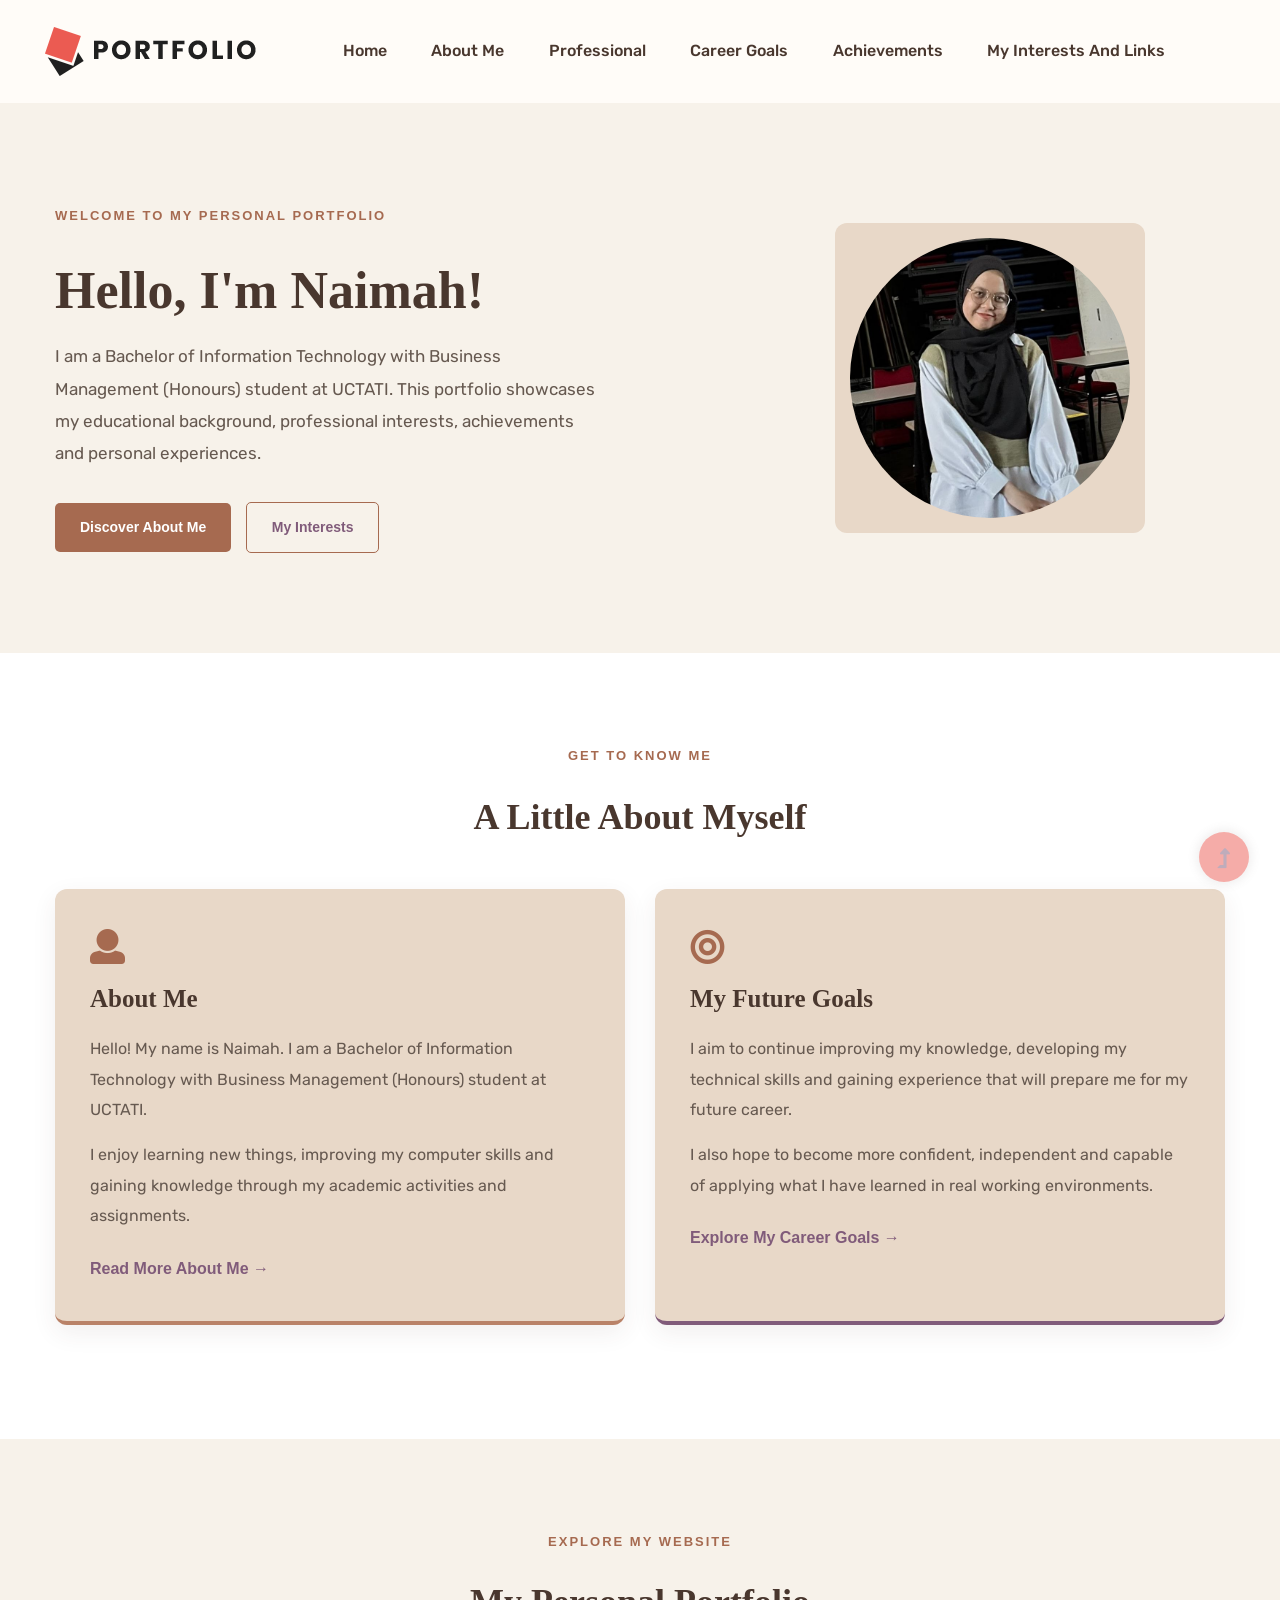
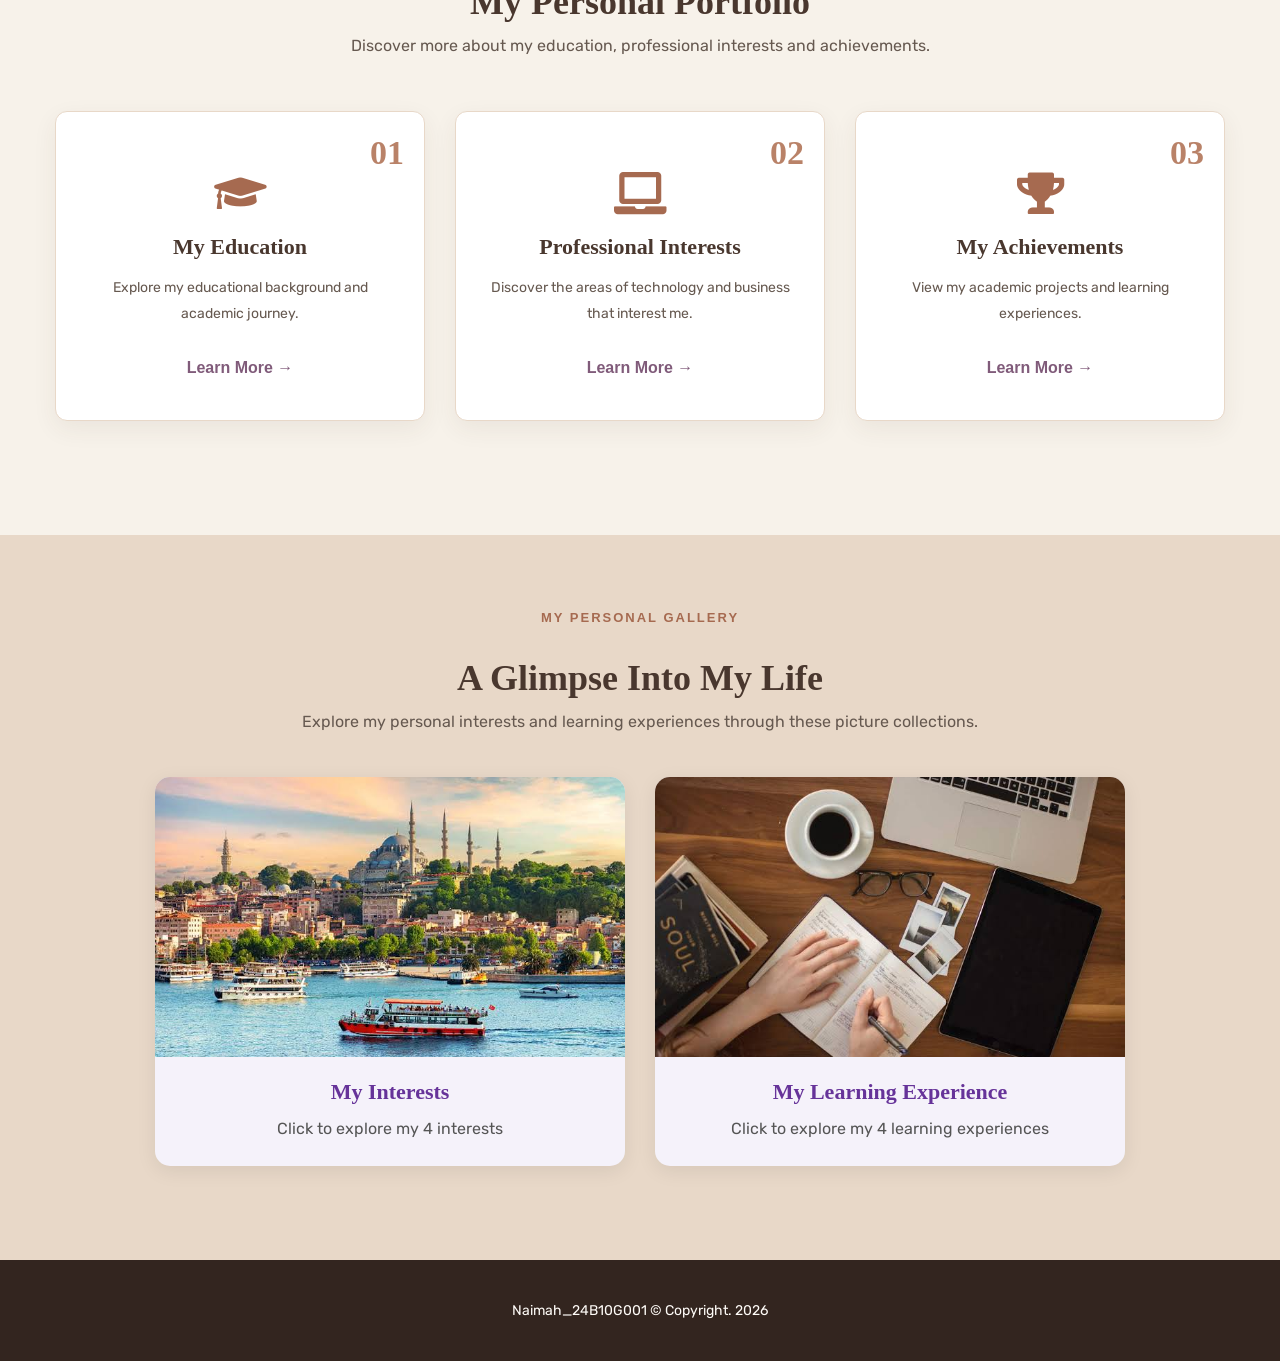
<file: index.html>
<!doctype html>
<html class="no-js" lang="zxx">
    <head>
        <meta charset="utf-8">
        <meta http-equiv="x-ua-compatible" content="ie=edge">
        <title>Home - My Personal Portfolio</title>
        <meta name="description" content="">
        <meta name="viewport" content="width=device-width, initial-scale=1">
        <link rel="manifest" href="site.webmanifest">
		<link rel="shortcut icon" type="image/x-icon" href="assets/img/favicon.ico">

		<!-- CSS here -->
            <link rel="stylesheet" href="assets/css/bootstrap.min.css">
            <link rel="stylesheet" href="assets/css/owl.carousel.min.css">
            <link rel="stylesheet" href="assets/css/slicknav.css">
            <link rel="stylesheet" href="assets/css/flaticon.css">
            <link rel="stylesheet" href="assets/css/animate.min.css">
            <link rel="stylesheet" href="assets/css/magnific-popup.css">
            <link rel="stylesheet" href="assets/css/fontawesome-all.min.css">
            <link rel="stylesheet" href="assets/css/themify-icons.css">
            <link rel="stylesheet" href="assets/css/slick.css">
            <link rel="stylesheet" href="assets/css/nice-select.css">
            <link rel="stylesheet" href="assets/css/style.css">
   </head>

   <body>
    <!-- Preloader Start -->
    <div id="preloader-active">
        <div class="preloader d-flex align-items-center justify-content-center">
            <div class="preloader-inner position-relative">
                <div class="preloader-circle"></div>
                <div class="preloader-img pere-text">
                    <img src="assets/img/logo/loder.jpg" alt="">
                </div>
            </div>
        </div>
    </div>
    <!-- Preloader Start -->
    <header>
        <!-- Header Start -->
        <div class="header-area">
                <div class="main-header  header-sticky">
                    <div class="container-fluid">
                        <div class="row align-items-center">
                            <!-- Logo -->
                            <div class="col-xl-2 col-lg-2 col-md-1">
                                <div class="logo">
                                    <a href="index.html"><img src="assets/img/logo/logo.png" alt=""></a>
                                </div>
                            </div>
                            <div class="col-xl-10 col-lg-10 col-md-10">
                                <div class="menu-main d-flex align-items-center justify-content-end">
                                    <!-- Main-menu -->
                                    <div class="main-menu f-right d-none d-lg-block">
                                        <nav>
<ul id="navigation">
<li><a href="index.html">Home</a></li>
<li><a href="about.html">About Me</a></li>
<li><a href="services.html">Professional</a></li>
<li><a href="contact.html">Career Goals</a></li>
<li><a href="blog.html">Achievements</a></li>
<li><a href="elements.html">My Interests and Links</a></li>
</ul>
</nav>
                                    </div>
                                    <div class="header-right-btn f-right d-none d-xl-block ml-20">
                                    </div>
                                </div>
                            </div>   
                            <!-- Mobile Menu -->
                            <div class="col-12">
                                <div class="mobile_menu d-block d-lg-none"></div>
                            </div>
                        </div>
                    </div>
                </div>
        </div>
        <!-- Header End -->
    </header>

<main class="home-design">

    <!-- WELCOME SECTION -->
    <section class="home-hero">
        <div class="container">
            <div class="row align-items-center">

                <div class="col-lg-7 col-md-12">
                    <span class="home-label">
                        WELCOME TO MY PERSONAL PORTFOLIO
                    </span>

                    <h1>Hello, I'm Naimah!</h1>

                    <p>
                        I am a Bachelor of Information Technology
                        with Business Management (Honours) student
                        at UCTATI. This portfolio showcases my
                        educational background, professional interests,
                        achievements and personal experiences.
                    </p>

                    <div style="margin-top:25px;">
                        <a href="about.html" class="home-button">
                            Discover About Me
                        </a>

                        <a href="elements.html"
                           class="home-button home-button-outline">
                            My Interests
                        </a>
                    </div>
                </div>

                <div class="col-lg-5 col-md-12">
                    <div class="hero-photo-frame">
                        <img src="assets/img/service/photo_2026-10-31_23-58-29.jpg"
                             alt="Naimah's Personal Photo">
                    </div>
                </div>

            </div>
        </div>
    </section>


    <!-- ABOUT ME SECTION -->
    <section class="home-about">
        <div class="container">

            <div class="home-section-heading">
                <span class="home-label">GET TO KNOW ME</span>
                <h2>A Little About Myself</h2>
            </div>

            <div class="row">

                <!-- ABOUT ME CARD -->
                <div class="col-lg-6 mb-4">
                    <div class="about-card">

                        <i class="fas fa-user"></i>

                        <h3>About Me</h3>

                        <p>
                            Hello! My name is Naimah. I am a Bachelor of
                            Information Technology with Business Management
                            (Honours) student at UCTATI.
                        </p>

                        <p>
                            I enjoy learning new things, improving my
                            computer skills and gaining knowledge through
                            my academic activities and assignments.
                        </p>

                        <a href="about.html" class="home-text-link">
                            Read More About Me →
                        </a>

                    </div>
                </div>

                <!-- FUTURE GOALS CARD -->
                <div class="col-lg-6 mb-4">
                    <div class="about-card goal-card">

                        <i class="fas fa-bullseye"></i>

                        <h3>My Future Goals</h3>

                        <p>
                            I aim to continue improving my knowledge,
                            developing my technical skills and gaining
                            experience that will prepare me for my future career.
                        </p>

                        <p>
                            I also hope to become more confident, independent
                            and capable of applying what I have learned
                            in real working environments.
                        </p>

                        <a href="contact.html" class="home-text-link">
                            Explore My Career Goals →
                        </a>

                    </div>
                </div>

            </div>
        </div>
    </section>


    <!-- PORTFOLIO SECTION -->
    <section class="home-explore">
        <div class="container">

            <div class="home-section-heading">
                <span class="home-label">EXPLORE MY WEBSITE</span>
                <h2>My Personal Portfolio</h2>

                <p>
                    Discover more about my education, professional interests
                    and achievements.
                </p>
            </div>

            <div class="row">

                <!-- EDUCATION -->
                <div class="col-lg-4 col-md-6 mb-4">
                    <div class="portfolio-card">

                        <span class="card-number">01</span>

                        <i class="fas fa-graduation-cap"></i>

                        <h4>My Education</h4>

                        <p>
                            Explore my educational background and academic journey.
                        </p>

                        <a href="about.html" class="home-text-link">
                            Learn More →
                        </a>

                    </div>
                </div>

                <!-- PROFESSIONAL INTERESTS -->
                <div class="col-lg-4 col-md-6 mb-4">
                    <div class="portfolio-card">

                        <span class="card-number">02</span>

                        <i class="fas fa-laptop"></i>

                        <h4>Professional Interests</h4>

                        <p>
                            Discover the areas of technology and business
                            that interest me.
                        </p>

                        <a href="services.html" class="home-text-link">
                            Learn More →
                        </a>

                    </div>
                </div>

                <!-- ACHIEVEMENTS -->
                <div class="col-lg-4 col-md-6 mb-4">
                    <div class="portfolio-card">

                        <span class="card-number">03</span>

                        <i class="fas fa-trophy"></i>

                        <h4>My Achievements</h4>

                        <p>
                            View my academic projects and learning experiences.
                        </p>

                        <a href="blog.html" class="home-text-link">
                            Learn More →
                        </a>

                    </div>
                </div>

            </div>
        </div>
    </section>


    

<!-- PERSONAL GALLERY -->
<section class="home-gallery">
    <div class="container">

        <div class="home-section-heading">
            <span class="home-label">MY PERSONAL GALLERY</span>
            <h2>A Glimpse Into My Life</h2>
            <p>
                Explore my personal interests and learning experiences
                through these picture collections.
            </p>
        </div>

        <div class="row justify-content-center">

            <!-- MY INTERESTS CARD -->
            <div class="col-lg-5 col-md-6 mb-4">

                <div class="gallery-popup-group interest-gallery">

                    <a href="assets/img/gallery/travelling.jfif"
                       class="gallery-main-card">

                        <img src="assets/img/gallery/travelling.jfif"
                             alt="My Interests">

                        <div class="gallery-card-content">
                            <h3>My Interests</h3>
                            <p>Click to explore my 4 interests</p>
                        </div>

                    </a>

                    <a href="assets/img/gallery/reading.jfif"
                       class="gallery-hidden"></a>

                    <a href="assets/img/gallery/music.jfif"
                       class="gallery-hidden"></a>

                    <a href="assets/img/gallery/movies.jfif"
                       class="gallery-hidden"></a>

                </div>
            </div>


            <!-- MY LEARNING EXPERIENCE CARD -->
            <div class="col-lg-5 col-md-6 mb-4">

                <div class="gallery-popup-group learning-gallery">

                    <a href="assets/img/gallery/Studying.jfif"
                       class="gallery-main-card">

                        <img src="assets/img/gallery/Studying.jfif"
                             alt="My Learning Experience">

                        <div class="gallery-card-content">
                            <h3>My Learning Experience</h3>
                            <p>Click to explore my 4 learning experiences</p>
                        </div>

                    </a>

                    <a href="assets/img/gallery/Assigments.jfif"
                       class="gallery-hidden"></a>

                    <a href="assets/img/gallery/Group Projects.jfif"
                       class="gallery-hidden"></a>

                    <a href="assets/img/gallery/Presentations.jfif"
                       class="gallery-hidden"></a>

                </div>
            </div>

        </div>
    </div>
</section>



</main>

   <footer class="simple-footer">
    <div class="container text-center">
        <p>Naimah_24B10G001 © Copyright. 2026</p>
    </div>
</footer>
    <!-- Scroll Up -->
    <div id="back-top" >
        <a title="Go to Top" href="#"> <i class="fas fa-level-up-alt"></i></a>
    </div>

    <!-- JS here -->
		<!-- All JS Custom Plugins Link Here here -->
        <script src="./assets/js/vendor/modernizr-3.5.0.min.js"></script>
		<!-- Jquery, Popper, Bootstrap -->
		<script src="./assets/js/vendor/jquery-1.12.4.min.js"></script>
        <script src="./assets/js/popper.min.js"></script>
        <script src="./assets/js/bootstrap.min.js"></script>
	    <!-- Jquery Mobile Menu -->
        <script src="./assets/js/jquery.slicknav.min.js"></script>

		<!-- Jquery Slick , Owl-Carousel Plugins -->
        <script src="./assets/js/owl.carousel.min.js"></script>
        <script src="./assets/js/slick.min.js"></script>
		<!-- One Page, Animated-HeadLin -->
        <script src="./assets/js/wow.min.js"></script>
		<script src="./assets/js/animated.headline.js"></script>
        <script src="./assets/js/jquery.magnific-popup.js"></script>

		<!-- Nice-select, sticky -->
        <script src="./assets/js/jquery.nice-select.min.js"></script>
		<script src="./assets/js/jquery.sticky.js"></script>
        
        <!-- contact js -->
        <script src="./assets/js/contact.js"></script>
        <script src="./assets/js/jquery.form.js"></script>
        <script src="./assets/js/jquery.validate.min.js"></script>
        <script src="./assets/js/mail-script.js"></script>
        <script src="./assets/js/jquery.ajaxchimp.min.js"></script>
        
		<!-- Jquery Plugins, main Jquery -->	
        <script src="./assets/js/plugins.js"></script>
        <script src="./assets/js/main.js"></script>



<script>
$(document).ready(function() {

    $('.interest-gallery').magnificPopup({
        delegate: 'a',
        type: 'image',
        closeBtnInside: false,
        showCloseBtn: true,
        closeMarkup: '<button title="Close (Esc)" type="button" class="mfp-close">&times;</button>',
        gallery: {
            enabled: true,
            tPrev: 'Previous',
            tNext: 'Next'
        }
    });

    $('.learning-gallery').magnificPopup({
        delegate: 'a',
        type: 'image',
        closeBtnInside: false,
        showCloseBtn: true,
        closeMarkup: '<button title="Close (Esc)" type="button" class="mfp-close">&times;</button>',
        gallery: {
            enabled: true,
            tPrev: 'Previous',
            tNext: 'Next'
        }
    });

});
</script>

       
    </body>
</html>
</file>
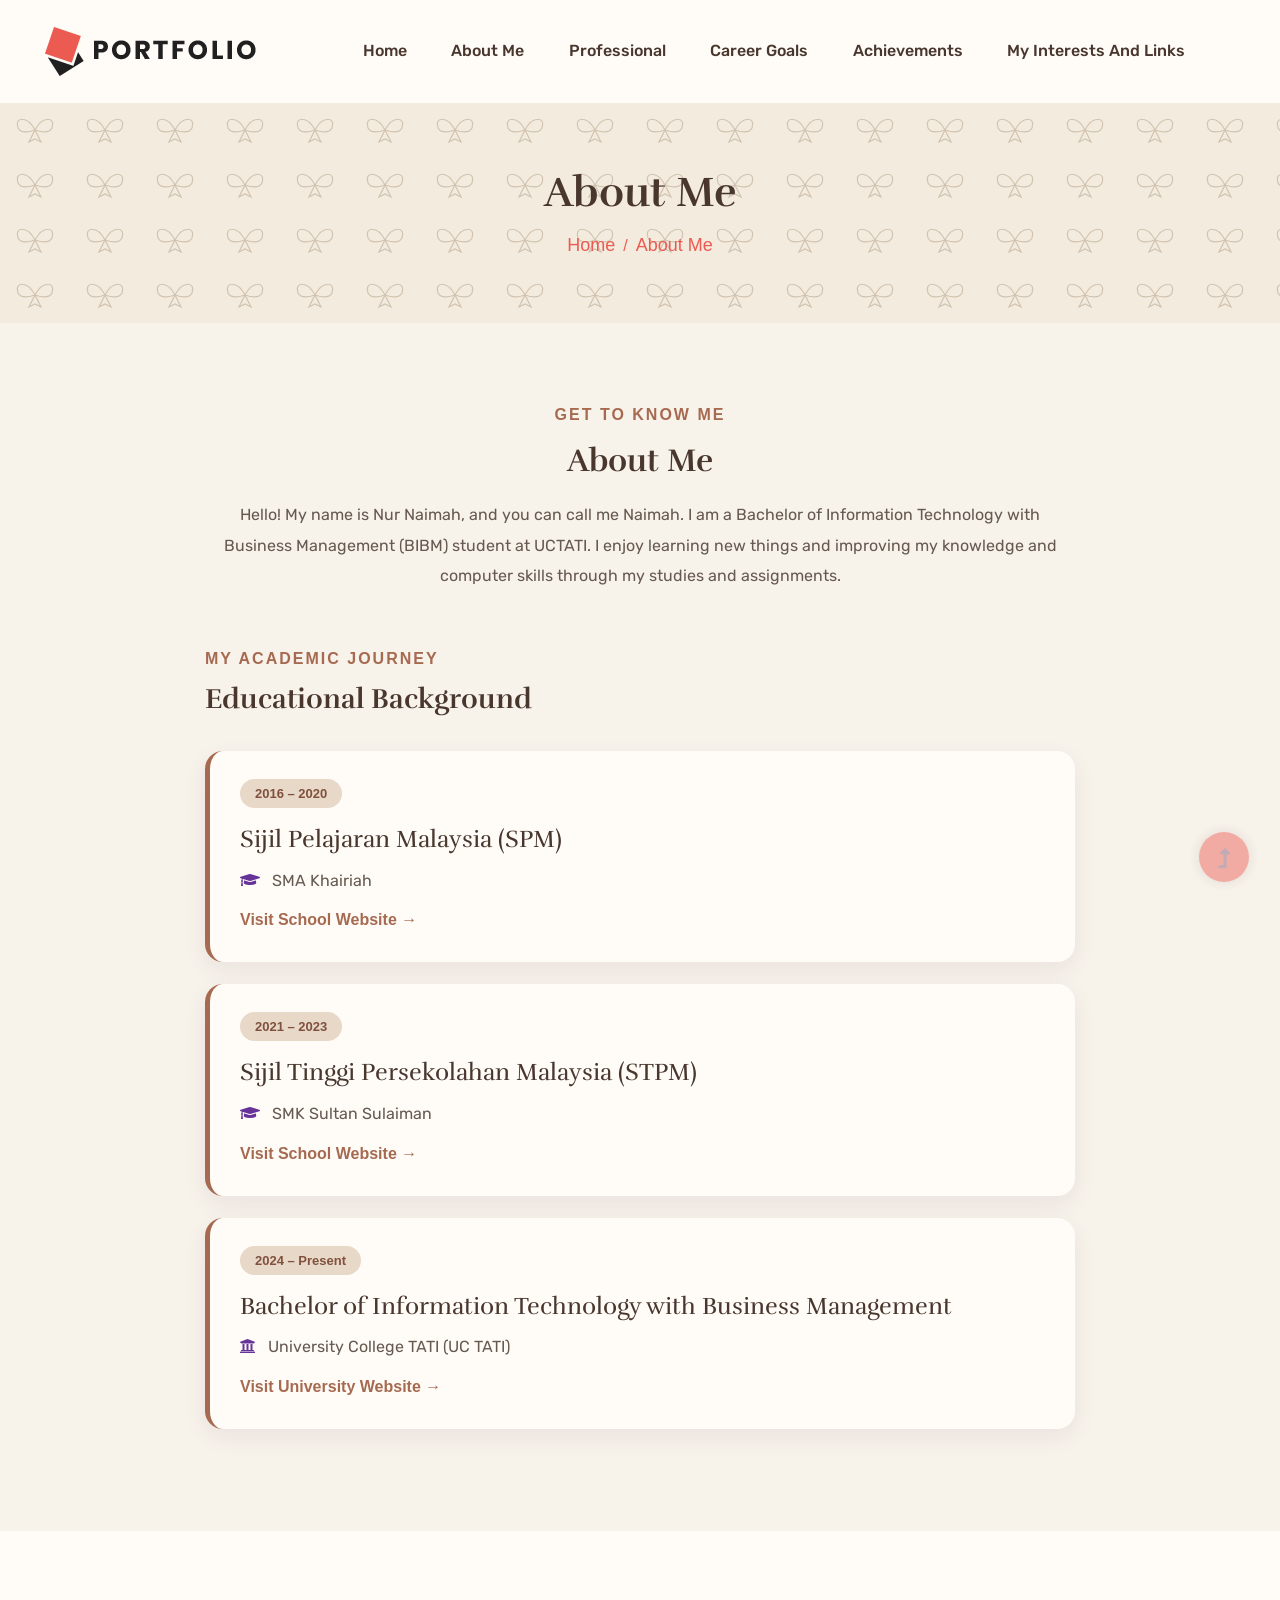
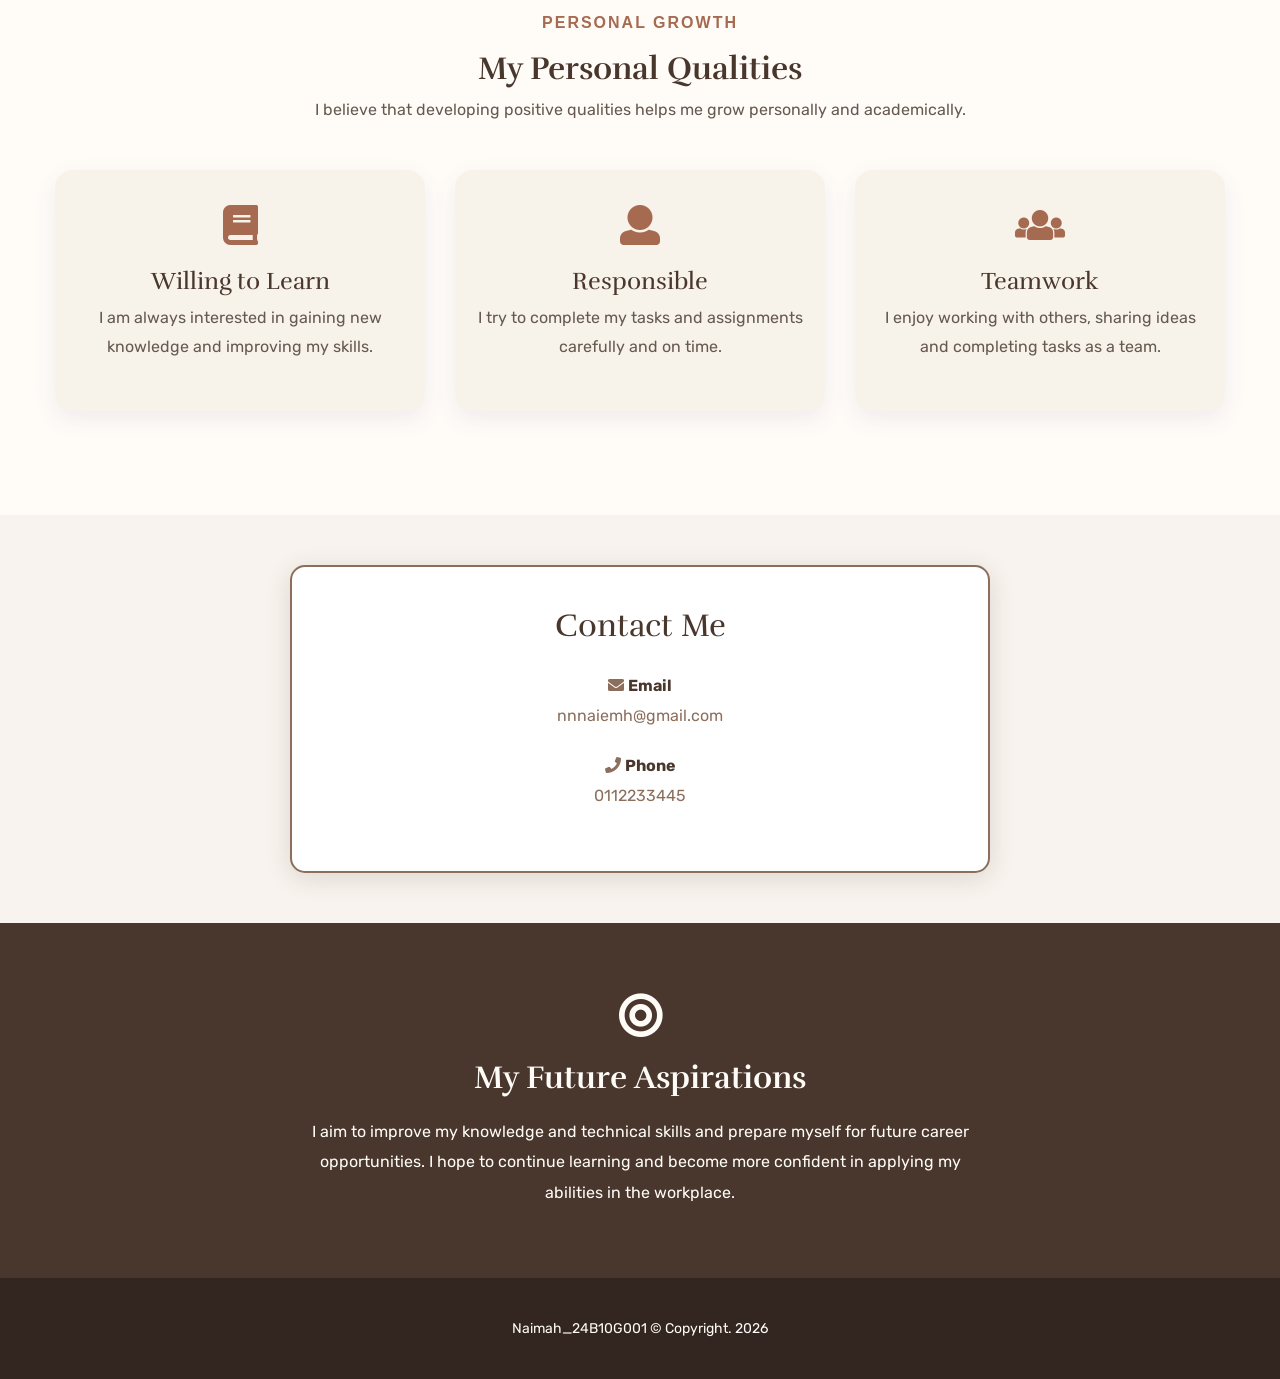
<file: about.html>
<!doctype html>
<html class="no-js" lang="zxx">
    <head>
        <meta charset="utf-8">
        <meta http-equiv="x-ua-compatible" content="ie=edge">
        <title>About Me - My Personal Portfolio</title>
        <meta name="description" content="">
        <meta name="viewport" content="width=device-width, initial-scale=1">
        <link rel="manifest" href="site.webmanifest">
		<link rel="shortcut icon" type="image/x-icon" href="assets/img/favicon.ico">

		<!-- CSS here -->
            <link rel="stylesheet" href="assets/css/bootstrap.min.css">
            <link rel="stylesheet" href="assets/css/owl.carousel.min.css">
            <link rel="stylesheet" href="assets/css/slicknav.css">
            <link rel="stylesheet" href="assets/css/flaticon.css">
            <link rel="stylesheet" href="assets/css/animate.min.css">
            <link rel="stylesheet" href="assets/css/magnific-popup.css">
            <link rel="stylesheet" href="assets/css/fontawesome-all.min.css">
            <link rel="stylesheet" href="assets/css/themify-icons.css">
            <link rel="stylesheet" href="assets/css/slick.css">
            <link rel="stylesheet" href="assets/css/nice-select.css">
            <link rel="stylesheet" href="assets/css/style.css">
   </head>

   <body>
    <!-- Preloader Start -->
    <div id="preloader-active">
        <div class="preloader d-flex align-items-center justify-content-center">
            <div class="preloader-inner position-relative">
                <div class="preloader-circle"></div>
                <div class="preloader-img pere-text">
    <img src="assets/img/logo/loder.jpg" alt="">
</div>
            </div>
        </div>
    </div>
    <!-- Preloader Start -->
    <header>
        <!-- Header Start -->
        <div class="header-area">
                <div class="main-header  header-sticky">
                    <div class="container-fluid">
                        <div class="row align-items-center">
                            <!-- Logo -->
                            <div class="col-xl-2 col-lg-2 col-md-1">
                                <div class="logo">
                                    <a href="index.html"><img src="assets/img/logo/logo.png" alt=""></a>
                                </div>
                            </div>
                            <div class="col-xl-10 col-lg-10 col-md-10">
                                <div class="menu-main d-flex align-items-center justify-content-end">
                                    <!-- Main-menu -->
                                    <div class="main-menu f-right d-none d-lg-block">
                                        <nav>
<ul id="navigation">
<li><a href="index.html">Home</a></li>
<li><a href="about.html">About Me</a></li>
<li><a href="services.html">Professional</a></li>
<li><a href="contact.html">Career Goals</a></li>
<li><a href="blog.html">Achievements</a></li>
<li><a href="elements.html">My Interests and Links</a></li>
</ul>
</nav>
                                    </div>
                                </div>
                            </div>   
                            <!-- Mobile Menu -->
                            <div class="col-12">
                                <div class="mobile_menu d-block d-lg-none"></div>
                            </div>
                        </div>
                    </div>
                </div>
        </div>
        <!-- Header End -->
    </header>
    <main>

        <!-- Hero Start -->
        <div class="slider-area ">
            <div class="slider-height2 d-flex align-items-center">
                <div class="container">
                    <div class="row">
                        <div class="col-xl-12">
                            <div class="hero-cap">
                               <h2 style="color:#663399; font-size:42px; font-weight:700;">
    About Me
</h2>
                                <nav aria-label="breadcrumb ">
                                    <ol class="breadcrumb">
                                    <li class="breadcrumb-item"><a href="index.html">Home</a></li>
                                    <li class="breadcrumb-item"><a href="#">About me</a></li> 
                                    </ol>
                                </nav>
                            </div>
                        </div>
                    </div>
                </div>
            </div>
        </div>
        <!-- Hero End -->
        
<!-- Modern About Me Section Start -->
<section class="about-intro-section">
    <div class="container">
        <div class="row justify-content-center">
            <div class="col-lg-9">

                <div style="text-align:center; margin-bottom:55px;">
                    <span style="color:#663399; font-weight:bold;
                                 letter-spacing:2px;">
                        GET TO KNOW ME
                    </span>

                    <h2 style="color:#332044; font-weight:700;
                               margin:15px 0 20px;">
                        About Me
                    </h2>

                    <p style="color:#555; line-height:1.9;
                              font-size:16px;">
                        Hello! My name is Nur Naimah, and you can call me
                        Naimah. I am a Bachelor of Information Technology
                        with Business Management (BIBM) student at UCTATI.
                        I enjoy learning new things and improving my
                        knowledge and computer skills through my studies
                        and assignments.
                    </p>
                </div>

                <div style="margin-bottom:35px;">
                    <span style="color:#663399; font-weight:bold;
                                 letter-spacing:2px;">
                        MY ACADEMIC JOURNEY
                    </span>

                    <h3 style="color:#332044; font-weight:700;
                               margin-top:12px;">
                        Educational Background
                    </h3>
                </div>

                <!-- Education 1 -->
                <div style="background:#FFFFFF; border-radius:16px;
                            padding:30px; margin-bottom:22px;
                            border-left:5px solid #663399;
                            box-shadow:0 8px 25px rgba(65,35,90,0.07);">

                    <span style="background:#E9DDF7; color:#663399;
                                 padding:7px 15px; border-radius:20px;
                                 font-size:13px; font-weight:bold;">
                        2016 – 2020
                    </span>

                    <h4 style="color:#332044; margin-top:20px;">
                        Sijil Pelajaran Malaysia (SPM)
                    </h4>

                    <p style="color:#666; margin:12px 0;">
                        <i class="fas fa-graduation-cap"
                           style="color:#663399;"></i>
                        &nbsp; SMA Khairiah
                    </p>

                    <a href="https://sites.google.com/moe-dl.edu.my/khairiah"
                       target="_blank"
                       style="color:#663399; font-weight:bold;">
                        Visit School Website →
                    </a>
                </div>

                <!-- Education 2 -->
                <div style="background:#FFFFFF; border-radius:16px;
                            padding:30px; margin-bottom:22px;
                            border-left:5px solid #663399;
                            box-shadow:0 8px 25px rgba(65,35,90,0.07);">

                    <span style="background:#E9DDF7; color:#663399;
                                 padding:7px 15px; border-radius:20px;
                                 font-size:13px; font-weight:bold;">
                        2021 – 2023
                    </span>

                    <h4 style="color:#332044; margin-top:20px;">
                        Sijil Tinggi Persekolahan Malaysia (STPM)
                    </h4>

                    <p style="color:#666; margin:12px 0;">
                        <i class="fas fa-graduation-cap"
                           style="color:#663399;"></i>
                        &nbsp; SMK Sultan Sulaiman
                    </p>

                    <a href="https://sulaimanian.wordpress.com/2009/08/28/laman-web-rasmi-smk-sultan-sulaiman/"
                       target="_blank"
                       style="color:#663399; font-weight:bold;">
                        Visit School Website →
                    </a>
                </div>

                <!-- Education 3 -->
                <div style="background:#FFFFFF; border-radius:16px;
                            padding:30px; margin-bottom:22px;
                            border-left:5px solid #663399;
                            box-shadow:0 8px 25px rgba(65,35,90,0.07);">

                    <span style="background:#663399; color:#FFFFFF;
                                 padding:7px 15px; border-radius:20px;
                                 font-size:13px; font-weight:bold;">
                        2024 – Present
                    </span>

                    <h4 style="color:#332044; margin-top:20px;">
                        Bachelor of Information Technology with Business Management
                    </h4>

                    <p style="color:#666; margin:12px 0;">
                        <i class="fas fa-university"
                           style="color:#663399;"></i>
                        &nbsp; University College TATI (UC TATI)
                    </p>

                    <a href="https://www.uctati.edu.my/"
                       target="_blank"
                       style="color:#663399; font-weight:bold;">
                        Visit University Website →
                    </a>
                </div>

            </div>
        </div>
    </div>
</section>
<!-- Modern About Me Section End -->

       
<!-- Modern Personal Qualities Section Start -->
<section class="about-qualities-section">
    <div class="container">

        <div class="text-center" style="margin-bottom:45px;">
            <span style="color:#663399; font-weight:bold;
                         letter-spacing:2px;">
                PERSONAL GROWTH
            </span>

            <h2 style="color:#332044; font-weight:700;
                       margin-top:15px;">
                My Personal Qualities
            </h2>

            <p style="color:#555; line-height:1.8;">
                I believe that developing positive qualities helps me
                grow personally and academically.
            </p>
        </div>

        <div class="row justify-content-center">

            <!-- Willing to Learn -->
            <div class="col-lg-4 col-md-6 mb-4">
                <div style="background:#F8F5FC; padding:35px 20px;
                            border-radius:18px; text-align:center;
                            height:100%;
                            box-shadow:0 8px 25px rgba(65,35,90,0.08);">

                    <i class="fas fa-book"
                       style="font-size:40px; color:#663399;"></i>

                    <h4 style="color:#663399; margin-top:20px;">
                        Willing to Learn
                    </h4>

                    <p style="color:#555; line-height:1.8;">
                        I am always interested in gaining new knowledge
                        and improving my skills.
                    </p>
                </div>
            </div>

            <!-- Responsible -->
            <div class="col-lg-4 col-md-6 mb-4">
                <div style="background:#F3EEFF; padding:35px 20px;
                            border-radius:18px; text-align:center;
                            height:100%;
                            box-shadow:0 8px 25px rgba(65,35,90,0.08);">

                    <i class="fas fa-user"
                       style="font-size:40px; color:#663399;"></i>

                    <h4 style="color:#663399; margin-top:20px;">
                        Responsible
                    </h4>

                    <p style="color:#555; line-height:1.8;">
                        I try to complete my tasks and assignments
                        carefully and on time.
                    </p>
                </div>
            </div>

            <!-- Teamwork -->
            <div class="col-lg-4 col-md-6 mb-4">
                <div style="background:#F8F5FC; padding:35px 20px;
                            border-radius:18px; text-align:center;
                            height:100%;
                            box-shadow:0 8px 25px rgba(65,35,90,0.08);">

                    <i class="fas fa-users"
                       style="font-size:40px; color:#663399;"></i>

                    <h4 style="color:#663399; margin-top:20px;">
                        Teamwork
                    </h4>

                    <p style="color:#555; line-height:1.8;">
                        I enjoy working with others, sharing ideas
                        and completing tasks as a team.
                    </p>
                </div>
            </div>

        </div>
    </div>
</section>
<!-- Modern Personal Qualities Section End -->

<!-- Contact Me Card -->
<section class="contact-card-section">
    <div class="container">
        <div class="contact-card">
            <h2>Contact Me</h2>

            <p>
                <i class="fas fa-envelope"></i>
                <strong>Email</strong><br>
                <a href="mailto:nnnaiemh@gmail.com">
                    nnnaiemh@gmail.com
                </a>
            </p>

            <p>
                <i class="fas fa-phone"></i>
                <strong>Phone</strong><br>
                <a href="tel:0112233445">
                    0112233445
                </a>
            </p>
        </div>
    </div>
</section>

<!-- Modern Future Aspirations Section Start -->
<section class="about-aspirations-section">
    <div class="container text-center">

        <i class="fas fa-bullseye"
           style="font-size:45px; color:#FFFFFF;"></i>

        <h2 style="color:#FFFFFF; font-weight:700;
                   margin:20px 0;">
            My Future Aspirations
        </h2>

        <p style="color:#FFFFFF; line-height:1.9;
                  max-width:700px; margin:auto;">
            I aim to improve my knowledge and technical skills
            and prepare myself for future career opportunities.
            I hope to continue learning and become more confident
            in applying my abilities in the workplace.
        </p>

    </div>
</section>
<!-- Modern Future Aspirations Section End -->

    </main>
   <footer class="simple-footer">
    <div class="container text-center">
        <p>Naimah_24B10G001 © Copyright. 2026</p>
    </div>
</footer>
    <!-- Scroll Up -->
    <div id="back-top" >
        <a title="Go to Top" href="#"> <i class="fas fa-level-up-alt"></i></a>
    </div>


    <!-- JS here -->
		<!-- All JS Custom Plugins Link Here here -->
        <script src="./assets/js/vendor/modernizr-3.5.0.min.js"></script>
		<!-- Jquery, Popper, Bootstrap -->
		<script src="./assets/js/vendor/jquery-1.12.4.min.js"></script>
        <script src="./assets/js/popper.min.js"></script>
        <script src="./assets/js/bootstrap.min.js"></script>
	    <!-- Jquery Mobile Menu -->
        <script src="./assets/js/jquery.slicknav.min.js"></script>

		<!-- Jquery Slick , Owl-Carousel Plugins -->
        <script src="./assets/js/owl.carousel.min.js"></script>
        <script src="./assets/js/slick.min.js"></script>
		<!-- One Page, Animated-HeadLin -->
        <script src="./assets/js/wow.min.js"></script>
		<script src="./assets/js/animated.headline.js"></script>
        <script src="./assets/js/jquery.magnific-popup.js"></script>

		<!-- Nice-select, sticky -->
        <script src="./assets/js/jquery.nice-select.min.js"></script>
		<script src="./assets/js/jquery.sticky.js"></script>
        
        <!-- contact js -->
        <script src="./assets/js/contact.js"></script>
        <script src="./assets/js/jquery.form.js"></script>
        <script src="./assets/js/jquery.validate.min.js"></script>
        <script src="./assets/js/mail-script.js"></script>
        <script src="./assets/js/jquery.ajaxchimp.min.js"></script>
        
		<!-- Jquery Plugins, main Jquery -->	
        <script src="./assets/js/plugins.js"></script>
        <script src="./assets/js/main.js"></script>
        
    </body>
</html>
</file>
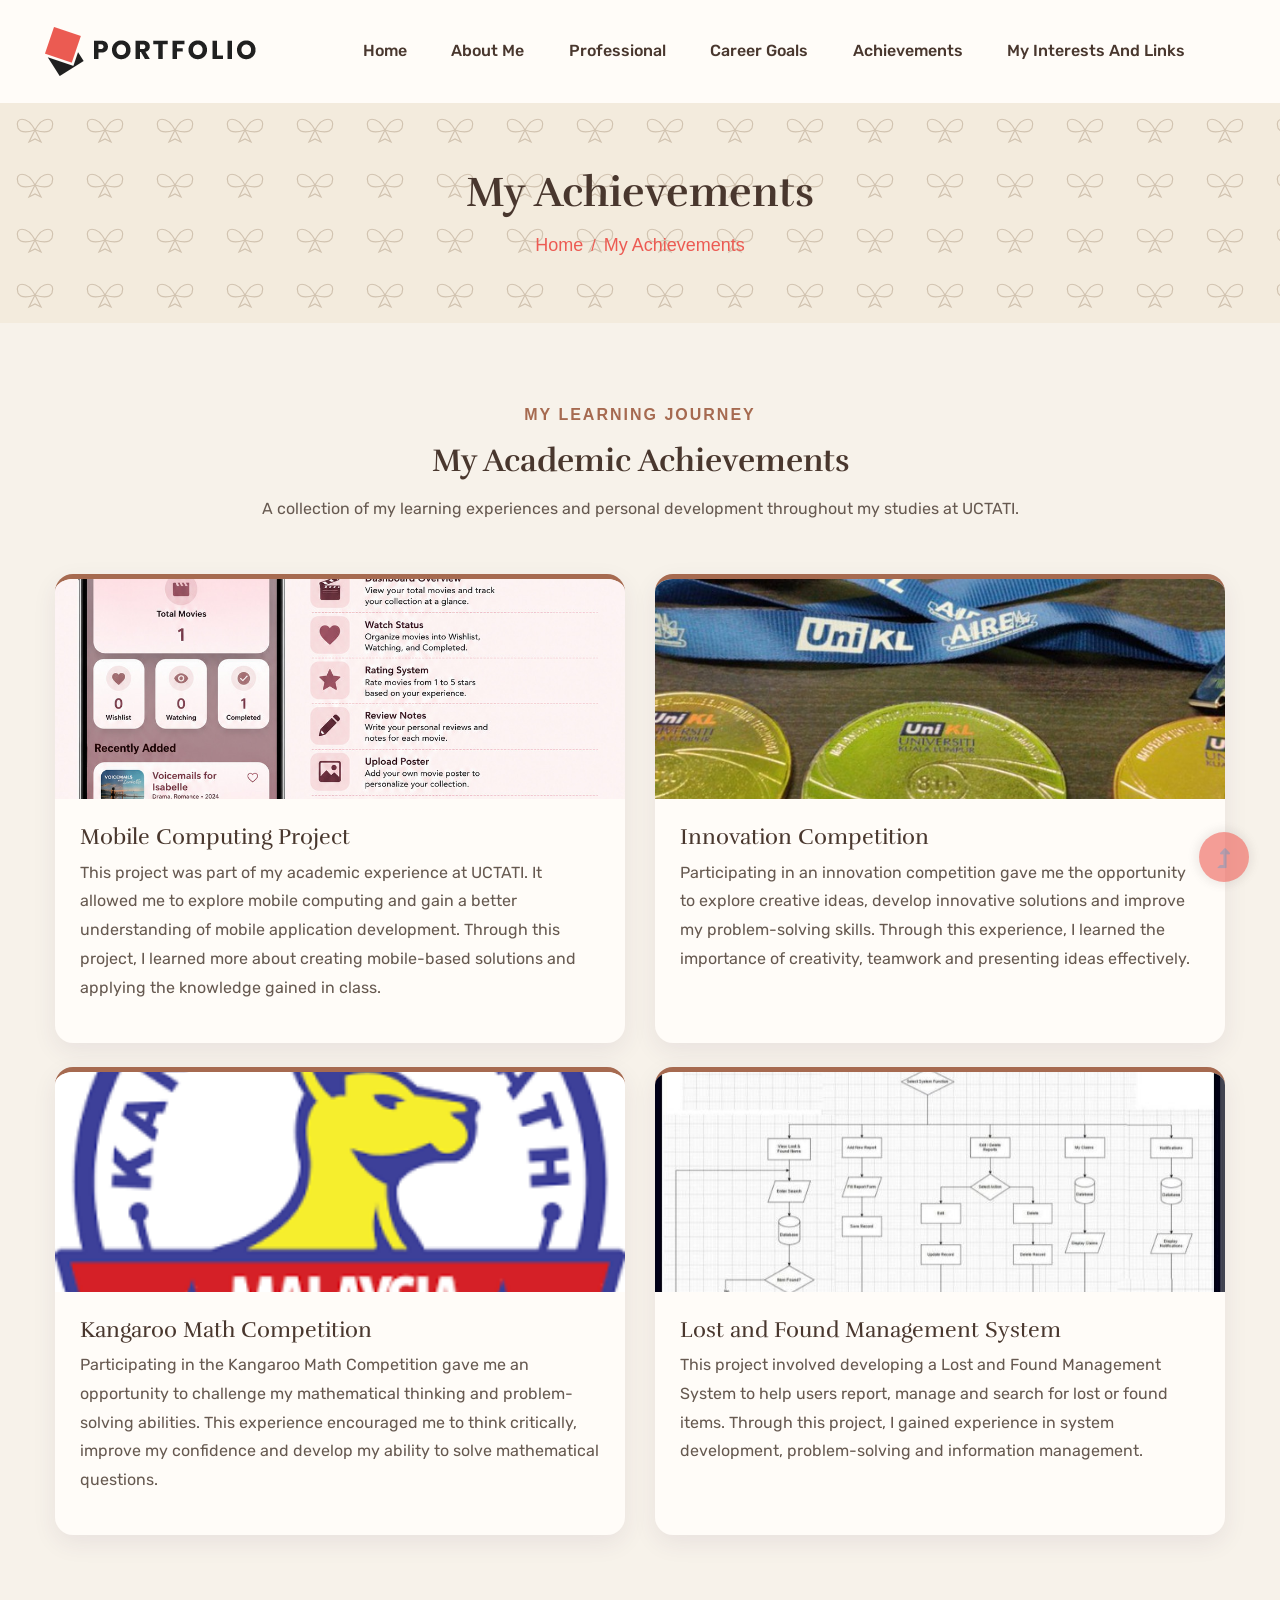
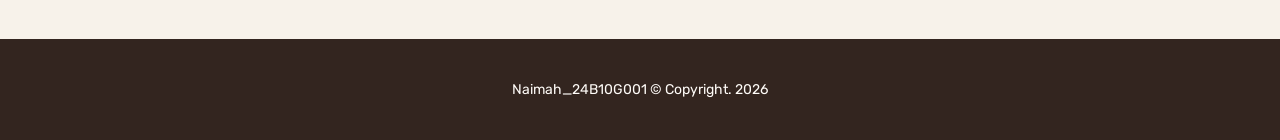
<file: blog.html>
<!doctype html>
<html class="no-js" lang="zxx">

<head>
    <meta charset="utf-8">
    <meta http-equiv="x-ua-compatible" content="ie=edge">
    <title>Achievements - My Personal Portfolio</title>
    <meta name="description" content="">
    <meta name="viewport" content="width=device-width, initial-scale=1">
    <link rel="shortcut icon" type="image/x-icon" href="assets/img/favicon.ico">

    <!-- CSS here -->
        <link rel="stylesheet" href="assets/css/bootstrap.min.css">
        <link rel="stylesheet" href="assets/css/owl.carousel.min.css">
        <link rel="stylesheet" href="assets/css/slicknav.css">
        <link rel="stylesheet" href="assets/css/animate.min.css">
        <link rel="stylesheet" href="assets/css/magnific-popup.css">
        <link rel="stylesheet" href="assets/css/fontawesome-all.min.css">
        <link rel="stylesheet" href="assets/css/themify-icons.css">
        <link rel="stylesheet" href="assets/css/themify-icons.css">
        <link rel="stylesheet" href="assets/css/slick.css">
        <link rel="stylesheet" href="assets/css/nice-select.css">
        <link rel="stylesheet" href="assets/css/style.css">
        <link rel="stylesheet" href="assets/css/responsive.css">
</head>

<body>
    <!-- Preloader Start -->
    <div id="preloader-active">
        <div class="preloader d-flex align-items-center justify-content-center">
            <div class="preloader-inner position-relative">
                <div class="preloader-circle"></div>
                <div class="preloader-img pere-text">
                    <img src="assets/img/logo/loder.jpg" alt="">
                </div>
            </div>
        </div>
    </div>
    <!-- Preloader Start -->
    <header>
        <!-- Header Start -->
        <div class="header-area">
                <div class="main-header  header-sticky">
                    <div class="container-fluid">
                        <div class="row align-items-center">
                            <!-- Logo -->
                            <div class="col-xl-2 col-lg-2 col-md-1">
                                <div class="logo">
                                    <a href="index.html"><img src="assets/img/logo/logo.png" alt=""></a>
                                </div>
                            </div>
                            <div class="col-xl-10 col-lg-10 col-md-10">
                                <div class="menu-main d-flex align-items-center justify-content-end">
                                    <!-- Main-menu -->
                                    <div class="main-menu f-right d-none d-lg-block">
                                        <nav>
<ul id="navigation">
<li><a href="index.html">Home</a></li>
<li><a href="about.html">About Me</a></li>
<li><a href="services.html">Professional</a></li>
<li><a href="contact.html">Career Goals</a></li>
<li><a href="blog.html">Achievements</a></li>
<li><a href="elements.html">My Interests and Links</a></li>
</ul>
</nav>
                                    </div>
                                </div>
                            </div>   
                            <!-- Mobile Menu -->
                            <div class="col-12">
                                <div class="mobile_menu d-block d-lg-none"></div>
                            </div>
                        </div>
                    </div>
                </div>
        </div>
        <!-- Header End -->
    </header>
    <main>

        <!-- Hero Start -->
        <div class="slider-area ">
            <div class="slider-height2 d-flex align-items-center">
                <div class="container">
                   <div class="row justify-content-center">
                        <div class="col-xl-12">
                            <div class="hero-cap">
                                <h2 style="color:#663399; font-size:42px; font-weight:700;">
    My Achievements
</h2>
                                <nav aria-label="breadcrumb ">
                                    <ol class="breadcrumb">
                                    <li class="breadcrumb-item"><a href="index.html">Home</a></li>
                                   <li class="breadcrumb-item"><a href="blog.html">My Achievements</a></li>
                                    </ol>
                                </nav>
                            </div>
                        </div>
                    </div>
                </div>
            </div>
        </div>
        <!-- Hero End -->
        <!--================Blog Area =================-->
        <!-- Achievements Section Start -->
<section class="achievements-section">
    <div class="container">

        <div class="text-center" style="margin-bottom:50px;">
            <span style="color:#663399; font-weight:bold; letter-spacing:2px;">
                MY LEARNING JOURNEY
            </span>

            <h2 style="color:#332044; font-weight:700; margin:15px 0;">
                My Academic Achievements
            </h2>

            <p style="color:#555; line-height:1.8;">
                A collection of my learning experiences and personal development
                throughout my studies at UCTATI.
            </p>
        </div>

        <div class="row">

            <!-- Achievement 1 -->
            <div class="col-lg-6 col-md-6 mb-4">
                <div style="background:#FFFFFF; border-top:5px solid #663399;
                            border-radius:15px; overflow:hidden;
                            box-shadow:0 8px 25px rgba(65,35,90,0.08); height:100%;">
                    <img src="assets/img/blog/PosterMovieCollectionManager.jpg"
     alt="Mobile Computing Project"
     style="width:100%; height:220px; object-fit:cover;">
                    <div style="padding:25px;">
                        <h3 style="color:#663399; font-size:22px;">
                            Mobile Computing Project
                        </h3>
                        <p style="color:#555; line-height:1.8;">
                            This project was part of my academic experience at UCTATI.
                            It allowed me to explore mobile computing and gain a better
                            understanding of mobile application development. Through
                            this project, I learned more about creating mobile-based
                            solutions and applying the knowledge gained in class.
                        </p>
                    </div>
                </div>
            </div>

            <!-- Achievement 2 -->
            <div class="col-lg-6 col-md-6 mb-4">
                <div style="background:#FFFFFF; border-top:5px solid #663399;
                            border-radius:15px; overflow:hidden;
                            box-shadow:0 8px 25px rgba(65,35,90,0.08); height:100%;">
                  <img src="assets/img/blog/Innovation.jpg"
     alt="Innovation Competition"
     style="width:100%; height:220px; object-fit:cover;">
                    <div style="padding:25px;">
                        <h3 style="color:#663399; font-size:22px;">
    Innovation Competition
</h3>
                       <p style="color:#555; line-height:1.8;">
    Participating in an innovation competition gave me the
    opportunity to explore creative ideas, develop innovative
    solutions and improve my problem-solving skills. Through
    this experience, I learned the importance of creativity,
    teamwork and presenting ideas effectively.
</p>
                    </div>
                </div>
            </div>

            <!-- Achievement 3 -->
            <div class="col-lg-6 col-md-6 mb-4">
                <div style="background:#FFFFFF; border-top:5px solid #663399;
                            border-radius:15px; overflow:hidden;
                            box-shadow:0 8px 25px rgba(65,35,90,0.08); height:100%;">
                    <img src="assets/img/blog/images.png"
     alt="Kangaroo Math Competition"
     style="width:100%; height:220px; object-fit:cover;">
                    <div style="padding:25px;">
                        <h3 style="color:#663399; font-size:22px;">
    Kangaroo Math Competition
</h3>
                       <p style="color:#555; line-height:1.8;">
    Participating in the Kangaroo Math Competition gave me
    an opportunity to challenge my mathematical thinking
    and problem-solving abilities. This experience encouraged
    me to think critically, improve my confidence and develop
    my ability to solve mathematical questions.
</p>
                    </div>
                </div>
            </div>
	<!-- Achievement 4 -->
<div class="col-lg-6 col-md-6 mb-4">
    <div style="background:#FFFFFF; border-top:5px solid #663399;
                border-radius:15px; overflow:hidden;
                box-shadow:0 8px 25px rgba(65,35,90,0.08); height:100%;">

       <img src="assets/img/blog/Database.jpg"
     alt="Lost and Found Management System"
     style="width:100%; height:220px; object-fit:cover;">
        <div style="padding:25px;">
            <h3 style="color:#663399; font-size:22px;">
                Lost and Found Management System
            </h3>

            <p style="color:#555; line-height:1.8;">
                This project involved developing a Lost and Found
                Management System to help users report, manage and
                search for lost or found items. Through this project,
                I gained experience in system development,
                problem-solving and information management.
            </p>
        </div>
    </div>
</div>

        </div>
    </div>
</section>
<!-- Achievements Section End -->
        <!--================Blog Area =================-->

    </main>
<footer class="simple-footer">
    <div class="container text-center">
        <p>Naimah_24B10G001 © Copyright. 2026</p>
    </div>
</footer>
    <!-- Scroll Up -->
    <div id="back-top" >
        <a title="Go to Top" href="#"> <i class="fas fa-level-up-alt"></i></a>
    </div>

<!-- JS here -->
	
		<!-- All JS Custom Plugins Link Here here -->
        <script src="./assets/js/vendor/modernizr-3.5.0.min.js"></script>
		<!-- Jquery, Popper, Bootstrap -->
		<script src="./assets/js/vendor/jquery-1.12.4.min.js"></script>
        <script src="./assets/js/popper.min.js"></script>
        <script src="./assets/js/bootstrap.min.js"></script>
	    <!-- Jquery Mobile Menu -->
        <script src="./assets/js/jquery.slicknav.min.js"></script>

		<!-- Jquery Slick , Owl-Carousel Plugins -->
        <script src="./assets/js/owl.carousel.min.js"></script>
        <script src="./assets/js/slick.min.js"></script>
		<!-- One Page, Animated-HeadLin -->
        <script src="./assets/js/wow.min.js"></script>
		<script src="./assets/js/animated.headline.js"></script>
		
		<!-- Nice-select, sticky -->
        <script src="./assets/js/jquery.nice-select.min.js"></script>
		<script src="./assets/js/jquery.sticky.js"></script>
        <script src="./assets/js/jquery.magnific-popup.js"></script>

        <!-- contact js -->
        <script src="./assets/js/contact.js"></script>
        <script src="./assets/js/jquery.form.js"></script>
        <script src="./assets/js/jquery.validate.min.js"></script>
        <script src="./assets/js/mail-script.js"></script>
        <script src="./assets/js/jquery.ajaxchimp.min.js"></script>
        
		<!-- Jquery Plugins, main Jquery -->	
        <script src="./assets/js/plugins.js"></script>
        <script src="./assets/js/main.js"></script>
        
</body>
</html>
</file>
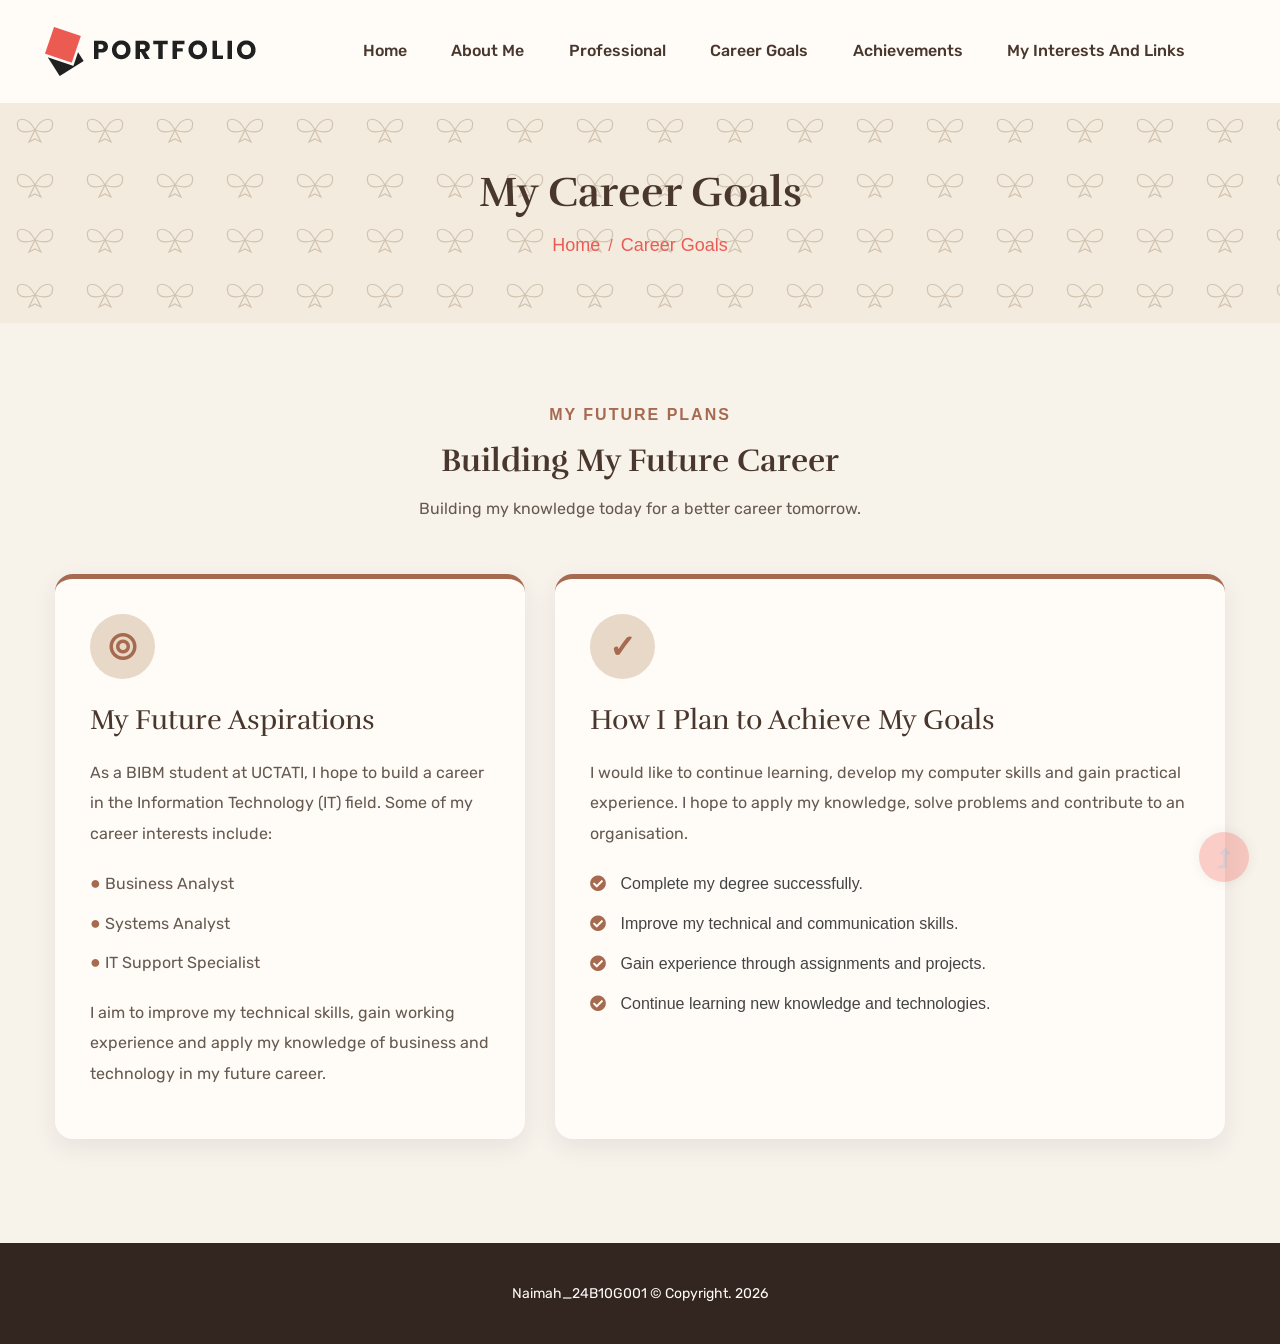
<file: contact.html>
<!doctype html>
<html class="no-js" lang="zxx">

<head>
    <meta charset="utf-8">
    <meta http-equiv="x-ua-compatible" content="ie=edge">
    <title>Career Goals - My Personal Portfolio</title>
    <meta name="description" content="">
    <meta name="viewport" content="width=device-width, initial-scale=1">
    <link rel="shortcut icon" type="image/x-icon" href="assets/img/favicon.ico">

   <!-- CSS here -->
        <link rel="stylesheet" href="assets/css/bootstrap.min.css">
        <link rel="stylesheet" href="assets/css/owl.carousel.min.css">
        <link rel="stylesheet" href="assets/css/slicknav.css">
        <link rel="stylesheet" href="assets/css/animate.min.css">
        <link rel="stylesheet" href="assets/css/magnific-popup.css">
        <link rel="stylesheet" href="assets/css/fontawesome-all.min.css">
        <link rel="stylesheet" href="assets/css/themify-icons.css">
        <link rel="stylesheet" href="assets/css/themify-icons.css">
        <link rel="stylesheet" href="assets/css/slick.css">
        <link rel="stylesheet" href="assets/css/nice-select.css">
        <link rel="stylesheet" href="assets/css/style.css">
</head>

<body>
    <!-- Preloader Start -->
    <div id="preloader-active">
        <div class="preloader d-flex align-items-center justify-content-center">
            <div class="preloader-inner position-relative">
                <div class="preloader-circle"></div>
                <div class="preloader-img pere-text">
                    <img src="assets/img/logo/loder.jpg" alt="">
                </div>
            </div>
        </div>
    </div>
    <!-- Preloader Start -->
    <header>
        <!-- Header Start -->
        <div class="header-area">
                <div class="main-header  header-sticky">
                    <div class="container-fluid">
                        <div class="row align-items-center">
                            <!-- Logo -->
                            <div class="col-xl-2 col-lg-2 col-md-1">
                                <div class="logo">
                                    <a href="index.html"><img src="assets/img/logo/logo.png" alt=""></a>
                                </div>
                            </div>
                            <div class="col-xl-10 col-lg-10 col-md-10">
                                <div class="menu-main d-flex align-items-center justify-content-end">
                                    <!-- Main-menu -->
                                    <div class="main-menu f-right d-none d-lg-block">
                                        <nav>
<ul id="navigation">
<li><a href="index.html">Home</a></li>
<li><a href="about.html">About Me</a></li>
<li><a href="services.html">Professional</a></li>
<li><a href="contact.html">Career Goals</a></li>
<li><a href="blog.html">Achievements</a></li>
<li><a href="elements.html">My Interests and Links</a></li>
</ul>
</nav>
                                    </div>
                                </div>
                            </div>   
                            <!-- Mobile Menu -->
                            <div class="col-12">
                                <div class="mobile_menu d-block d-lg-none"></div>
                            </div>
                        </div>
                    </div>
                </div>
        </div>
        <!-- Header End -->
    </header>
    <main>

        <!-- Hero Start -->
        <div class="slider-area ">
            <div class="slider-height2 d-flex align-items-center">
                <div class="container">
                    <div class="row">
                        <div class="col-xl-12">
                            <div class="hero-cap">
                                <h2 style="color:#663399; font-size:42px; font-weight:700;">
    My Career Goals
</h2>
                                <nav aria-label="breadcrumb ">
                                    <ol class="breadcrumb">
                                    <li class="breadcrumb-item"><a href="index.html">Home</a></li>
                                    <li class="breadcrumb-item"><a href="contact.html">Career Goals</a></li>
                                    </ol>
                                </nav>
                            </div>
                        </div>
                    </div>
                </div>
            </div>
        </div>
        <!-- Hero End -->
        <!-- ================ contact section start ================= -->
       


<!-- My Career Goals Start -->
<section class="career-goals-section">
    <div class="container">

        <!-- Section Introduction -->
        <div class="text-center" style="margin-bottom:50px;">
            <span style="color:#663399; font-weight:bold;
                         letter-spacing:2px;">
                MY FUTURE PLANS
            </span>

            <h2 style="color:#332044; font-weight:700;
                       margin:15px 0;">
                Building My Future Career
            </h2>

            <p style="color:#555; line-height:1.8;">
                Building my knowledge today for a better career tomorrow.
            </p>
        </div>

        <div class="row">

            <!-- Future Aspirations Card -->
            <div class="col-lg-5 col-md-12 mb-4">
                <div style="background:#FFFFFF; padding:35px;
                            border-radius:18px; height:100%;
                            border-top:5px solid #663399;
                            box-shadow:0 8px 25px rgba(65,35,90,0.08);">

                    <div style="background:#F3EEFF; width:65px;
                                height:65px; border-radius:50%;
                                display:flex; align-items:center;
                                justify-content:center; margin-bottom:25px;">

                        <i class="fas fa-bullseye"
                           style="font-size:28px; color:#663399;"></i>
                    </div>

                    <h3 style="color:#663399; margin-bottom:20px;">
                        My Future Aspirations
                    </h3>

                   <p style="color:#555; line-height:1.9;">
    As a BIBM student at UCTATI, I hope to build a career
    in the Information Technology (IT) field. Some of my
    career interests include:
</p>

<p style="color:#555555; line-height:2.2;">
    <span style="color:#663399; font-size:18px;">●</span>
    Business Analyst<br>

    <span style="color:#663399; font-size:18px;">●</span>
    Systems Analyst<br>

    <span style="color:#663399; font-size:18px;">●</span>
    IT Support Specialist
</p>

<p style="color:#555; line-height:1.9;">
    I aim to improve my technical skills, gain working
    experience and apply my knowledge of business and
    technology in my future career.
</p>

                </div>
            </div>

            <!-- Action Plan Card -->
            <div class="col-lg-7 col-md-12 mb-4">
                <div style="background:#FFFFFF; padding:35px;
                            border-radius:18px; height:100%;
                            border-top:5px solid #663399;
                            box-shadow:0 8px 25px rgba(65,35,90,0.08);">

                    <div style="background:#F3EEFF; width:65px;
                                height:65px; border-radius:50%;
                                display:flex; align-items:center;
                                justify-content:center; margin-bottom:25px;">

                        <span style="font-size:32px; color:#663399; font-weight:bold;">
    ✓
</span>
                    </div>

                    <h3 style="color:#663399; margin-bottom:20px;">
                        How I Plan to Achieve My Goals
                    </h3>

                    <p style="color:#555; line-height:1.9;">
                        I would like to continue learning, develop my
                        computer skills and gain practical experience.
                        I hope to apply my knowledge, solve problems
                        and contribute to an organisation.
                    </p>

                    <ul style="list-style:none; padding-left:0;
                               line-height:2.5; color:#444;">

                        <li>
                            <i class="fas fa-check-circle"
                               style="color:#663399; margin-right:10px;"></i>
                            Complete my degree successfully.
                        </li>

                        <li>
                            <i class="fas fa-check-circle"
                               style="color:#663399; margin-right:10px;"></i>
                            Improve my technical and communication skills.
                        </li>

                        <li>
                            <i class="fas fa-check-circle"
                               style="color:#663399; margin-right:10px;"></i>
                            Gain experience through assignments and projects.
                        </li>

                        <li>
                            <i class="fas fa-check-circle"
                               style="color:#663399; margin-right:10px;"></i>
                            Continue learning new knowledge and technologies.
                        </li>

                    </ul>

                </div>
            </div>

        </div>
    </div>
</section>
<!-- My Career Goals End -->



        <!-- ================ contact section end ================= -->

    </main>
    <footer class="simple-footer">
    <div class="container text-center">
        <p>Naimah_24B10G001 © Copyright. 2026</p>
    </div>
</footer>
    <!-- Scroll Up -->
    <div id="back-top" >
        <a title="Go to Top" href="#"> <i class="fas fa-level-up-alt"></i></a>
    </div>

    <!-- JS here -->
	
		<!-- All JS Custom Plugins Link Here here -->
        <script src="./assets/js/vendor/modernizr-3.5.0.min.js"></script>
		<!-- Jquery, Popper, Bootstrap -->
		<script src="./assets/js/vendor/jquery-1.12.4.min.js"></script>
        <script src="./assets/js/popper.min.js"></script>
        <script src="./assets/js/bootstrap.min.js"></script>
	    <!-- Jquery Mobile Menu -->
        <script src="./assets/js/jquery.slicknav.min.js"></script>

		<!-- Jquery Slick , Owl-Carousel Plugins -->
        <script src="./assets/js/owl.carousel.min.js"></script>
        <script src="./assets/js/slick.min.js"></script>
		<!-- One Page, Animated-HeadLin -->
        <script src="./assets/js/wow.min.js"></script>
		<script src="./assets/js/animated.headline.js"></script>
		
		<!-- Nice-select, sticky -->
        <script src="./assets/js/jquery.nice-select.min.js"></script>
		<script src="./assets/js/jquery.sticky.js"></script>
        <script src="./assets/js/jquery.magnific-popup.js"></script>

        <!-- contact js -->
        <script src="./assets/js/contact.js"></script>
        <script src="./assets/js/jquery.form.js"></script>
        <script src="./assets/js/jquery.validate.min.js"></script>
        <script src="./assets/js/mail-script.js"></script>
        <script src="./assets/js/jquery.ajaxchimp.min.js"></script>
        
		<!-- Jquery Plugins, main Jquery -->	
        <script src="./assets/js/plugins.js"></script>
        <script src="./assets/js/main.js"></script>

    </body>
    
</html>
</file>
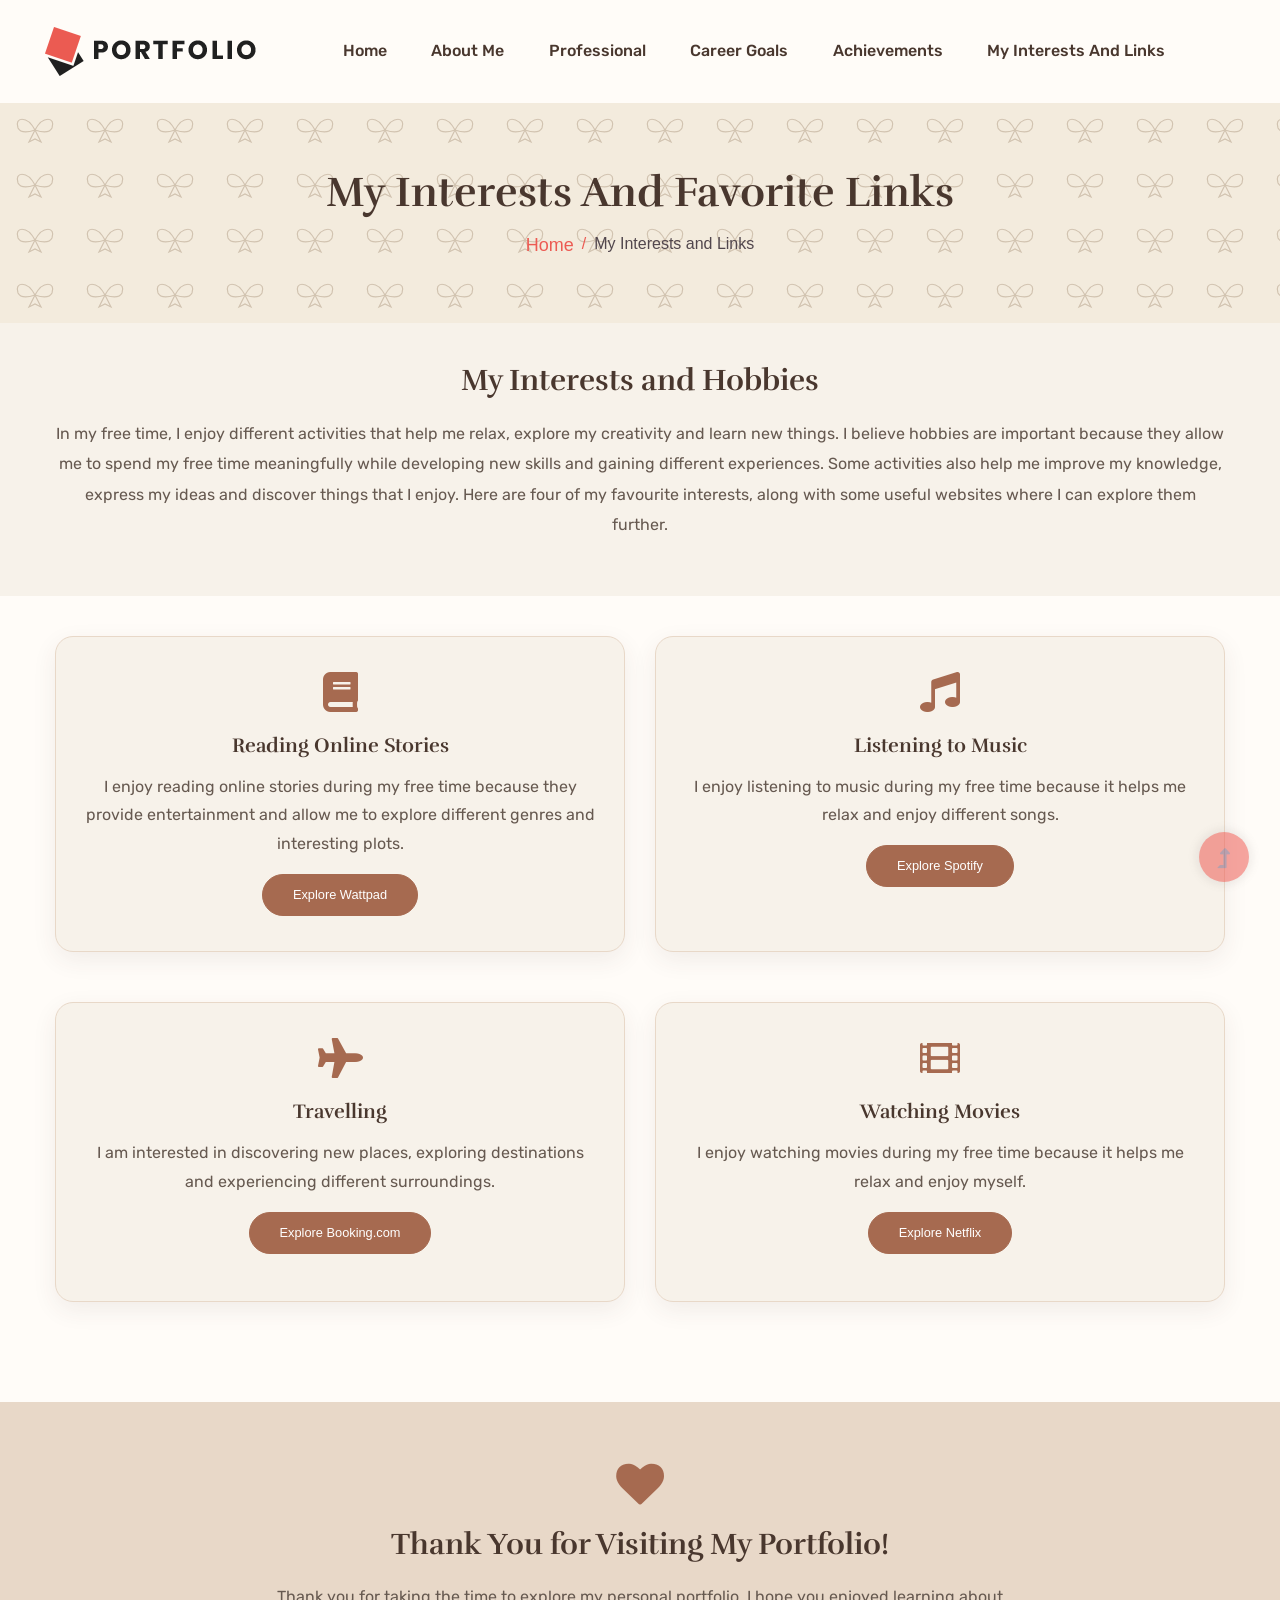
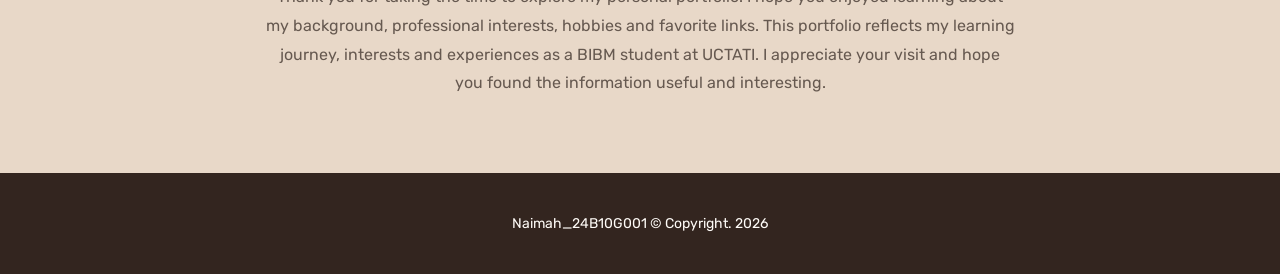
<file: elements.html>
<!doctype html>
<html class="no-js" lang="zxx">

<head>
	<meta charset="utf-8">
	<meta http-equiv="x-ua-compatible" content="ie=edge">
	<title>My Interests and Links - My Personal Portfolio</title>
	<meta name="description" content="">
	<meta name="viewport" content="width=device-width, initial-scale=1">
	<link rel="shortcut icon" type="image/x-icon" href="assets/img/favicon.ico">

 <!-- CSS here -->
		<link rel="stylesheet" href="assets/css/bootstrap.min.css">
		<link rel="stylesheet" href="assets/css/owl.carousel.min.css">
		<link rel="stylesheet" href="assets/css/slicknav.css">
		<link rel="stylesheet" href="assets/css/animate.min.css">
		<link rel="stylesheet" href="assets/css/magnific-popup.css">
		<link rel="stylesheet" href="assets/css/fontawesome-all.min.css">
		<link rel="stylesheet" href="assets/css/themify-icons.css">
		<link rel="stylesheet" href="assets/css/slick.css">
		<link rel="stylesheet" href="assets/css/nice-select.css">
		<link rel="stylesheet" href="assets/css/style.css">
</head>

<body>
    <!-- Preloader Start -->
    <div id="preloader-active">
        <div class="preloader d-flex align-items-center justify-content-center">
            <div class="preloader-inner position-relative">
                <div class="preloader-circle"></div>
                <div class="preloader-img pere-text">
                    <img src="assets/img/logo/loder.jpg" alt="">
                </div>
            </div>
        </div>
    </div>
    <!-- Preloader Start -->
    <header>
        <!-- Header Start -->
        <div class="header-area">
                <div class="main-header  header-sticky">
                    <div class="container-fluid">
                        <div class="row align-items-center">
                            <!-- Logo -->
                            <div class="col-xl-2 col-lg-2 col-md-1">
                                <div class="logo">
                                    <a href="index.html"><img src="assets/img/logo/logo.png" alt=""></a>
                                </div>
                            </div>
                            <div class="col-xl-10 col-lg-10 col-md-10">
                                <div class="menu-main d-flex align-items-center justify-content-end">
                                    <!-- Main-menu -->
                                    <div class="main-menu f-right d-none d-lg-block">
                                        <nav>
<ul id="navigation">
<li><a href="index.html">Home</a></li>
<li><a href="about.html">About Me</a></li>
<li><a href="services.html">Professional</a></li>
<li><a href="contact.html">Career Goals</a></li>
<li><a href="blog.html">Achievements</a></li>
<li><a href="elements.html">My Interests and Links</a></li>
</ul>
</nav>
                                    </div>
                                    <div class="header-right-btn f-right d-none d-xl-block ml-20">
                                    </div>
                                </div>
                            </div>   
                            <!-- Mobile Menu -->
                            <div class="col-12">
                                <div class="mobile_menu d-block d-lg-none"></div>
                            </div>
                        </div>
                    </div>
                </div>
        </div>
        <!-- Header End -->
    </header>
	<main>

		<!-- Hero Start -->
		<div class="slider-area ">
			<div class="slider-height2 d-flex align-items-center">
				<div class="container">
					<div class="row">
						<div class="col-xl-12">
							<div class="hero-cap">
								<h2 style="color:#663399; font-size:42px; font-weight:700;">
    My Interests and Favorite Links
</h2>
								<nav aria-label="breadcrumb ">
									<ol class="breadcrumb">
									<li class="breadcrumb-item"><a href="index.html">Home</a></li>
									<li class="breadcrumb-item">My Interests and Links</li> 
									</ol>
								</nav>
							</div>
						</div>
					</div>
				</div>
			</div>
		</div>
		<!-- Hero End -->
		

<!-- Introduction Start -->
<section class="interests-intro-section">
    <div class="container box_1170 text-center">
        <h3 style="color:#663399; font-size:30px; font-weight:700; margin-bottom:20px;">
    My Interests and Hobbies
</h3>

        <p class="sample-text">
           In my free time, I enjoy different activities that help me relax, explore my creativity and learn new things. I believe hobbies are important because they allow me to spend my free time meaningfully while developing new skills and gaining different experiences. Some activities also help me improve my knowledge, express my ideas and discover things that I enjoy. Here are four of my favourite interests, along with some useful websites where I can explore them further.
        </p>
    </div>
</section>
<!-- Introduction End -->


<!-- My Interests Cards Start -->
<section class="interests-cards-section">
    <div class="container">

        <div class="row">

            <!-- Reading Online Stories -->
<div class="col-lg-6 col-md-6">
    <div class="single-cat text-center mb-50">
        <div class="cat-icon">
            <i class="fas fa-book" style="font-size:40px; color:#663399;"></i>
        </div>

        <div class="cat-cap">
            <h5>Reading Online Stories</h5>
            <p>
                I enjoy reading online stories during my free time
                because they provide entertainment and allow me
                to explore different genres and interesting plots.
            </p>

            <a href="https://www.wattpad.com/"
               target="_blank"
               class="genric-btn primary">
                Explore Wattpad
            </a>
        </div>
    </div>
</div>


            <!-- Listening to Music -->
<div class="col-lg-6 col-md-6">
    <div class="single-cat text-center mb-50">
        <div class="cat-icon">
            <i class="fas fa-music" style="font-size:40px; color:#663399;"></i>
        </div>

        <div class="cat-cap">
            <h5>Listening to Music</h5>
            <p>
                I enjoy listening to music during my free time
                because it helps me relax and enjoy different songs.
            </p>

            <a href="https://www.spotify.com/"
               target="_blank"
               class="genric-btn success">
                Explore Spotify
            </a>
        </div>
    </div>
</div>


            <!-- Travelling -->
            <div class="col-lg-6 col-md-6">
                <div class="single-cat text-center mb-50">
                    <div class="cat-icon">
                        <i class="fas fa-plane" style="font-size:40px; color:#663399;"></i>
                    </div>

                    <div class="cat-cap">
                        <h5>Travelling</h5>
                        <p>
                            I am interested in discovering new places,
                            exploring destinations and experiencing
                            different surroundings.
                        </p>

                        <a href="https://www.booking.com/"
                           target="_blank"
                           class="genric-btn info">
                            Explore Booking.com
                        </a>
                    </div>
                </div>
            </div>


            <!-- Watching Movies -->
            <div class="col-lg-6 col-md-6">
                <div class="single-cat text-center mb-50">
                    <div class="cat-icon">
                        <i class="fas fa-film" style="font-size:40px; color:#663399;"></i>
                    </div>

                    <div class="cat-cap">
                        <h5>Watching Movies</h5>
                        <p>
                            I enjoy watching movies during my free time
                            because it helps me relax and enjoy myself.
                        </p>

                        <a href="https://www.netflix.com/"
                           target="_blank"
                           class="genric-btn warning">
                            Explore Netflix
                        </a>
                    </div>
                </div>
            </div>

        </div>
    </div>
</section>
<!-- My Interests Cards End -->


	</main>

<!-- Thank You Section Start -->
<section class="interests-thankyou-section">
    <div class="container text-center">
        <div style="max-width:750px; margin:auto;">

            <i class="fas fa-heart"
               style="font-size:45px; color:#663399; margin-bottom:20px;"></i>

            <h3 style="color:#663399; font-size:30px; font-weight:700; margin-bottom:20px;">
    Thank You for Visiting My Portfolio!
</h3>

            <p style="color:#444; font-size:16px; line-height:1.8;">
                Thank you for taking the time to explore my personal portfolio.
                I hope you enjoyed learning about my background, professional
                interests, hobbies and favorite links. This portfolio reflects
                my learning journey, interests and experiences as a BIBM student
                at UCTATI. I appreciate your visit and hope you found the
                information useful and interesting.
            </p>

        </div>
    </div>
</section>
<!-- Thank You Section End -->

	
    <footer class="simple-footer">
    <div class="container text-center">
        <p>Naimah_24B10G001 © Copyright. 2026</p>
    </div>
</footer>
    <!-- Scroll Up -->
    <div id="back-top" >
        <a title="Go to Top" href="#"> <i class="fas fa-level-up-alt"></i></a>
    </div>


<!-- JS here -->
	
		<!-- All JS Custom Plugins Link Here here -->
        <script src="./assets/js/vendor/modernizr-3.5.0.min.js"></script>
		<!-- Jquery, Popper, Bootstrap -->
		<script src="./assets/js/vendor/jquery-1.12.4.min.js"></script>
        <script src="./assets/js/popper.min.js"></script>
        <script src="./assets/js/bootstrap.min.js"></script>
	    <!-- Jquery Mobile Menu -->
        <script src="./assets/js/jquery.slicknav.min.js"></script>

		<!-- Jquery Slick , Owl-Carousel Plugins -->
        <script src="./assets/js/owl.carousel.min.js"></script>
        <script src="./assets/js/slick.min.js"></script>
		<!-- One Page, Animated-HeadLin -->
        <script src="./assets/js/wow.min.js"></script>
		<script src="./assets/js/animated.headline.js"></script>
		<script src="./assets/js/jquery.magnific-popup.js"></script>
		
		<!-- Nice-select, sticky -->
        <script src="./assets/js/jquery.nice-select.min.js"></script>
		<script src="./assets/js/jquery.sticky.js"></script>
        
        <!-- contact js -->
        <script src="./assets/js/contact.js"></script>
        <script src="./assets/js/jquery.form.js"></script>
        <script src="./assets/js/jquery.validate.min.js"></script>
        <script src="./assets/js/mail-script.js"></script>
        <script src="./assets/js/jquery.ajaxchimp.min.js"></script>
        
		<!-- Jquery Plugins, main Jquery -->	
        <script src="./assets/js/plugins.js"></script>
		<script src="./assets/js/main.js"></script>
		
</body>
</html>
</file>
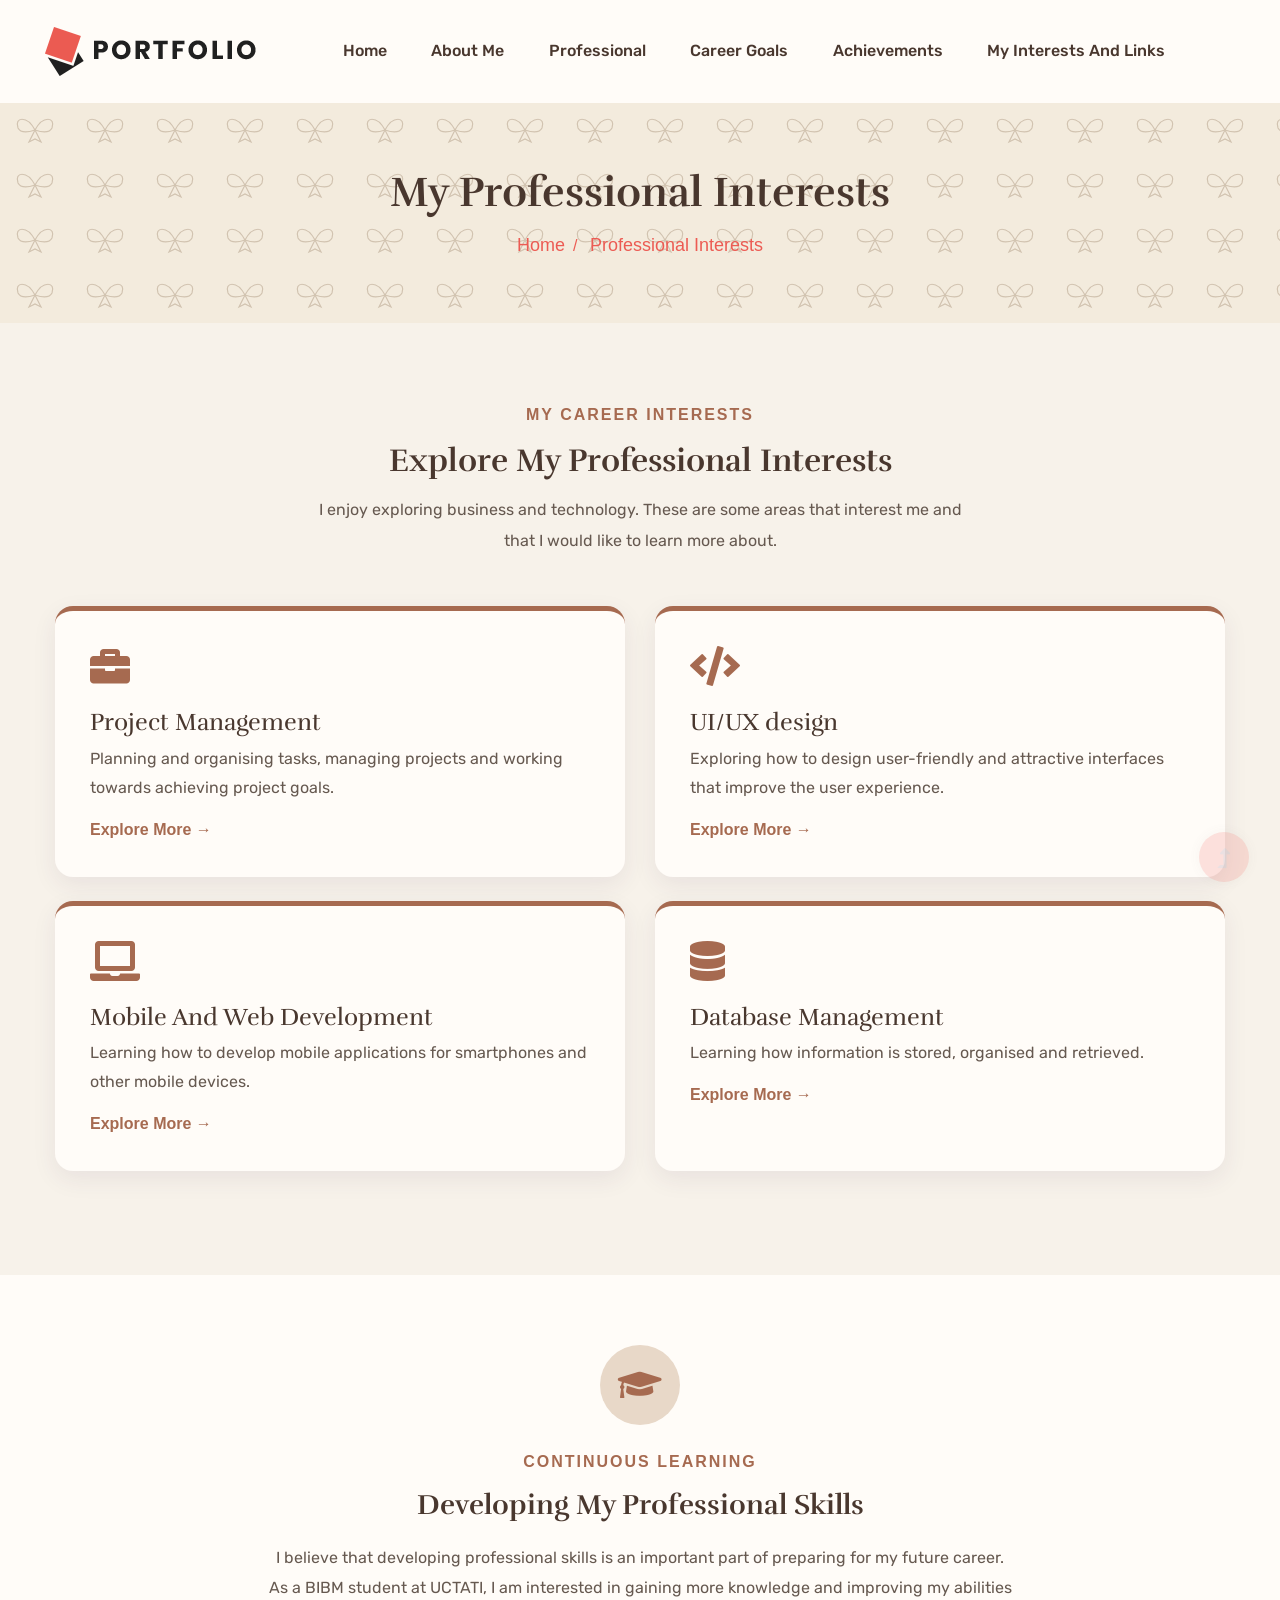
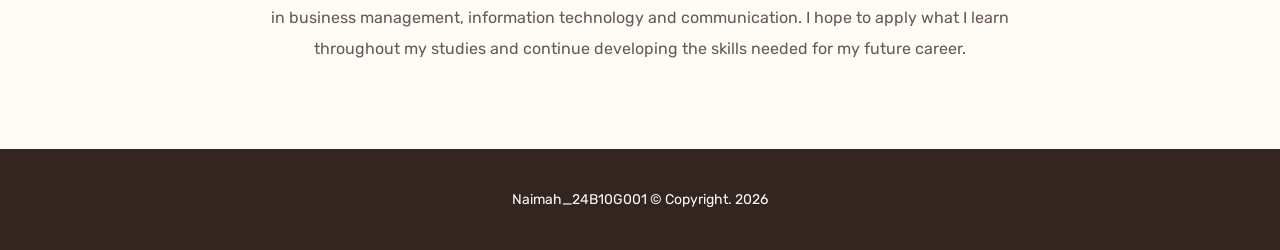
<file: services.html>
<!doctype html>
<html class="no-js" lang="zxx">
    <head>
        <meta charset="utf-8">
        <meta http-equiv="x-ua-compatible" content="ie=edge">
       <title>Professional Interests - My Personal Portfolio</title>
        <meta name="description" content="">
        <meta name="viewport" content="width=device-width, initial-scale=1">
        <link rel="manifest" href="site.webmanifest">
		<link rel="shortcut icon" type="image/x-icon" href="assets/img/favicon.ico">

		<!-- CSS here -->
            <link rel="stylesheet" href="assets/css/bootstrap.min.css">
            <link rel="stylesheet" href="assets/css/owl.carousel.min.css">
            <link rel="stylesheet" href="assets/css/slicknav.css">
            <link rel="stylesheet" href="assets/css/flaticon.css">
            <link rel="stylesheet" href="assets/css/animate.min.css">
            <link rel="stylesheet" href="assets/css/magnific-popup.css">
            <link rel="stylesheet" href="assets/css/fontawesome-all.min.css">
            <link rel="stylesheet" href="assets/css/themify-icons.css">
            <link rel="stylesheet" href="assets/css/slick.css">
            <link rel="stylesheet" href="assets/css/nice-select.css">
            <link rel="stylesheet" href="assets/css/style.css">
   </head>

   <body>
    <!-- Preloader Start -->
    <div id="preloader-active">
        <div class="preloader d-flex align-items-center justify-content-center">
            <div class="preloader-inner position-relative">
                <div class="preloader-circle"></div>
                <div class="preloader-img pere-text">
                    <img src="assets/img/logo/loder.jpg" alt="">
                </div>
            </div>
        </div>
    </div>
    <!-- Preloader Start -->
    <header>
        <!-- Header Start -->
        <div class="header-area">
                <div class="main-header  header-sticky">
                    <div class="container-fluid">
                        <div class="row align-items-center">
                            <!-- Logo -->
                            <div class="col-xl-2 col-lg-2 col-md-1">
                                <div class="logo">
                                    <a href="index.html"><img src="assets/img/logo/logo.png" alt=""></a>
                                </div>
                            </div>
                            <div class="col-xl-10 col-lg-10 col-md-10">
                                <div class="menu-main d-flex align-items-center justify-content-end">
                                    <!-- Main-menu -->
                                    <div class="main-menu f-right d-none d-lg-block">
                                        <nav>
<ul id="navigation">
<li><a href="index.html">Home</a></li>
<li><a href="about.html">About Me</a></li>
<li><a href="services.html">Professional</a></li>
<li><a href="contact.html">Career Goals</a></li>
<li><a href="blog.html">Achievements</a></li>
<li><a href="elements.html">My Interests and Links</a></li>
</ul>
</nav>
                                    </div>
                                    <div class="header-right-btn f-right d-none d-xl-block ml-20">
                                    </div>
                                </div>
                            </div>   
                            <!-- Mobile Menu -->
                            <div class="col-12">
                                <div class="mobile_menu d-block d-lg-none"></div>
                            </div>
                        </div>
                    </div>
                </div>
        </div>
        <!-- Header End -->
    </header>
    <main>

        <!-- Header Start -->
        <div class="slider-area ">
            <div class="slider-height2 d-flex align-items-center">
                <div class="container">
                    <div class="row">
                        <div class="col-xl-12">
                            <div class="hero-cap">
                                <h2 style="color:#663399; font-size:42px; font-weight:700;">
    My Professional Interests
</h2>
                                <nav aria-label="breadcrumb ">
                                    <ol class="breadcrumb">
                                    <li class="breadcrumb-item"><a href="index.html">Home</a></li>
                                   <li class="breadcrumb-item">
    <a href="services.html">Professional Interests</a>
</li>
                                    </ol>
                                </nav>
                            </div>
                        </div>
                    </div>
                </div>
            </div>
        </div>
        <!-- Header End -->
        

<!-- Modern Professional Interests Section Start -->
<section class="professional-interests-section">
    <div class="container">

        <div class="text-center" style="margin-bottom:50px;">
            <span style="color:#663399; font-weight:bold;
                         letter-spacing:2px;">
                MY CAREER INTERESTS
            </span>

            <h2 style="color:#332044; font-weight:700;
                       margin-top:15px;">
                Explore My Professional Interests
            </h2>

            <p style="color:#555; line-height:1.9;
                      max-width:650px; margin:15px auto 0;">
                I enjoy exploring business and technology.
                These are some areas that interest me and
                that I would like to learn more about.
            </p>
        </div>

        <div class="row">

            <!-- Card 1 -->
            <div class="col-lg-6 col-md-6 mb-4">
                <div style="background:#FFFFFF; padding:35px;
                            border-radius:18px; height:100%;
                            border-top:5px solid #663399;
                            box-shadow:0 8px 25px rgba(65,35,90,0.08);">

                    <i class="fas fa-briefcase"
                       style="font-size:40px; color:#663399;"></i>

                    <h4 style="color:#663399; margin-top:20px;">
                        Project Management
                    </h4>

                   <p style="color:#555; line-height:1.8;">
    Planning and organising tasks, managing projects
    and working towards achieving project goals.
</p>

                    <a href="https://www.wrike.com/"
   target="_blank"
   style="color:#663399; font-weight:bold;">
    Explore More →
</a>
                </div>
            </div>

            <!-- Card 2 -->
            <div class="col-lg-6 col-md-6 mb-4">
                <div style="background:#FFFFFF; padding:35px;
                            border-radius:18px; height:100%;
                            border-top:5px solid #663399;
                            box-shadow:0 8px 25px rgba(65,35,90,0.08);">

                    <i class="fas fa-code"
                       style="font-size:40px; color:#663399;"></i>

                    <h4 style="color:#663399; margin-top:20px;">
                        UI/UX design
                    </h4>

                   <p style="color:#555; line-height:1.8;">
    Exploring how to design user-friendly and attractive
    interfaces that improve the user experience.
</p>

                    <a href="https://www.figma.com/"
   target="_blank"
   style="color:#663399; font-weight:bold;">
                        Explore More →
                    </a>
                </div>
            </div>

            <!-- Card 3 -->
            <div class="col-lg-6 col-md-6 mb-4">
                <div style="background:#FFFFFF; padding:35px;
                            border-radius:18px; height:100%;
                            border-top:5px solid #663399;
                            box-shadow:0 8px 25px rgba(65,35,90,0.08);">

                    <i class="fas fa-laptop"
                       style="font-size:40px; color:#663399;"></i>

                    <h4 style="color:#663399; margin-top:20px;">
                       Mobile And Web Development
                    </h4>

                   <p style="color:#555; line-height:1.8;">
    Learning how to develop mobile applications
    for smartphones and other mobile devices.
</p>

                    <a href="https://flutter.dev/"
   target="_blank"
   style="color:#663399; font-weight:bold;">
    Explore More →
</a>
                </div>
            </div>

            <!-- Card 4 -->
            <div class="col-lg-6 col-md-6 mb-4">
                <div style="background:#FFFFFF; padding:35px;
                            border-radius:18px; height:100%;
                            border-top:5px solid #663399;
                            box-shadow:0 8px 25px rgba(65,35,90,0.08);">

                    <i class="fas fa-database"
                       style="font-size:40px; color:#663399;"></i>

                    <h4 style="color:#663399; margin-top:20px;">
                        Database Management
                    </h4>

                    <p style="color:#555; line-height:1.8;">
                        Learning how information is stored,
                        organised and retrieved.
                    </p>

                   <a href="https://www.apachefriends.org/"
   target="_blank"
   style="color:#663399; font-weight:bold;">
    Explore More →
</a>
                </div>
            </div>

        </div>
    </div>
</section>
<!-- Modern Professional Interests Section End -->

       
<!-- Professional Development Section Start -->
<section class="professional-development-section">
    <div class="container text-center">
        <div style="max-width:750px; margin:auto;">

            <div style="background:#F3EEFF; width:80px;
                        height:80px; border-radius:50%;
                        display:flex; align-items:center;
                        justify-content:center; margin:0 auto 25px;">

                <i class="fas fa-graduation-cap"
                   style="font-size:35px; color:#663399;"></i>
            </div>

            <span style="color:#663399; font-weight:bold;
                         letter-spacing:2px;">
                CONTINUOUS LEARNING
            </span>

            <h3 style="color:#332044; font-weight:700;
                       margin:15px 0 20px;">
                Developing My Professional Skills
            </h3>

            <p style="color:#555; font-size:16px; line-height:1.9;">
                I believe that developing professional skills is an
                important part of preparing for my future career.
                As a BIBM student at UCTATI, I am interested in
                gaining more knowledge and improving my abilities
                in business management, information technology
                and communication. I hope to apply what I learn
                throughout my studies and continue developing
                the skills needed for my future career.
            </p>

        </div>
    </div>
</section>
<!-- Professional Development Section End -->


    </main>
   <footer class="simple-footer">
    <div class="container text-center">
        <p>Naimah_24B10G001 © Copyright. 2026</p>
    </div>
</footer>
    <!-- Scroll Up -->
    <div id="back-top" >
        <a title="Go to Top" href="#"> <i class="fas fa-level-up-alt"></i></a>
    </div>


    <!-- JS here -->
		<!-- All JS Custom Plugins Link Here here -->
        <script src="./assets/js/vendor/modernizr-3.5.0.min.js"></script>
		<!-- Jquery, Popper, Bootstrap -->
		<script src="./assets/js/vendor/jquery-1.12.4.min.js"></script>
        <script src="./assets/js/popper.min.js"></script>
        <script src="./assets/js/bootstrap.min.js"></script>
	    <!-- Jquery Mobile Menu -->
        <script src="./assets/js/jquery.slicknav.min.js"></script>

		<!-- Jquery Slick , Owl-Carousel Plugins -->
        <script src="./assets/js/owl.carousel.min.js"></script>
        <script src="./assets/js/slick.min.js"></script>
		<!-- One Page, Animated-HeadLin -->
        <script src="./assets/js/wow.min.js"></script>
		<script src="./assets/js/animated.headline.js"></script>
        <script src="./assets/js/jquery.magnific-popup.js"></script>

		<!-- Nice-select, sticky -->
        <script src="./assets/js/jquery.nice-select.min.js"></script>
		<script src="./assets/js/jquery.sticky.js"></script>
        
        <!-- contact js -->
        <script src="./assets/js/contact.js"></script>
        <script src="./assets/js/jquery.form.js"></script>
        <script src="./assets/js/jquery.validate.min.js"></script>
        <script src="./assets/js/mail-script.js"></script>
        <script src="./assets/js/jquery.ajaxchimp.min.js"></script>
        
		<!-- Jquery Plugins, main Jquery -->	
        <script src="./assets/js/plugins.js"></script>
        <script src="./assets/js/main.js"></script>
        
    </body>
</html>
</file>
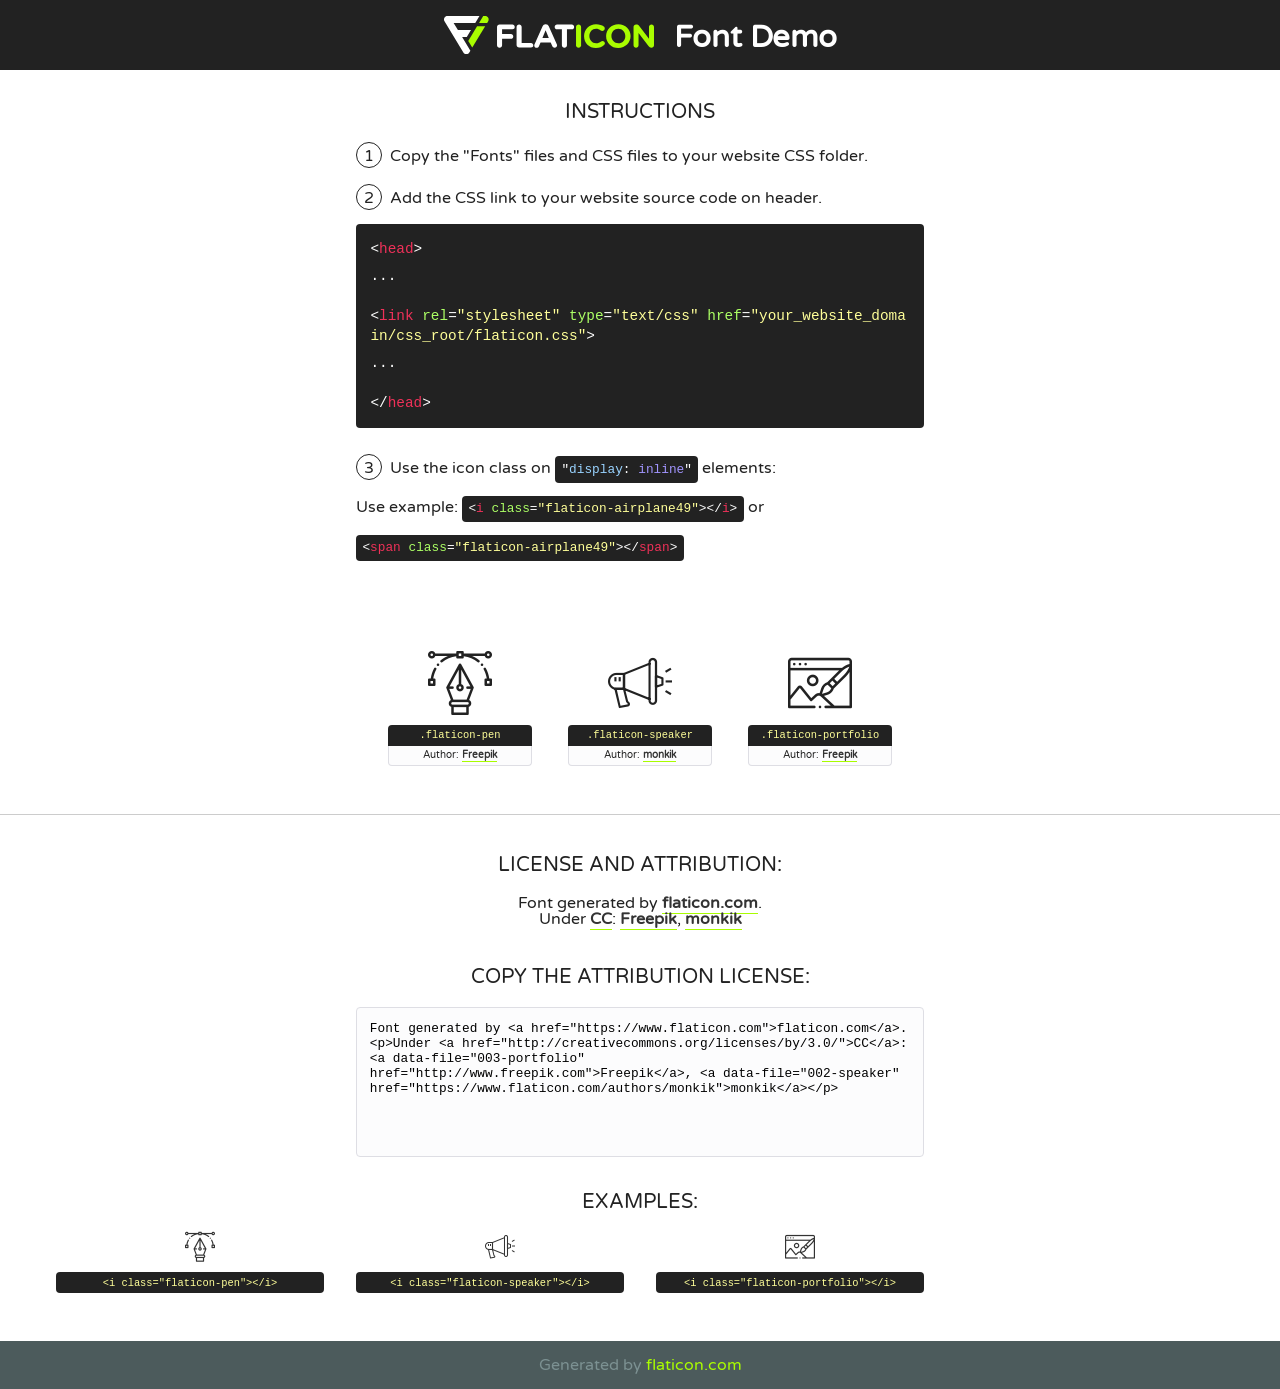
<file: assets/fonts/flaticon.html>
<!DOCTYPE html>
<!--
  Flaticon icon font: Flaticon
  Creation date: 30/03/2020 06:48
-->
<html>
<!DOCTYPE html>
<html>

<head>
    <title>Flaticon WebFont</title>
    <link href="http://fonts.googleapis.com/css?family=Varela+Round" rel="stylesheet" type="text/css" />
    <link rel="stylesheet" type="text/css" href="flaticon.css">
    <meta charset="UTF-8">
    <style>
    html, body, div, span, applet, object, iframe,
    h1, h2, h3, h4, h5, h6, p, blockquote, pre,
    a, abbr, acronym, address, big, cite, code,
    del, dfn, em, img, ins, kbd, q, s, samp,
    small, strike, strong, sub, sup, tt, var,
    b, u, i, center,
    dl, dt, dd, ol, ul, li,
    fieldset, form, label, legend,
    table, caption, tbody, tfoot, thead, tr, th, td,
    article, aside, canvas, details, embed, 
    figure, figcaption, footer, header, hgroup, 
    menu, nav, output, ruby, section, summary,
    time, mark, audio, video {
        margin: 0;
        padding: 0;
        border: 0;
        font-size: 100%;
        font: inherit;
        vertical-align: baseline;
    }
    /* HTML5 display-role reset for older browsers */
    article, aside, details, figcaption, figure, 
    footer, header, hgroup, menu, nav, section {
        display: block;
    }
    body {
        line-height: 1;
    }
    ol, ul {
        list-style: none;
    }
    blockquote, q {
        quotes: none;
    }
    blockquote:before, blockquote:after,
    q:before, q:after {
        content: '';
        content: none;
    }
    table {
        border-collapse: collapse;
        border-spacing: 0;
    }
    body {
        font-family: 'Varela Round', Helvetica, Arial, sans-serif;
        font-size: 16px;
        color: #222;
    }
    a {
        color: #333;
        border-bottom: 1px solid #a9fd00;
        font-weight: bold;
        text-decoration: none;
    }
    * {
        -moz-box-sizing: border-box;
        -webkit-box-sizing: border-box;
        box-sizing: border-box;
        margin: 0;
        padding: 0;
    }
    [class^="flaticon-"]:before, [class*=" flaticon-"]:before, [class^="flaticon-"]:after, [class*=" flaticon-"]:after {
        font-family: Flaticon;
        font-size: 30px;
        font-style: normal;
        margin-left: 20px;
        color: #333;
    }
    .wrapper {
        max-width: 600px;
        margin: auto;
        padding: 0 1em;
    }
    .title {
        font-size: 1.25em;
        text-align: center;
        margin-bottom: 1em;
        text-transform: uppercase;
    }
    header {
        text-align: center;
        background-color: #222;
        color: #fff;
        padding: 1em;
    }
    header .logo {
        width: 210px;
        height: 38px;
        display: inline-block;
        vertical-align: middle;
        margin-right: 1em;
        border: none;
    }
    header strong {
        font-size: 1.95em;
        font-weight: bold;
        vertical-align: middle;
        margin-top: 5px;
        display: inline-block;
    }
    .demo {
        margin: 2em auto;
        line-height: 1.25em;
    }
    .demo ul li {
        margin-bottom: 1em;
    }
    .demo ul li .num {
        color: #222;
        border-radius: 20px;
        display: inline-block;
        width: 26px;
        padding: 3px;
        height: 26px;
        text-align: center;
        margin-right: 0.5em;
        border: 1px solid #222;
    }
    .demo ul li code {
        background-color: #222;
        border-radius: 4px;
        padding: 0.25em 0.5em;
        display: inline-block;
        color: #fff;
        font-family: Consolas,Monaco,Lucida Console,Liberation Mono,DejaVu Sans Mono,Bitstream Vera Sans Mono,Courier New, monospace;
        font-weight: lighter;
        margin-top: 1em;
        font-size: 0.8em;
        word-break: break-all;
    }
    .demo ul li code.big {
        padding: 1em;
        font-size: 0.9em;
    }
    .demo ul li code .red {
        color: #EF3159;
    }
    .demo ul li code .green {
        color: #ACFF65;
    }
    .demo ul li code .yellow {
        color: #FFFF99;
    }
    .demo ul li code .blue {
        color: #99D3FF;
    }
    .demo ul li code .purple {
        color: #A295FF;
    }
    .demo ul li code .dots {
        margin-top: 0.5em;
        display: block;
    }
    #glyphs {
        border-bottom: 1px solid #ccc;
        padding: 2em 0;
        text-align: center;
    }
    .glyph {
        display: inline-block;
        width: 9em;
        margin: 1em;
        text-align: center;
        vertical-align: top;
        background: #FFF;
    }
    .glyph .glyph-icon {
        padding: 10px;
        display: block;
        font-family:"Flaticon";
        font-size: 64px;
        line-height: 1;
    }
    .glyph .glyph-icon:before {
        font-size: 64px;
        color: #222;
        margin-left: 0;
    }
    .class-name {
        font-size: 0.65em;
        background-color: #222;
        color: #fff;
        border-radius: 4px 4px 0 0;
        padding: 0.5em;
        color: #FFFF99;
        font-family: Consolas,Monaco,Lucida Console,Liberation Mono,DejaVu Sans Mono,Bitstream Vera Sans Mono,Courier New, monospace;
    }
    .author-name {
        font-size: 0.6em;
        background-color: #fcfcfd;
        border: 1px solid #DEDEE4;
        border-top: 0;
        border-radius: 0 0 4px 4px;
        padding: 0.5em;
    }
    .class-name:last-child {
        font-size: 10px;
        color:#888;
    }
    .class-name:last-child a {
        font-size: 10px;
        color:#555;
    }
    .class-name:last-child a:hover {
        color:#a9fd00;
    }
    .glyph > input {
        display: block;
        width: 100px;
        margin: 5px auto;
        text-align: center;
        font-size: 12px;
        cursor: text;
    }
    .glyph > input.icon-input {
        font-family:"Flaticon";
        font-size: 16px;
        margin-bottom: 10px;
    }
    .attribution .title {
        margin-top: 2em;
    }
    .attribution textarea {
        background-color: #fcfcfd;
        padding: 1em;
        border: none;
        box-shadow: none;
        border: 1px solid #DEDEE4;
        border-radius: 4px;
        resize: none;
        width: 100%;
        height: 150px;
        font-size: 0.8em;
        font-family: Consolas,Monaco,Lucida Console,Liberation Mono,DejaVu Sans Mono,Bitstream Vera Sans Mono,Courier New, monospace;
        -webkit-appearance: none;
    }
    .iconsuse {
        margin: 2em auto;
        text-align: center;
        max-width: 1200px;
    }
    .iconsuse:after {
        content: '';
        display: table;
        clear: both;
    }
    .iconsuse .image {
        float: left;
        width: 25%;
        padding: 0 1em;
    }
    .iconsuse .image p {
        margin-bottom: 1em;
    }
    .iconsuse .image span {
        display: block;
        font-size: 0.65em;
        background-color: #222;
        color: #fff;
        border-radius: 4px;
        padding: 0.5em;
        color: #FFFF99;
        margin-top: 1em;
        font-family: Consolas,Monaco,Lucida Console,Liberation Mono,DejaVu Sans Mono,Bitstream Vera Sans Mono,Courier New, monospace;
    }
    #footer {
        text-align: center;
        background-color: #4C5B5C;
        color: #7c9192;
        padding: 1em;
    }
    #footer a {
        border: none;
        color: #a9fd00;
        font-weight: normal;
    }
    @media (max-width: 960px) {
        .iconsuse .image {
            width: 50%;
        }
    }
    @media (max-width: 560px) {
        .iconsuse .image {
            width: 100%;
        }
    }
    </style>
</head>

<body class="characters-off">

    <header>
        <a href="https://www.flaticon.com" target="_blank" class="logo">
            <svg version="1.1" xmlns="http://www.w3.org/2000/svg" xmlns:xlink="http://www.w3.org/1999/xlink" xmlns:a="http://ns.adobe.com/AdobeSVGViewerExtensions/3.0/" viewBox="0 0 560.875 102.036" enable-background="new 0 0 560.875 102.036" xml:space="preserve">
                <defs>
                </defs>
                <g>
                    <g class="letters">
                        <path fill="#ffffff" d="M141.596,29.675c0-3.777,2.985-6.767,6.764-6.767h34.438c3.426,0,6.15,2.728,6.15,6.15
                        c0,3.43-2.724,6.149-6.15,6.149h-27.674v13.091h23.719c3.429,0,6.151,2.724,6.151,6.15c0,3.43-2.723,6.149-6.151,6.149h-23.719
                        v17.574c0,3.773-2.986,6.761-6.764,6.761c-3.779,0-6.764-2.989-6.764-6.761V29.675z"></path>
                        <path fill="#ffffff" d="M193.844,29.149c0-3.781,2.985-6.767,6.764-6.767c3.776,0,6.763,2.985,6.763,6.767v42.957h25.039
                        c3.426,0,6.149,2.726,6.149,6.153c0,3.425-2.723,6.15-6.149,6.15h-31.802c-3.779,0-6.764-2.986-6.764-6.768V29.149z"></path>
                        <path fill="#ffffff" d="M241.891,75.71l21.438-48.407c1.492-3.341,4.215-5.357,7.906-5.357h0.792
                        c3.686,0,6.323,2.017,7.815,5.357l21.439,48.407c0.436,0.967,0.701,1.845,0.701,2.723c0,3.602-2.809,6.501-6.414,6.501
                        c-3.161,0-5.269-1.845-6.499-4.655l-4.132-9.661h-27.059l-4.301,10.102c-1.144,2.631-3.426,4.214-6.237,4.214
                        c-3.517,0-6.24-2.81-6.24-6.325C241.1,77.64,241.451,76.677,241.891,75.71z M279.932,58.666l-8.521-20.297l-8.526,20.297H279.932
                        z"></path>
                        <path fill="#ffffff" d="M314.864,35.387H301.86c-3.429,0-6.239-2.813-6.239-6.238c0-3.429,2.811-6.24,6.239-6.24h39.533
                        c3.426,0,6.237,2.811,6.237,6.24c0,3.425-2.811,6.238-6.237,6.238h-13.001v42.785c0,3.773-2.99,6.761-6.764,6.761
                        c-3.779,0-6.764-2.989-6.764-6.761V35.387z"></path>
                        <path fill="#A9FD00" d="M352.615,29.149c0-3.781,2.985-6.767,6.767-6.767c3.774,0,6.761,2.985,6.761,6.767v49.024
                        c0,3.773-2.987,6.761-6.761,6.761c-3.781,0-6.767-2.989-6.767-6.761V29.149z"></path>
                        <path fill="#A9FD00" d="M374.132,53.836v-0.179c0-17.481,13.178-31.801,32.065-31.801c9.22,0,15.459,2.458,20.557,6.238
                        c1.402,1.054,2.637,2.985,2.637,5.357c0,3.692-2.985,6.59-6.681,6.59c-1.845,0-3.071-0.702-4.044-1.319
                        c-3.776-2.813-7.729-4.393-12.562-4.393c-10.364,0-17.831,8.611-17.831,19.154v0.173c0,10.542,7.291,19.329,17.831,19.329
                        c5.715,0,9.492-1.756,13.359-4.834c1.049-0.874,2.458-1.491,4.039-1.491c3.429,0,6.325,2.813,6.325,6.236
                        c0,2.106-1.056,3.78-2.282,4.834c-5.539,4.834-12.036,7.733-21.878,7.733C387.572,85.464,374.132,71.493,374.132,53.836z"></path>
                        <path fill="#A9FD00" d="M433.009,53.836v-0.179c0-17.481,13.79-31.801,32.766-31.801c18.981,0,32.592,14.143,32.592,31.628v0.173
                        c0,17.483-13.785,31.807-32.769,31.807C446.625,85.464,433.009,71.32,433.009,53.836z M484.224,53.836v-0.179
                        c0-10.539-7.725-19.326-18.626-19.326c-10.893,0-18.449,8.611-18.449,19.154v0.173c0,10.542,7.73,19.329,18.626,19.329
                        C476.676,72.986,484.224,64.378,484.224,53.836z"></path>
                        <path fill="#A9FD00" d="M506.233,29.321c0-3.774,2.99-6.763,6.767-6.763h1.401c3.252,0,5.183,1.583,7.029,3.953l26.093,34.265
                        V29.059c0-3.692,2.99-6.677,6.681-6.677c3.683,0,6.671,2.985,6.671,6.677v48.934c0,3.78-2.987,6.765-6.764,6.765h-0.436
                        c-3.257,0-5.188-1.581-7.034-3.953l-27.056-35.492v32.944c0,3.687-2.985,6.676-6.678,6.676c-3.683,0-6.673-2.989-6.673-6.676
                        V29.321z"></path>
                    </g>
                    <g class="insignia">
                        <path fill="#ffffff" d="M48.372,56.137h12.517l11.156-18.537H37.186L25.688,18.539h57.825L94.668,0H9.271
                        C5.925,0,2.842,1.801,1.198,4.716c-1.644,2.907-1.593,6.482,0.134,9.343l50.38,83.501c1.678,2.781,4.689,4.476,7.938,4.476
                        c3.246,0,6.257-1.695,7.935-4.476l2.898-4.804L48.372,56.137z"></path>
                        <g class="i">
                            <path fill="#A9FD00" d="M93.575,18.539h0.031v0.004l21.652,0.004l2.705-4.488c1.727-2.861,1.778-6.436,0.133-9.343
                            C116.454,1.801,113.371,0,110.026,0h-5.294L93.575,18.539z"></path>
                            <polygon fill="#A9FD00" points="88.291,27.356 64.725,66.486 75.519,84.404 109.942,27.356"></polygon>
                        </g>
                    </g>
                </g>
            </svg>
        </a>
        <strong>Font Demo</strong>
    </header>


    <section class="demo wrapper">

        <p class="title">Instructions</p>

        <ul>
            <li>
                <span class="num">1</span>Copy the "Fonts" files and CSS files to your website CSS folder.
            </li>
            <li>
                <span class="num">2</span>Add the CSS link to your website source code on header.
                <code class="big">
                    &lt;<span class="red">head</span>&gt;
                    <br/><span class="dots">...</span>
                    <br/>&lt;<span class="red">link</span> <span class="green">rel</span>=<span class="yellow">"stylesheet"</span> <span class="green">type</span>=<span class="yellow">"text/css"</span> <span class="green">href</span>=<span class="yellow">"your_website_domain/css_root/flaticon.css"</span>&gt;
                    <br/><span class="dots">...</span>
                    <br/>&lt;/<span class="red">head</span>&gt;
                </code>
            </li>

            <li>
                <p>
                    <span class="num">3</span>Use the icon class on <code>"<span class="blue">display</span>:<span class="purple"> inline</span>"</code> elements:
                    <br />
                    Use example: <code>&lt;<span class="red">i</span> <span class="green">class</span>=<span class="yellow">&quot;flaticon-airplane49&quot;</span>&gt;&lt;/<span class="red">i</span>&gt;</code> or <code>&lt;<span class="red">span</span> <span class="green">class</span>=<span class="yellow">&quot;flaticon-airplane49&quot;</span>&gt;&lt;/<span class="red">span</span>&gt;</code>
            </li>
        </ul>

    </section>




   <section id="glyphs">          
    
      
        <div class="glyph"><div class="glyph-icon flaticon-pen"></div>
            <div class="class-name">.flaticon-pen</div>
            <div class="author-name">Author: <a data-file="001-pen" href="http://www.freepik.com">Freepik</a> </div> 
        </div>        
        
        <div class="glyph"><div class="glyph-icon flaticon-speaker"></div>
            <div class="class-name">.flaticon-speaker</div>
            <div class="author-name">Author: <a data-file="002-speaker" href="https://www.flaticon.com/authors/monkik">monkik</a> </div> 
        </div>        
        
        <div class="glyph"><div class="glyph-icon flaticon-portfolio"></div>
            <div class="class-name">.flaticon-portfolio</div>
            <div class="author-name">Author: <a data-file="003-portfolio" href="http://www.freepik.com">Freepik</a> </div> 
        </div>        
        

    </section>



    <section class="attribution wrapper"   style="text-align:center;">

      <div class="title">License and attribution:</div><div class="attrDiv">Font generated by <a href="https://www.flaticon.com">flaticon.com</a>. <div><p>Under <a href="http://creativecommons.org/licenses/by/3.0/">CC</a>: <a data-file="003-portfolio" href="http://www.freepik.com">Freepik</a>, <a data-file="002-speaker" href="https://www.flaticon.com/authors/monkik">monkik</a></p>  </div>
      </div>
      <div class="title">Copy the Attribution License:</div>

    <textarea onclick="this.focus();this.select();">Font generated by &lt;a href=&quot;https://www.flaticon.com&quot;&gt;flaticon.com&lt;/a&gt;. <p>Under <a href="http://creativecommons.org/licenses/by/3.0/">CC</a>: <a data-file="003-portfolio" href="http://www.freepik.com">Freepik</a>, <a data-file="002-speaker" href="https://www.flaticon.com/authors/monkik">monkik</a></p>  
     </textarea>

    </section>

    <section class="iconsuse">

          <div class="title">Examples:</div>            
             
            <div class="image">
                <p>
                    <i class="glyph-icon flaticon-pen"></i> 
                    <span>&lt;i class=&quot;flaticon-pen&quot;&gt;&lt;/i&gt;</span>
                </p>
            </div>
            
            <div class="image">
                <p>
                    <i class="glyph-icon flaticon-speaker"></i> 
                    <span>&lt;i class=&quot;flaticon-speaker&quot;&gt;&lt;/i&gt;</span>
                </p>
            </div>
            
            <div class="image">
                <p>
                    <i class="glyph-icon flaticon-portfolio"></i> 
                    <span>&lt;i class=&quot;flaticon-portfolio&quot;&gt;&lt;/i&gt;</span>
                </p>
            </div>
                       
        </div>
                            
    </section>

<div id="footer">
    <div>Generated by <a href="https://www.flaticon.com">flaticon.com</a>
    </div>
</div>



</body>
</html>
</file>
<file: assets/css/flaticon.css>
/*
  	Flaticon icon font: Flaticon
  	Creation date: 30/03/2020 06:48
  	*/

@font-face {
  font-family: "Flaticon";
  src: url("../fonts/Flaticon.eot");
  src: url("../fonts/Flaticon.eot?#iefix") format("embedded-opentype"),
       url("../fonts/Flaticon.woff2") format("woff2"),
       url("../fonts/Flaticon.woff") format("woff"),
       url("../fonts/Flaticon.ttf") format("truetype"),
       url("../fonts/Flaticon.svg#Flaticon") format("svg");
  font-weight: normal;
  font-style: normal;
}

@media screen and (-webkit-min-device-pixel-ratio:0) {
  @font-face {
    font-family: "Flaticon";
    src: url("../fonts/Flaticon.svg#Flaticon") format("svg");
  }
}

[class^="flaticon-"]:before, [class*=" flaticon-"]:before,
[class^="flaticon-"]:after, [class*=" flaticon-"]:after {   
  font-family: Flaticon;
font-style: normal;
}

.flaticon-pen:before { content: "\f100"; }
.flaticon-speaker:before { content: "\f101"; }
.flaticon-portfolio:before { content: "\f102"; }
</file>
<file: assets/css/themify-icons.css>
@font-face {
	font-family: 'themify';
	src:url('../fonts/themify.eot?-fvbane');


	src:url('../fonts/themify.eot?#iefix-fvbane') format('embedded-opentype'),
		url('../fonts/themify.woff?-fvbane') format('woff'),
		url('../fonts/themify.ttf?-fvbane') format('truetype'),
		url('../fonts/themify.svg?-fvbane#themify') format('svg');
	font-weight: normal;
	font-style: normal;
}

[class^="ti-"], [class*=" ti-"] {
	font-family: 'themify';
	speak: none;
	font-style: normal;
	font-weight: normal;
	font-variant: normal;
	text-transform: none;
	line-height: 1;

	/* Better Font Rendering =========== */
	-webkit-font-smoothing: antialiased;
	-moz-osx-font-smoothing: grayscale;
}

.ti-wand:before {
	content: "\e600";
}
.ti-volume:before {
	content: "\e601";
}
.ti-user:before {
	content: "\e602";
}
.ti-unlock:before {
	content: "\e603";
}
.ti-unlink:before {
	content: "\e604";
}
.ti-trash:before {
	content: "\e605";
}
.ti-thought:before {
	content: "\e606";
}
.ti-target:before {
	content: "\e607";
}
.ti-tag:before {
	content: "\e608";
}
.ti-tablet:before {
	content: "\e609";
}
.ti-star:before {
	content: "\e60a";
}
.ti-spray:before {
	content: "\e60b";
}
.ti-signal:before {
	content: "\e60c";
}
.ti-shopping-cart:before {
	content: "\e60d";
}
.ti-shopping-cart-full:before {
	content: "\e60e";
}
.ti-settings:before {
	content: "\e60f";
}
.ti-search:before {
	content: "\e610";
}
.ti-zoom-in:before {
	content: "\e611";
}
.ti-zoom-out:before {
	content: "\e612";
}
.ti-cut:before {
	content: "\e613";
}
.ti-ruler:before {
	content: "\e614";
}
.ti-ruler-pencil:before {
	content: "\e615";
}
.ti-ruler-alt:before {
	content: "\e616";
}
.ti-bookmark:before {
	content: "\e617";
}
.ti-bookmark-alt:before {
	content: "\e618";
}
.ti-reload:before {
	content: "\e619";
}
.ti-plus:before {
	content: "\e61a";
}
.ti-pin:before {
	content: "\e61b";
}
.ti-pencil:before {
	content: "\e61c";
}
.ti-pencil-alt:before {
	content: "\e61d";
}
.ti-paint-roller:before {
	content: "\e61e";
}
.ti-paint-bucket:before {
	content: "\e61f";
}
.ti-na:before {
	content: "\e620";
}
.ti-mobile:before {
	content: "\e621";
}
.ti-minus:before {
	content: "\e622";
}
.ti-medall:before {
	content: "\e623";
}
.ti-medall-alt:before {
	content: "\e624";
}
.ti-marker:before {
	content: "\e625";
}
.ti-marker-alt:before {
	content: "\e626";
}
.ti-arrow-up:before {
	content: "\e627";
}
.ti-arrow-right:before {
	content: "\e628";
}
.ti-arrow-left:before {
	content: "\e629";
}
.ti-arrow-down:before {
	content: "\e62a";
}
.ti-lock:before {
	content: "\e62b";
}
.ti-location-arrow:before {
	content: "\e62c";
}
.ti-link:before {
	content: "\e62d";
}
.ti-layout:before {
	content: "\e62e";
}
.ti-layers:before {
	content: "\e62f";
}
.ti-layers-alt:before {
	content: "\e630";
}
.ti-key:before {
	content: "\e631";
}
.ti-import:before {
	content: "\e632";
}
.ti-image:before {
	content: "\e633";
}
.ti-heart:before {
	content: "\e634";
}
.ti-heart-broken:before {
	content: "\e635";
}
.ti-hand-stop:before {
	content: "\e636";
}
.ti-hand-open:before {
	content: "\e637";
}
.ti-hand-drag:before {
	content: "\e638";
}
.ti-folder:before {
	content: "\e639";
}
.ti-flag:before {
	content: "\e63a";
}
.ti-flag-alt:before {
	content: "\e63b";
}
.ti-flag-alt-2:before {
	content: "\e63c";
}
.ti-eye:before {
	content: "\e63d";
}
.ti-export:before {
	content: "\e63e";
}
.ti-exchange-vertical:before {
	content: "\e63f";
}
.ti-desktop:before {
	content: "\e640";
}
.ti-cup:before {
	content: "\e641";
}
.ti-crown:before {
	content: "\e642";
}
.ti-comments:before {
	content: "\e643";
}
.ti-comment:before {
	content: "\e644";
}
.ti-comment-alt:before {
	content: "\e645";
}
.ti-close:before {
	content: "\e646";
}
.ti-clip:before {
	content: "\e647";
}
.ti-angle-up:before {
	content: "\e648";
}
.ti-angle-right:before {
	content: "\e649";
}
.ti-angle-left:before {
	content: "\e64a";
}
.ti-angle-down:before {
	content: "\e64b";
}
.ti-check:before {
	content: "\e64c";
}
.ti-check-box:before {
	content: "\e64d";
}
.ti-camera:before {
	content: "\e64e";
}
.ti-announcement:before {
	content: "\e64f";
}
.ti-brush:before {
	content: "\e650";
}
.ti-briefcase:before {
	content: "\e651";
}
.ti-bolt:before {
	content: "\e652";
}
.ti-bolt-alt:before {
	content: "\e653";
}
.ti-blackboard:before {
	content: "\e654";
}
.ti-bag:before {
	content: "\e655";
}
.ti-move:before {
	content: "\e656";
}
.ti-arrows-vertical:before {
	content: "\e657";
}
.ti-arrows-horizontal:before {
	content: "\e658";
}
.ti-fullscreen:before {
	content: "\e659";
}
.ti-arrow-top-right:before {
	content: "\e65a";
}
.ti-arrow-top-left:before {
	content: "\e65b";
}
.ti-arrow-circle-up:before {
	content: "\e65c";
}
.ti-arrow-circle-right:before {
	content: "\e65d";
}
.ti-arrow-circle-left:before {
	content: "\e65e";
}
.ti-arrow-circle-down:before {
	content: "\e65f";
}
.ti-angle-double-up:before {
	content: "\e660";
}
.ti-angle-double-right:before {
	content: "\e661";
}
.ti-angle-double-left:before {
	content: "\e662";
}
.ti-angle-double-down:before {
	content: "\e663";
}
.ti-zip:before {
	content: "\e664";
}
.ti-world:before {
	content: "\e665";
}
.ti-wheelchair:before {
	content: "\e666";
}
.ti-view-list:before {
	content: "\e667";
}
.ti-view-list-alt:before {
	content: "\e668";
}
.ti-view-grid:before {
	content: "\e669";
}
.ti-uppercase:before {
	content: "\e66a";
}
.ti-upload:before {
	content: "\e66b";
}
.ti-underline:before {
	content: "\e66c";
}
.ti-truck:before {
	content: "\e66d";
}
.ti-timer:before {
	content: "\e66e";
}
.ti-ticket:before {
	content: "\e66f";
}
.ti-thumb-up:before {
	content: "\e670";
}
.ti-thumb-down:before {
	content: "\e671";
}
.ti-text:before {
	content: "\e672";
}
.ti-stats-up:before {
	content: "\e673";
}
.ti-stats-down:before {
	content: "\e674";
}
.ti-split-v:before {
	content: "\e675";
}
.ti-split-h:before {
	content: "\e676";
}
.ti-smallcap:before {
	content: "\e677";
}
.ti-shine:before {
	content: "\e678";
}
.ti-shift-right:before {
	content: "\e679";
}
.ti-shift-left:before {
	content: "\e67a";
}
.ti-shield:before {
	content: "\e67b";
}
.ti-notepad:before {
	content: "\e67c";
}
.ti-server:before {
	content: "\e67d";
}
.ti-quote-right:before {
	content: "\e67e";
}
.ti-quote-left:before {
	content: "\e67f";
}
.ti-pulse:before {
	content: "\e680";
}
.ti-printer:before {
	content: "\e681";
}
.ti-power-off:before {
	content: "\e682";
}
.ti-plug:before {
	content: "\e683";
}
.ti-pie-chart:before {
	content: "\e684";
}
.ti-paragraph:before {
	content: "\e685";
}
.ti-panel:before {
	content: "\e686";
}
.ti-package:before {
	content: "\e687";
}
.ti-music:before {
	content: "\e688";
}
.ti-music-alt:before {
	content: "\e689";
}
.ti-mouse:before {
	content: "\e68a";
}
.ti-mouse-alt:before {
	content: "\e68b";
}
.ti-money:before {
	content: "\e68c";
}
.ti-microphone:before {
	content: "\e68d";
}
.ti-menu:before {
	content: "\e68e";
}
.ti-menu-alt:before {
	content: "\e68f";
}
.ti-map:before {
	content: "\e690";
}
.ti-map-alt:before {
	content: "\e691";
}
.ti-loop:before {
	content: "\e692";
}
.ti-location-pin:before {
	content: "\e693";
}
.ti-list:before {
	content: "\e694";
}
.ti-light-bulb:before {
	content: "\e695";
}
.ti-Italic:before {
	content: "\e696";
}
.ti-info:before {
	content: "\e697";
}
.ti-infinite:before {
	content: "\e698";
}
.ti-id-badge:before {
	content: "\e699";
}
.ti-hummer:before {
	content: "\e69a";
}
.ti-home:before {
	content: "\e69b";
}
.ti-help:before {
	content: "\e69c";
}
.ti-headphone:before {
	content: "\e69d";
}
.ti-harddrives:before {
	content: "\e69e";
}
.ti-harddrive:before {
	content: "\e69f";
}
.ti-gift:before {
	content: "\e6a0";
}
.ti-game:before {
	content: "\e6a1";
}
.ti-filter:before {
	content: "\e6a2";
}
.ti-files:before {
	content: "\e6a3";
}
.ti-file:before {
	content: "\e6a4";
}
.ti-eraser:before {
	content: "\e6a5";
}
.ti-envelope:before {
	content: "\e6a6";
}
.ti-download:before {
	content: "\e6a7";
}
.ti-direction:before {
	content: "\e6a8";
}
.ti-direction-alt:before {
	content: "\e6a9";
}
.ti-dashboard:before {
	content: "\e6aa";
}
.ti-control-stop:before {
	content: "\e6ab";
}
.ti-control-shuffle:before {
	content: "\e6ac";
}
.ti-control-play:before {
	content: "\e6ad";
}
.ti-control-pause:before {
	content: "\e6ae";
}
.ti-control-forward:before {
	content: "\e6af";
}
.ti-control-backward:before {
	content: "\e6b0";
}
.ti-cloud:before {
	content: "\e6b1";
}
.ti-cloud-up:before {
	content: "\e6b2";
}
.ti-cloud-down:before {
	content: "\e6b3";
}
.ti-clipboard:before {
	content: "\e6b4";
}
.ti-car:before {
	content: "\e6b5";
}
.ti-calendar:before {
	content: "\e6b6";
}
.ti-book:before {
	content: "\e6b7";
}
.ti-bell:before {
	content: "\e6b8";
}
.ti-basketball:before {
	content: "\e6b9";
}
.ti-bar-chart:before {
	content: "\e6ba";
}
.ti-bar-chart-alt:before {
	content: "\e6bb";
}
.ti-back-right:before {
	content: "\e6bc";
}
.ti-back-left:before {
	content: "\e6bd";
}
.ti-arrows-corner:before {
	content: "\e6be";
}
.ti-archive:before {
	content: "\e6bf";
}
.ti-anchor:before {
	content: "\e6c0";
}
.ti-align-right:before {
	content: "\e6c1";
}
.ti-align-left:before {
	content: "\e6c2";
}
.ti-align-justify:before {
	content: "\e6c3";
}
.ti-align-center:before {
	content: "\e6c4";
}
.ti-alert:before {
	content: "\e6c5";
}
.ti-alarm-clock:before {
	content: "\e6c6";
}
.ti-agenda:before {
	content: "\e6c7";
}
.ti-write:before {
	content: "\e6c8";
}
.ti-window:before {
	content: "\e6c9";
}
.ti-widgetized:before {
	content: "\e6ca";
}
.ti-widget:before {
	content: "\e6cb";
}
.ti-widget-alt:before {
	content: "\e6cc";
}
.ti-wallet:before {
	content: "\e6cd";
}
.ti-video-clapper:before {
	content: "\e6ce";
}
.ti-video-camera:before {
	content: "\e6cf";
}
.ti-vector:before {
	content: "\e6d0";
}
.ti-themify-logo:before {
	content: "\e6d1";
}
.ti-themify-favicon:before {
	content: "\e6d2";
}
.ti-themify-favicon-alt:before {
	content: "\e6d3";
}
.ti-support:before {
	content: "\e6d4";
}
.ti-stamp:before {
	content: "\e6d5";
}
.ti-split-v-alt:before {
	content: "\e6d6";
}
.ti-slice:before {
	content: "\e6d7";
}
.ti-shortcode:before {
	content: "\e6d8";
}
.ti-shift-right-alt:before {
	content: "\e6d9";
}
.ti-shift-left-alt:before {
	content: "\e6da";
}
.ti-ruler-alt-2:before {
	content: "\e6db";
}
.ti-receipt:before {
	content: "\e6dc";
}
.ti-pin2:before {
	content: "\e6dd";
}
.ti-pin-alt:before {
	content: "\e6de";
}
.ti-pencil-alt2:before {
	content: "\e6df";
}
.ti-palette:before {
	content: "\e6e0";
}
.ti-more:before {
	content: "\e6e1";
}
.ti-more-alt:before {
	content: "\e6e2";
}
.ti-microphone-alt:before {
	content: "\e6e3";
}
.ti-magnet:before {
	content: "\e6e4";
}
.ti-line-double:before {
	content: "\e6e5";
}
.ti-line-dotted:before {
	content: "\e6e6";
}
.ti-line-dashed:before {
	content: "\e6e7";
}
.ti-layout-width-full:before {
	content: "\e6e8";
}
.ti-layout-width-default:before {
	content: "\e6e9";
}
.ti-layout-width-default-alt:before {
	content: "\e6ea";
}
.ti-layout-tab:before {
	content: "\e6eb";
}
.ti-layout-tab-window:before {
	content: "\e6ec";
}
.ti-layout-tab-v:before {
	content: "\e6ed";
}
.ti-layout-tab-min:before {
	content: "\e6ee";
}
.ti-layout-slider:before {
	content: "\e6ef";
}
.ti-layout-slider-alt:before {
	content: "\e6f0";
}
.ti-layout-sidebar-right:before {
	content: "\e6f1";
}
.ti-layout-sidebar-none:before {
	content: "\e6f2";
}
.ti-layout-sidebar-left:before {
	content: "\e6f3";
}
.ti-layout-placeholder:before {
	content: "\e6f4";
}
.ti-layout-menu:before {
	content: "\e6f5";
}
.ti-layout-menu-v:before {
	content: "\e6f6";
}
.ti-layout-menu-separated:before {
	content: "\e6f7";
}
.ti-layout-menu-full:before {
	content: "\e6f8";
}
.ti-layout-media-right-alt:before {
	content: "\e6f9";
}
.ti-layout-media-right:before {
	content: "\e6fa";
}
.ti-layout-media-overlay:before {
	content: "\e6fb";
}
.ti-layout-media-overlay-alt:before {
	content: "\e6fc";
}
.ti-layout-media-overlay-alt-2:before {
	content: "\e6fd";
}
.ti-layout-media-left-alt:before {
	content: "\e6fe";
}
.ti-layout-media-left:before {
	content: "\e6ff";
}
.ti-layout-media-center-alt:before {
	content: "\e700";
}
.ti-layout-media-center:before {
	content: "\e701";
}
.ti-layout-list-thumb:before {
	content: "\e702";
}
.ti-layout-list-thumb-alt:before {
	content: "\e703";
}
.ti-layout-list-post:before {
	content: "\e704";
}
.ti-layout-list-large-image:before {
	content: "\e705";
}
.ti-layout-line-solid:before {
	content: "\e706";
}
.ti-layout-grid4:before {
	content: "\e707";
}
.ti-layout-grid3:before {
	content: "\e708";
}
.ti-layout-grid2:before {
	content: "\e709";
}
.ti-layout-grid2-thumb:before {
	content: "\e70a";
}
.ti-layout-cta-right:before {
	content: "\e70b";
}
.ti-layout-cta-left:before {
	content: "\e70c";
}
.ti-layout-cta-center:before {
	content: "\e70d";
}
.ti-layout-cta-btn-right:before {
	content: "\e70e";
}
.ti-layout-cta-btn-left:before {
	content: "\e70f";
}
.ti-layout-column4:before {
	content: "\e710";
}
.ti-layout-column3:before {
	content: "\e711";
}
.ti-layout-column2:before {
	content: "\e712";
}
.ti-layout-accordion-separated:before {
	content: "\e713";
}
.ti-layout-accordion-merged:before {
	content: "\e714";
}
.ti-layout-accordion-list:before {
	content: "\e715";
}
.ti-ink-pen:before {
	content: "\e716";
}
.ti-info-alt:before {
	content: "\e717";
}
.ti-help-alt:before {
	content: "\e718";
}
.ti-headphone-alt:before {
	content: "\e719";
}
.ti-hand-point-up:before {
	content: "\e71a";
}
.ti-hand-point-right:before {
	content: "\e71b";
}
.ti-hand-point-left:before {
	content: "\e71c";
}
.ti-hand-point-down:before {
	content: "\e71d";
}
.ti-gallery:before {
	content: "\e71e";
}
.ti-face-smile:before {
	content: "\e71f";
}
.ti-face-sad:before {
	content: "\e720";
}
.ti-credit-card:before {
	content: "\e721";
}
.ti-control-skip-forward:before {
	content: "\e722";
}
.ti-control-skip-backward:before {
	content: "\e723";
}
.ti-control-record:before {
	content: "\e724";
}
.ti-control-eject:before {
	content: "\e725";
}
.ti-comments-smiley:before {
	content: "\e726";
}
.ti-brush-alt:before {
	content: "\e727";
}
.ti-youtube:before {
	content: "\e728";
}
.ti-vimeo:before {
	content: "\e729";
}
.ti-twitter:before {
	content: "\e72a";
}
.ti-time:before {
	content: "\e72b";
}
.ti-tumblr:before {
	content: "\e72c";
}
.ti-skype:before {
	content: "\e72d";
}
.ti-share:before {
	content: "\e72e";
}
.ti-share-alt:before {
	content: "\e72f";
}
.ti-rocket:before {
	content: "\e730";
}
.ti-pinterest:before {
	content: "\e731";
}
.ti-new-window:before {
	content: "\e732";
}
.ti-microsoft:before {
	content: "\e733";
}
.ti-list-ol:before {
	content: "\e734";
}
.ti-linkedin:before {
	content: "\e735";
}
.ti-layout-sidebar-2:before {
	content: "\e736";
}
.ti-layout-grid4-alt:before {
	content: "\e737";
}
.ti-layout-grid3-alt:before {
	content: "\e738";
}
.ti-layout-grid2-alt:before {
	content: "\e739";
}
.ti-layout-column4-alt:before {
	content: "\e73a";
}
.ti-layout-column3-alt:before {
	content: "\e73b";
}
.ti-layout-column2-alt:before {
	content: "\e73c";
}
.ti-instagram:before {
	content: "\e73d";
}
.ti-google:before {
	content: "\e73e";
}
.ti-github:before {
	content: "\e73f";
}
.ti-flickr:before {
	content: "\e740";
}
.ti-facebook:before {
	content: "\e741";
}
.ti-dropbox:before {
	content: "\e742";
}
.ti-dribbble:before {
	content: "\e743";
}
.ti-apple:before {
	content: "\e744";
}
.ti-android:before {
	content: "\e745";
}
.ti-save:before {
	content: "\e746";
}
.ti-save-alt:before {
	content: "\e747";
}
.ti-yahoo:before {
	content: "\e748";
}
.ti-wordpress:before {
	content: "\e749";
}
.ti-vimeo-alt:before {
	content: "\e74a";
}
.ti-twitter-alt:before {
	content: "\e74b";
}
.ti-tumblr-alt:before {
	content: "\e74c";
}
.ti-trello:before {
	content: "\e74d";
}
.ti-stack-overflow:before {
	content: "\e74e";
}
.ti-soundcloud:before {
	content: "\e74f";
}
.ti-sharethis:before {
	content: "\e750";
}
.ti-sharethis-alt:before {
	content: "\e751";
}
.ti-reddit:before {
	content: "\e752";
}
.ti-pinterest-alt:before {
	content: "\e753";
}
.ti-microsoft-alt:before {
	content: "\e754";
}
.ti-linux:before {
	content: "\e755";
}
.ti-jsfiddle:before {
	content: "\e756";
}
.ti-joomla:before {
	content: "\e757";
}
.ti-html5:before {
	content: "\e758";
}
.ti-flickr-alt:before {
	content: "\e759";
}
.ti-email:before {
	content: "\e75a";
}
.ti-drupal:before {
	content: "\e75b";
}
.ti-dropbox-alt:before {
	content: "\e75c";
}
.ti-css3:before {
	content: "\e75d";
}
.ti-rss:before {
	content: "\e75e";
}
.ti-rss-alt:before {
	content: "\e75f";
}
</file>
<file: assets/css/nice-select.css>
.nice-select {
  -webkit-tap-highlight-color: transparent;
  background-color: #fff;
  border-radius: 5px;
  border: solid 1px #e8e8e8;
  box-sizing: border-box;
  clear: both;
  cursor: pointer;
  display: block;
  float: left;
  font-family: inherit;
  font-size: 14px;
  font-weight: normal;
  height: 42px;
  line-height: 40px;
  outline: none;
  padding-left: 18px;
  padding-right: 30px;
  position: relative;
  text-align: left !important;
  -webkit-transition: all 0.2s ease-in-out;
  transition: all 0.2s ease-in-out;
  -webkit-user-select: none;
     -moz-user-select: none;
      -ms-user-select: none;
          user-select: none;
  white-space: nowrap;
  width: auto; }
  .nice-select:hover {
    border-color: #dbdbdb; }
  .nice-select:active, .nice-select.open, .nice-select:focus {
    border-color: #999; }
  .nice-select:after {
    border-bottom: 2px solid #999;
    border-right: 2px solid #999;
    content: '';
    display: block;
    height: 5px;
    margin-top: -4px;
    pointer-events: none;
    position: absolute;
    right: 12px;
    top: 50%;
    -webkit-transform-origin: 66% 66%;
        -ms-transform-origin: 66% 66%;
            transform-origin: 66% 66%;
    -webkit-transform: rotate(45deg);
        -ms-transform: rotate(45deg);
            transform: rotate(45deg);
    -webkit-transition: all 0.15s ease-in-out;
    transition: all 0.15s ease-in-out;
    width: 5px; }
  .nice-select.open:after {
    -webkit-transform: rotate(-135deg);
        -ms-transform: rotate(-135deg);
            transform: rotate(-135deg); }
  .nice-select.open .list {
    opacity: 1;
    pointer-events: auto;
    -webkit-transform: scale(1) translateY(0);
        -ms-transform: scale(1) translateY(0);
            transform: scale(1) translateY(0); }
  .nice-select.disabled {
    border-color: #ededed;
    color: #999;
    pointer-events: none; }
    .nice-select.disabled:after {
      border-color: #cccccc; }
  .nice-select.wide {
    width: 100%; }
    .nice-select.wide .list {
      left: 0 !important;
      right: 0 !important; }
  .nice-select.right {
    float: right; }
    .nice-select.right .list {
      left: auto;
      right: 0; }
  .nice-select.small {
    font-size: 12px;
    height: 36px;
    line-height: 34px; }
    .nice-select.small:after {
      height: 4px;
      width: 4px; }
    .nice-select.small .option {
      line-height: 34px;
      min-height: 34px; }
  .nice-select .list {
    background-color: #fff;
    border-radius: 5px;
    box-shadow: 0 0 0 1px rgba(68, 68, 68, 0.11);
    box-sizing: border-box;
    margin-top: 4px;
    opacity: 0;
    overflow: hidden;
    padding: 0;
    pointer-events: none;
    position: absolute;
    top: 100%;
    left: 0;
    -webkit-transform-origin: 50% 0;
        -ms-transform-origin: 50% 0;
            transform-origin: 50% 0;
    -webkit-transform: scale(0.75) translateY(-21px);
        -ms-transform: scale(0.75) translateY(-21px);
            transform: scale(0.75) translateY(-21px);
    -webkit-transition: all 0.2s cubic-bezier(0.5, 0, 0, 1.25), opacity 0.15s ease-out;
    transition: all 0.2s cubic-bezier(0.5, 0, 0, 1.25), opacity 0.15s ease-out;
    z-index: 9; }
    .nice-select .list:hover .option:not(:hover) {
      background-color: transparent !important; }
  .nice-select .option {
    cursor: pointer;
    font-weight: 400;
    line-height: 40px;
    list-style: none;
    min-height: 40px;
    outline: none;
    padding-left: 18px;
    padding-right: 29px;
    text-align: left;
    -webkit-transition: all 0.2s;
    transition: all 0.2s; }
    .nice-select .option:hover, .nice-select .option.focus, .nice-select .option.selected.focus {
      background-color: #f6f6f6; }
    .nice-select .option.selected {
      font-weight: bold; }
    .nice-select .option.disabled {
      background-color: transparent;
      color: #999;
      cursor: default; }

.no-csspointerevents .nice-select .list {
  display: none; }

.no-csspointerevents .nice-select.open .list {
  display: block; }
</file>
<file: assets/css/style.css>
@import url("https://fonts.googleapis.com/css?family=Rubik:300,400,500,700,900|Rufina:400,700&display=swap");.white-bg{background:#ffffff}.gray-bg{background:#f5f5f5}.gray-bg{background:#f7f7fd}.white-bg{background:#fff}.black-bg{background:#16161a}.theme-bg{background:#ec5b53}.brand-bg{background:#f1f4fa}.testimonial-bg{background:#f9fafc}.white-color{color:#fff}.black-color{color:#16161a}.theme-color{color:#ec5b53}.boxed-btn{background:#fff;color:#ec5b53 !important;display:inline-block;padding:18px 44px;font-family:"Rufina",serif;font-size:14px;font-weight:400;border:0;border:1px solid #ec5b53;letter-spacing:3px;text-align:center;color:#ec5b53;text-transform:uppercase;cursor:pointer}.boxed-btn:hover{background:#ec5b53;color:#fff !important;border:1px solid #ec5b53}.boxed-btn:focus{outline:none}.boxed-btn.large-width{width:220px}[data-overlay]{position:relative;background-size:cover;background-repeat:no-repeat;background-position:center center}[data-overlay]::before{position:absolute;left:0;top:0;right:0;bottom:0;content:""}[data-opacity="1"]::before{opacity:0.1}[data-opacity="2"]::before{opacity:0.2}[data-opacity="3"]::before{opacity:0.3}[data-opacity="4"]::before{opacity:0.4}[data-opacity="5"]::before{opacity:0.5}[data-opacity="6"]::before{opacity:0.6}[data-opacity="7"]::before{opacity:0.7}[data-opacity="8"]::before{opacity:0.8}[data-opacity="9"]::before{opacity:0.9}body{font-family:"Rubik",sans-serif;font-weight:normal;font-style:normal}h1,h2,h3,h4,h5,h6{font-family:"Rufina",serif;color:#000a2d;margin-top:0px;font-style:normal;font-weight:500;text-transform:normal}p{font-family:"Rubik",sans-serif;color:#10285d;font-size:16px;line-height:30px;margin-bottom:15px;font-weight:normal}.bg-img-1{background-image:url(../img/slider/slider-img-1.jpg)}.bg-img-2{background-image:url(../img/background-img/bg-img-2.jpg)}.cta-bg-1{background-image:url(../img/background-img/bg-img-3.jpg)}.img{max-width:100%;-webkit-transition:all .3s ease-out 0s;-moz-transition:all .3s ease-out 0s;-ms-transition:all .3s ease-out 0s;-o-transition:all .3s ease-out 0s;transition:all .3s ease-out 0s}.f-left{float:left}.f-right{float:right}.fix{overflow:hidden}.clear{clear:both}a,.button{-webkit-transition:all .3s ease-out 0s;-moz-transition:all .3s ease-out 0s;-ms-transition:all .3s ease-out 0s;-o-transition:all .3s ease-out 0s;transition:all .3s ease-out 0s}a:focus,.button:focus{text-decoration:none;outline:none}a{color:#635c5c}a:hover{color:#fff}a:focus,a:hover,.portfolio-cat a:hover,.footer -menu li a:hover{text-decoration:none}a,button{color:#fff;outline:medium none}button:focus,input:focus,input:focus,textarea,textarea:focus{outline:0}.uppercase{text-transform:uppercase}input:focus::-moz-placeholder{opacity:0;-webkit-transition:.4s;-o-transition:.4s;transition:.4s}.capitalize{text-transform:capitalize}h1 a,h2 a,h3 a,h4 a,h5 a,h6 a{color:inherit}ul{margin:0px;padding:0px}li{list-style:none}hr{border-bottom:1px solid #eceff8;border-top:0 none;margin:30px 0;padding:0}.theme-overlay{position:relative}.theme-overlay::before{background:#1696e7 none repeat scroll 0 0;content:"";height:100%;left:0;opacity:0.6;position:absolute;top:0;width:100%}.overlay{position:relative;z-index:0}.overlay::before{position:absolute;content:"";top:0;left:0;width:100%;height:100%;z-index:-1}.overlay2{position:relative;z-index:0}.overlay2::before{position:absolute;content:"";background-color:#2E2200;top:0;left:0;width:100%;height:100%;z-index:-1;opacity:0.5}.section-padding{padding-top:120px;padding-bottom:120px}.separator{border-top:1px solid #f2f2f2}.mb-90{margin-bottom:90px}@media (max-width: 767px){.mb-90{margin-bottom:30px}}@media (min-width: 768px) and (max-width: 991px){.mb-90{margin-bottom:45px}}.owl-carousel .owl-nav div{background:rgba(255,255,255,0.8) none repeat scroll 0 0;height:40px;left:20px;line-height:40px;font-size:22px;color:#646464;opacity:1;visibility:visible;position:absolute;text-align:center;top:50%;transform:translateY(-50%);transition:all 0.3s ease 0s;width:40px}.owl-carousel .owl-nav div.owl-next{left:auto;right:-30px}.owl-carousel .owl-nav div.owl-next i{position:relative;right:0;top:1px}.owl-carousel .owl-nav div.owl-prev i{position:relative;right:1px;top:0px}.owl-carousel:hover .owl-nav div{opacity:1;visibility:visible}.owl-carousel:hover .owl-nav div:hover{color:#fff;background:#ff3500}.btn{background:#ec5b53;padding:27px 44px;text-transform:capitalize;font-family:"Rubik",sans-serif;color:#fff;cursor:pointer;display:inline-block;font-size:14px;border-radius:5px;-moz-user-select:none;font-weight:500;letter-spacing:1px;line-height:0;margin-bottom:0;margin:10px;cursor:pointer;transition:color 0.4s linear;position:relative;z-index:1;border:0;overflow:hidden;margin:0}.btn::before{content:"";position:absolute;left:0;top:0;width:101%;height:101%;background:#e44239;z-index:1;border-radius:5px;transition:transform 0.5s;transition-timing-function:ease;transform-origin:0 0;transition-timing-function:cubic-bezier(0.5, 1.6, 0.4, 0.7);transform:scaleX(0);border-radius:0}.btn:hover::before{transform:scaleX(1);color:#fff !important;z-index:-1}.btn.focus,.btn:focus{outline:0;box-shadow:none}.header-btn{padding:27px 18px}@media (max-width: 575px){.hero-btn{margin-bottom:20 !important}}@media (max-width: 575px){.btn.btn-black.f-right{float:left;margin-top:20px}}@media only screen and (min-width: 576px) and (max-width: 767px){.btn.btn-black.f-right{float:left;margin-top:20px}}.submit-btn2{background:#ec5b53;width:100%;height:60px;padding:10px 20px;border:0;color:#fff;text-transform:capitalize;cursor:pointer;font-size:16px;border-radius:0px}.border-btn{border:1px solid #e3c6c6;color:#464d65;background:none;border-radius:5px;text-transform:capitalize;padding:25px 57px;-moz-user-select:none;cursor:pointer;display:inline-block;font-size:14px;font-weight:500;letter-spacing:1px;margin-bottom:0;position:relative;transition:color 0.4s linear;position:relative;overflow:hidden;margin:0}@media (max-width: 575px){.border-btn{display:none}}.border-btn::before{border:1px solid transparent;content:"";position:absolute;left:0;top:0;width:101%;height:101%;background:#ec5b53;z-index:-1;transition:transform 0.5s;transition-timing-function:ease;transform-origin:0 0;transition-timing-function:cubic-bezier(0.5, 1.6, 0.4, 0.7);transform:scaleY(0);border-radius:0}.border-btn:hover::before{transform:scaleY(1);border:1px solid transparent}.breadcrumb>.active{color:#888}#scrollUp,#back-top{background:#ec5b53;height:50px;width:50px;right:31px;bottom:18px;position:fixed;color:#fff;font-size:20px;text-align:center;border-radius:50%;line-height:48px;border:2px solid transparent;box-shadow:0 0 10px 3px rgba(108,98,98,0.2)}@media (max-width: 575px){#scrollUp,#back-top{right:16px}}#scrollUp a i,#back-top a i{display:block;line-height:50px}#scrollUp:hover{color:#fff}.sticky-bar{left:0;margin:auto;position:fixed;top:0;width:100%;-webkit-box-shadow:0 10px 15px rgba(25,25,25,0.1);box-shadow:0 10px 15px rgba(25,25,25,0.1);z-index:9999;-webkit-animation:300ms ease-in-out 0s normal none 1 running fadeInDown;animation:300ms ease-in-out 0s normal none 1 running fadeInDown;-webkit-box-shadow:0 10px 15px rgba(25,25,25,0.1);background:#fff}.mt-5{margin-top:5px}.mt-10{margin-top:10px}.mt-15{margin-top:15px}.mt-20{margin-top:20px}.mt-25{margin-top:25px}.mt-30{margin-top:30px}.mt-35{margin-top:35px}.mt-40{margin-top:40px}.mt-45{margin-top:45px}.mt-50{margin-top:50px}.mt-55{margin-top:55px}.mt-60{margin-top:60px}.mt-65{margin-top:65px}.mt-70{margin-top:70px}.mt-75{margin-top:75px}.mt-80{margin-top:80px}.mt-85{margin-top:85px}.mt-90{margin-top:90px}.mt-95{margin-top:95px}.mt-100{margin-top:100px}.mt-105{margin-top:105px}.mt-110{margin-top:110px}.mt-115{margin-top:115px}.mt-120{margin-top:120px}.mt-125{margin-top:125px}.mt-130{margin-top:130px}.mt-135{margin-top:135px}.mt-140{margin-top:140px}.mt-145{margin-top:145px}.mt-150{margin-top:150px}.mt-155{margin-top:155px}.mt-160{margin-top:160px}.mt-165{margin-top:165px}.mt-170{margin-top:170px}.mt-175{margin-top:175px}.mt-180{margin-top:180px}.mt-185{margin-top:185px}.mt-190{margin-top:190px}.mt-195{margin-top:195px}.mt-200{margin-top:200px}.mb-5{margin-bottom:5px}.mb-10{margin-bottom:10px}.mb-15{margin-bottom:15px}.mb-20{margin-bottom:20px}.mb-25{margin-bottom:25px}.mb-30{margin-bottom:30px}.mb-35{margin-bottom:35px}.mb-40{margin-bottom:40px}.mb-45{margin-bottom:45px}.mb-50{margin-bottom:50px}.mb-55{margin-bottom:55px}.mb-60{margin-bottom:60px}.mb-65{margin-bottom:65px}.mb-70{margin-bottom:70px}.mb-75{margin-bottom:75px}.mb-80{margin-bottom:80px}.mb-85{margin-bottom:85px}.mb-90{margin-bottom:90px}.mb-95{margin-bottom:95px}.mb-100{margin-bottom:100px}.mb-105{margin-bottom:105px}.mb-110{margin-bottom:110px}.mb-115{margin-bottom:115px}.mb-120{margin-bottom:120px}.mb-125{margin-bottom:125px}.mb-130{margin-bottom:130px}.mb-135{margin-bottom:135px}.mb-140{margin-bottom:140px}.mb-145{margin-bottom:145px}.mb-150{margin-bottom:150px}.mb-155{margin-bottom:155px}.mb-160{margin-bottom:160px}.mb-165{margin-bottom:165px}.mb-170{margin-bottom:170px}.mb-175{margin-bottom:175px}.mb-180{margin-bottom:180px}.mb-185{margin-bottom:185px}.mb-190{margin-bottom:190px}.mb-195{margin-bottom:195px}.mb-200{margin-bottom:200px}.ml-5{margin-left:5px}.ml-10{margin-left:10px}.ml-15{margin-left:15px}.ml-20{margin-left:20px}.ml-25{margin-left:25px}.ml-30{margin-left:30px}.ml-35{margin-left:35px}.ml-40{margin-left:40px}.ml-45{margin-left:45px}.ml-50{margin-left:50px}.ml-55{margin-left:55px}.ml-60{margin-left:60px}.ml-65{margin-left:65px}.ml-70{margin-left:70px}.ml-75{margin-left:75px}.ml-80{margin-left:80px}.ml-85{margin-left:85px}.ml-90{margin-left:90px}.ml-95{margin-left:95px}.ml-100{margin-left:100px}.ml-105{margin-left:105px}.ml-110{margin-left:110px}.ml-115{margin-left:115px}.ml-120{margin-left:120px}.ml-125{margin-left:125px}.ml-130{margin-left:130px}.ml-135{margin-left:135px}.ml-140{margin-left:140px}.ml-145{margin-left:145px}.ml-150{margin-left:150px}.ml-155{margin-left:155px}.ml-160{margin-left:160px}.ml-165{margin-left:165px}.ml-170{margin-left:170px}.ml-175{margin-left:175px}.ml-180{margin-left:180px}.ml-185{margin-left:185px}.ml-190{margin-left:190px}.ml-195{margin-left:195px}.ml-200{margin-left:200px}.mr-5{margin-right:5px}.mr-10{margin-right:10px}.mr-15{margin-right:15px}.mr-20{margin-right:20px}.mr-25{margin-right:25px}.mr-30{margin-right:30px}.mr-35{margin-right:35px}.mr-40{margin-right:40px}.mr-45{margin-right:45px}.mr-50{margin-right:50px}.mr-55{margin-right:55px}.mr-60{margin-right:60px}.mr-65{margin-right:65px}.mr-70{margin-right:70px}.mr-75{margin-right:75px}.mr-80{margin-right:80px}.mr-85{margin-right:85px}.mr-90{margin-right:90px}.mr-95{margin-right:95px}.mr-100{margin-right:100px}.mr-105{margin-right:105px}.mr-110{margin-right:110px}.mr-115{margin-right:115px}.mr-120{margin-right:120px}.mr-125{margin-right:125px}.mr-130{margin-right:130px}.mr-135{margin-right:135px}.mr-140{margin-right:140px}.mr-145{margin-right:145px}.mr-150{margin-right:150px}.mr-155{margin-right:155px}.mr-160{margin-right:160px}.mr-165{margin-right:165px}.mr-170{margin-right:170px}.mr-175{margin-right:175px}.mr-180{margin-right:180px}.mr-185{margin-right:185px}.mr-190{margin-right:190px}.mr-195{margin-right:195px}.mr-200{margin-right:200px}.pt-5{padding-top:5px}.pt-10{padding-top:10px}.pt-15{padding-top:15px}.pt-20{padding-top:20px}.pt-25{padding-top:25px}.pt-30{padding-top:30px}.pt-35{padding-top:35px}.pt-40{padding-top:40px}.pt-45{padding-top:45px}.pt-50{padding-top:50px}.pt-55{padding-top:55px}.pt-60{padding-top:60px}.pt-65{padding-top:65px}.pt-70{padding-top:70px}.pt-75{padding-top:75px}.pt-80{padding-top:80px}.pt-85{padding-top:85px}.pt-90{padding-top:90px}.pt-95{padding-top:95px}.pt-100{padding-top:100px}.pt-105{padding-top:105px}.pt-110{padding-top:110px}.pt-115{padding-top:115px}.pt-120{padding-top:120px}.pt-125{padding-top:125px}.pt-130{padding-top:130px}.pt-135{padding-top:135px}.pt-140{padding-top:140px}.pt-145{padding-top:145px}.pt-150{padding-top:150px}.pt-155{padding-top:155px}.pt-160{padding-top:160px}.pt-165{padding-top:165px}.pt-170{padding-top:170px}.pt-175{padding-top:175px}.pt-180{padding-top:180px}.pt-185{padding-top:185px}.pt-190{padding-top:190px}.pt-195{padding-top:195px}.pt-200{padding-top:200px}.pt-260{padding-top:260px}.pb-5{padding-bottom:5px}.pb-10{padding-bottom:10px}.pb-15{padding-bottom:15px}.pb-20{padding-bottom:20px}.pb-25{padding-bottom:25px}.pb-30{padding-bottom:30px}.pb-35{padding-bottom:35px}.pb-40{padding-bottom:40px}.pb-45{padding-bottom:45px}.pb-50{padding-bottom:50px}.pb-55{padding-bottom:55px}.pb-60{padding-bottom:60px}.pb-65{padding-bottom:65px}.pb-70{padding-bottom:70px}.pb-75{padding-bottom:75px}.pb-80{padding-bottom:80px}.pb-85{padding-bottom:85px}.pb-90{padding-bottom:90px}.pb-95{padding-bottom:95px}.pb-100{padding-bottom:100px}.pb-105{padding-bottom:105px}.pb-110{padding-bottom:110px}.pb-115{padding-bottom:115px}.pb-120{padding-bottom:120px}.pb-125{padding-bottom:125px}.pb-130{padding-bottom:130px}.pb-135{padding-bottom:135px}.pb-140{padding-bottom:140px}.pb-145{padding-bottom:145px}.pb-150{padding-bottom:150px}.pb-155{padding-bottom:155px}.pb-160{padding-bottom:160px}.pb-165{padding-bottom:165px}.pb-170{padding-bottom:170px}.pb-175{padding-bottom:175px}.pb-180{padding-bottom:180px}.pb-185{padding-bottom:185px}.pb-190{padding-bottom:190px}.pb-195{padding-bottom:195px}.pb-200{padding-bottom:200px}.pl-5{padding-left:5px}.pl-10{padding-left:10px}.pl-15{padding-left:15px}.pl-20{padding-left:20px}.pl-25{padding-left:25px}.pl-30{padding-left:30px}.pl-35{padding-left:35px}.pl-40{padding-left:40px}.pl-45{padding-left:45px}.pl-50{padding-left:50px}.pl-55{padding-left:55px}.pl-60{padding-left:60px}.pl-65{padding-left:65px}.pl-70{padding-left:70px}.pl-75{padding-left:75px}.pl-80{padding-left:80px}.pl-85{padding-left:85px}.pl-90{padding-left:90px}.pl-95{padding-left:95px}.pl-100{padding-left:100px}.pl-105{padding-left:105px}.pl-110{padding-left:110px}.pl-115{padding-left:115px}.pl-120{padding-left:120px}.pl-125{padding-left:125px}.pl-130{padding-left:130px}.pl-135{padding-left:135px}.pl-140{padding-left:140px}.pl-145{padding-left:145px}.pl-150{padding-left:150px}.pl-155{padding-left:155px}.pl-160{padding-left:160px}.pl-165{padding-left:165px}.pl-170{padding-left:170px}.pl-175{padding-left:175px}.pl-180{padding-left:180px}.pl-185{padding-left:185px}.pl-190{padding-left:190px}.pl-195{padding-left:195px}.pl-200{padding-left:200px}.pr-5{padding-right:5px}.pr-10{padding-right:10px}.pr-15{padding-right:15px}.pr-20{padding-right:20px}.pr-25{padding-right:25px}.pr-30{padding-right:30px}.pr-35{padding-right:35px}.pr-40{padding-right:40px}.pr-45{padding-right:45px}.pr-50{padding-right:50px}.pr-55{padding-right:55px}.pr-60{padding-right:60px}.pr-65{padding-right:65px}.pr-70{padding-right:70px}.pr-75{padding-right:75px}.pr-80{padding-right:80px}.pr-85{padding-right:85px}.pr-90{padding-right:90px}.pr-95{padding-right:95px}.pr-100{padding-right:100px}.pr-105{padding-right:105px}.pr-110{padding-right:110px}.pr-115{padding-right:115px}.pr-120{padding-right:120px}.pr-125{padding-right:125px}.pr-130{padding-right:130px}.pr-135{padding-right:135px}.pr-140{padding-right:140px}.pr-145{padding-right:145px}.pr-150{padding-right:150px}.pr-155{padding-right:155px}.pr-160{padding-right:160px}.pr-165{padding-right:165px}.pr-170{padding-right:170px}.pr-175{padding-right:175px}.pr-180{padding-right:180px}.pr-185{padding-right:185px}.pr-190{padding-right:190px}.pr-195{padding-right:195px}.pr-200{padding-right:200px}.bounce-animate{animation-name:float-bob;animation-duration:2s;animation-iteration-count:infinite;-moz-animation-name:float-bob;-moz-animation-duration:2s;-moz-animation-iteration-count:infinite;-moz-animation-timing-function:linear;-ms-animation-name:float-bob;-ms-animation-duration:2s;-ms-animation-iteration-count:infinite;-ms-animation-timing-function:linear;-o-animation-name:float-bob;-o-animation-duration:2s;-o-animation-iteration-count:infinite;-o-animation-timing-function:linear}@-webkit-keyframes float-bob{0%{-webkit-transform:translateY(-20px);transform:translateY(-20px)}50%{-webkit-transform:translateY(-10px);transform:translateY(-10px)}100%{-webkit-transform:translateY(-20px);transform:translateY(-20px)}}.heartbeat{animation:heartbeat 1s infinite alternate}@-webkit-keyframes heartbeat{to{-webkit-transform:scale(1.03);transform:scale(1.03)}}.rotateme{-webkit-animation-name:rotateme;animation-name:rotateme;-webkit-animation-duration:30s;animation-duration:30s;-webkit-animation-iteration-count:infinite;animation-iteration-count:infinite;-webkit-animation-timing-function:linear;animation-timing-function:linear}@keyframes rotateme{from{-webkit-transform:rotate(0deg);transform:rotate(0deg)}to{-webkit-transform:rotate(360deg);transform:rotate(360deg)}}@-webkit-keyframes rotateme{from{-webkit-transform:rotate(0deg)}to{-webkit-transform:rotate(360deg)}}.preloader{background-color:#f7f7f7;width:100%;height:100%;position:fixed;top:0;left:0;right:0;bottom:0;z-index:999999;-webkit-transition:.6s;-o-transition:.6s;transition:.6s;margin:0 auto}.preloader .preloader-circle{width:100px;height:100px;position:relative;border-style:solid;border-width:1px;border-top-color:#ec5b53;border-bottom-color:transparent;border-left-color:transparent;border-right-color:transparent;z-index:10;border-radius:50%;-webkit-box-shadow:0 1px 5px 0 rgba(35,181,185,0.15);box-shadow:0 1px 5px 0 rgba(35,181,185,0.15);background-color:#fff;-webkit-animation:zoom 2000ms infinite ease;animation:zoom 2000ms infinite ease;-webkit-transition:.6s;-o-transition:.6s;transition:.6s}.preloader .preloader-circle2{border-top-color:#0078ff}.preloader .preloader-img{position:absolute;top:50%;z-index:200;left:0;right:0;margin:0 auto;text-align:center;display:inline-block;-webkit-transform:translateY(-50%);-ms-transform:translateY(-50%);transform:translateY(-50%);padding-top:6px;-webkit-transition:.6s;-o-transition:.6s;transition:.6s}.preloader .preloader-img img{max-width:55px}.preloader .pere-text strong{font-weight:800;color:#dca73a;text-transform:uppercase}@-webkit-keyframes zoom{0%{-webkit-transform:rotate(0deg);transform:rotate(0deg);-webkit-transition:.6s;-o-transition:.6s;transition:.6s}100%{-webkit-transform:rotate(360deg);transform:rotate(360deg);-webkit-transition:.6s;-o-transition:.6s;transition:.6s}}@keyframes zoom{0%{-webkit-transform:rotate(0deg);transform:rotate(0deg);-webkit-transition:.6s;-o-transition:.6s;transition:.6s}100%{-webkit-transform:rotate(360deg);transform:rotate(360deg);-webkit-transition:.6s;-o-transition:.6s;transition:.6s}}.section-padding2{padding-top:200px;padding-bottom:200px}@media only screen and (min-width: 1200px) and (max-width: 1600px){.section-padding2{padding-top:200px;padding-bottom:200px}}@media only screen and (min-width: 992px) and (max-width: 1199px){.section-padding2{padding-top:200px;padding-bottom:200px}}@media only screen and (min-width: 768px) and (max-width: 991px){.section-padding2{padding-top:100px;padding-bottom:100px}}@media only screen and (min-width: 576px) and (max-width: 767px){.section-padding2{padding-top:70px;padding-bottom:70px}}@media (max-width: 575px){.section-padding2{padding-top:70px;padding-bottom:70px}}.pb-bottom{padding-bottom:200px}@media only screen and (min-width: 992px) and (max-width: 1199px){.pb-bottom{padding-bottom:200px}}@media only screen and (min-width: 768px) and (max-width: 991px){.pb-bottom{padding-bottom:50px}}@media only screen and (min-width: 576px) and (max-width: 767px){.pb-bottom{padding-bottom:10px}}@media (max-width: 575px){.pb-bottom{padding-bottom:10px}}.pb-top{padding-top:200px}@media only screen and (min-width: 768px) and (max-width: 991px){.pb-top{padding-top:70px}}@media only screen and (min-width: 576px) and (max-width: 767px){.pb-top{padding-top:70px}}@media (max-width: 575px){.pb-top{padding-top:70px}}.testimonial-padding{padding-top:190px;padding-bottom:170px}@media only screen and (min-width: 992px) and (max-width: 1199px){.testimonial-padding{padding-top:190px;padding-bottom:170px}}@media only screen and (min-width: 768px) and (max-width: 991px){.testimonial-padding{padding-top:70px;padding-bottom:60px}}@media only screen and (min-width: 576px) and (max-width: 767px){.testimonial-padding{padding-top:60px;padding-bottom:40px}}@media (max-width: 575px){.testimonial-padding{padding-top:60px;padding-bottom:40px}}.w-padding2{padding-top:130px;padding-bottom:125px}@media only screen and (min-width: 992px) and (max-width: 1199px){.w-padding2{padding-top:130px;padding-bottom:125px}}@media only screen and (min-width: 768px) and (max-width: 991px){.w-padding2{padding-top:100px;padding-bottom:100px}}@media only screen and (min-width: 576px) and (max-width: 767px){.w-padding2{padding-top:70px;padding-bottom:70px}}@media (max-width: 575px){.w-padding2{padding-top:70px;padding-bottom:70px}}.section-padding30{padding-top:195px;padding-bottom:140px}@media only screen and (min-width: 1200px) and (max-width: 1600px){.section-padding30{padding-top:195px;padding-bottom:140px}}@media only screen and (min-width: 992px) and (max-width: 1199px){.section-padding30{padding-top:150px;padding-bottom:90px}}@media only screen and (min-width: 768px) and (max-width: 991px){.section-padding30{padding-top:100px;padding-bottom:40px}}@media only screen and (min-width: 576px) and (max-width: 767px){.section-padding30{padding-top:65px;padding-bottom:10px}}@media (max-width: 575px){.section-padding30{padding-top:65px;padding-bottom:10px}}.services-padding{padding-top:145px;padding-bottom:170px}@media only screen and (min-width: 992px) and (max-width: 1199px){.services-padding{padding-top:145px;padding-bottom:170px}}@media only screen and (min-width: 768px) and (max-width: 991px){.services-padding{padding-top:100px;padding-bottom:70px}}@media only screen and (min-width: 576px) and (max-width: 767px){.services-padding{padding-top:65px;padding-bottom:70px}}@media (max-width: 575px){.services-padding{padding-top:65px;padding-bottom:70px}}.section-paddingt30{padding-top:195px;padding-bottom:90px}@media only screen and (min-width: 992px) and (max-width: 1199px){.section-paddingt30{padding-top:150px;padding-bottom:90px}}@media only screen and (min-width: 768px) and (max-width: 991px){.section-paddingt30{padding-top:100px;padding-bottom:40px}}@media only screen and (min-width: 576px) and (max-width: 767px){.section-paddingt30{padding-top:65px;padding-bottom:10px}}@media (max-width: 575px){.section-paddingt30{padding-top:65px;padding-bottom:10px}}.section-padding3{padding-top:150px;padding-bottom:0}@media only screen and (min-width: 992px) and (max-width: 1199px){.section-padding3{padding-top:150px;padding-bottom:0}}@media only screen and (min-width: 768px) and (max-width: 991px){.section-padding3{padding-top:60px;padding-bottom:0}}@media only screen and (min-width: 576px) and (max-width: 767px){.section-padding3{padding-top:60px;padding-bottom:0}}@media (max-width: 575px){.section-padding3{padding-top:60px;padding-bottom:0}}.footer-padding{padding-top:150px;padding-bottom:136px}@media only screen and (min-width: 992px) and (max-width: 1199px){.footer-padding{padding-top:150px;padding-bottom:136px}}@media only screen and (min-width: 768px) and (max-width: 991px){.footer-padding{padding-top:100px;padding-bottom:80px}}@media only screen and (min-width: 576px) and (max-width: 767px){.footer-padding{padding-top:80px;padding-bottom:40px}}@media (max-width: 575px){.footer-padding{padding-top:80px;padding-bottom:40px}}@media (max-width: 575px){.section-tittle{margin-bottom:50px}}@media only screen and (min-width: 576px) and (max-width: 767px){.section-tittle{margin-bottom:50px}}.section-tittle h2{font-size:48px;display:block;color:#000a2d;font-weight:600}@media only screen and (min-width: 576px) and (max-width: 767px){.section-tittle h2{font-size:31px}}@media (max-width: 575px){.section-tittle h2{font-size:24px;line-height:1.6}}.section-bg{background-size:cover;background-repeat:no-repeat;background-position:center center}.white-bg{background:#ffffff}.gray-bg{background:#f5f5f5}.gray-bg{background:#f7f7fd}.white-bg{background:#fff}.black-bg{background:#16161a}.theme-bg{background:#ec5b53}.brand-bg{background:#f1f4fa}.testimonial-bg{background:#f9fafc}.white-color{color:#fff}.black-color{color:#16161a}.theme-color{color:#ec5b53}.header-area .main-header{padding:0px 100px}@media only screen and (min-width: 1200px) and (max-width: 1600px){.header-area .main-header{padding:0px 30px}}@media only screen and (min-width: 992px) and (max-width: 1199px){.header-area .main-header{padding:0px 15px}}@media only screen and (min-width: 768px) and (max-width: 991px){.header-area .main-header{padding:22px 50px}}@media only screen and (min-width: 576px) and (max-width: 767px){.header-area .main-header{padding:22px 20px}}@media (max-width: 575px){.header-area .main-header{padding:22px 14px}}@media only screen and (min-width: 1200px) and (max-width: 1600px){.main-header .main-menu{margin-right:30px}}.main-header .main-menu ul li{display:inline-block;position:relative;z-index:1}.main-header .main-menu ul li a{color:#000019;font-weight:500;padding:39px 10px;display:block;font-size:16px;-webkit-transition:all .3s ease-out 0s;-moz-transition:all .3s ease-out 0s;-ms-transition:all .3s ease-out 0s;-o-transition:all .3s ease-out 0s;transition:all .3s ease-out 0s;text-transform:capitalize;position:relative;margin:0 23px;font-family:"Rubik",sans-serif}@media only screen and (min-width: 992px) and (max-width: 1199px){.main-header .main-menu ul li a{padding:39px 15px;margin:0 10px}}@media only screen and (min-width: 1200px) and (max-width: 1600px){.main-header .main-menu ul li a{margin:0 10px}}.main-header .main-menu ul li:hover>a{color:#ec5b53}.main-header .main-menu ul ul.submenu{position:absolute;width:170px;background:#fff;left:0;top:120%;visibility:hidden;opacity:0;box-shadow:0 0 10px 3px rgba(0,0,0,0.05);padding:17px 0;-webkit-transition:all .3s ease-out 0s;-moz-transition:all .3s ease-out 0s;-ms-transition:all .3s ease-out 0s;-o-transition:all .3s ease-out 0s;transition:all .3s ease-out 0s}.main-header .main-menu ul ul.submenu>li{margin-left:7px;display:block}.main-header .main-menu ul ul.submenu>li>a{padding:6px 10px !important;font-size:16px;text-transform:capitalize;margin:0}.main-header .main-menu ul ul.submenu>li>a:hover{color:#ec5b53;background:none}.main-menu ul li.active>a::before{width:100%}.main-menu ul li:hover>a::before{width:100%}.main-header .main-menu ul ul.submenu>li>a:hover{padding-left:15px !important}.main-header .main-menu ul ul.submenu>li>a:hover::before{width:10px}.main-header ul>li:hover>ul.submenu{visibility:visible;opacity:1;top:100%}.main-header .header-sticky.sticky-bar{background:#fff}.header-sticky.sticky-bar .main-menu ul>li>a{padding:27px 13px;margin:0 10px}.header-transparent{position:absolute;top:0;right:0;left:0;z-index:9}.mobile_menu{position:absolute;right:0px;width:100%;z-index:99}.mobile_menu .slicknav_menu{background:transparent;margin-top:16px !important}.mobile_menu .slicknav_menu .slicknav_nav a:hover{background:transparent;color:#ec5b53}.mobile_menu .slicknav_menu .slicknav_icon-bar{background-color:#ec5b53 !important}.mobile_menu .slicknav_btn{top:-55px}.mobile_menu .slicknav_nav{margin-top:0px}.slider-height{background-image:url(../img/hero/h1_hero.jpg);min-height:1000px;background-repeat:no-repeat;background-position:center center;background-size:cover}@media only screen and (min-width: 1200px) and (max-width: 1600px){.slider-height{min-height:700px}}@media only screen and (min-width: 768px) and (max-width: 991px){.slider-height{min-height:700px}}@media only screen and (min-width: 576px) and (max-width: 767px){.slider-height{min-height:700px}}@media (max-width: 575px){.slider-height{min-height:600px}}.slider-height2{background-image:url(../img/hero/hero2.jpg);min-height:390px;background-repeat:no-repeat;background-size:cover}@media (max-width: 575px){.slider-height2{min-height:260px}}.slider-area .hero__caption h1{font-size:70px;font-weight:700;margin-bottom:14px;color:#002d5b;line-height:1.2;text-transform:capitalize;margin-bottom:29px}@media only screen and (min-width: 992px) and (max-width: 1199px){.slider-area .hero__caption h1{font-size:60px;line-height:1.2}}@media only screen and (min-width: 768px) and (max-width: 991px){.slider-area .hero__caption h1{font-size:50px;line-height:1.2}}@media only screen and (min-width: 576px) and (max-width: 767px){.slider-area .hero__caption h1{font-size:35px;line-height:1.2}}@media (max-width: 575px){.slider-area .hero__caption h1{font-size:35px;line-height:1.2}}.slider-area .hero__caption span{font-size:18px;line-height:1.2;font-weight:300;margin-bottom:39px;color:#ec5b53;margin-bottom:37px;text-transform:uppercase;display:inline-block}@media (max-width: 575px){.slider-area .hero__caption span{margin-bottom:30px}}.slider-area .hero__caption p{color:#464d65;margin-bottom:42px}.hero-overly{position:relative;z-index:1}.hero-overly::before{position:absolute;content:"";background-color:rgba(1,10,28,0.3);width:100%;height:100%;left:0;top:0;bottom:0;right:0;z-index:-1;background-repeat:no-repeat}.slider-area .hero-cap h2{font-size:70px;font-weight:900;text-transform:capitalize;margin-bottom:15px}@media only screen and (min-width: 576px) and (max-width: 767px){.slider-area .hero-cap h2{font-size:50px}}@media (max-width: 575px){.slider-area .hero-cap h2{font-size:50px}}.slider-area .hero-cap .breadcrumb{background:none;padding:0;margin:0}.slider-area .hero-cap .breadcrumb a{color:#ec5b53;font-size:18px;text-transform:capitalize}.slider-area .hero-cap .breadcrumb-item+.breadcrumb-item::before{color:#ec5b53}@media (max-width: 575px){.slider-area .hero-cap.hero-cap2{padding-top:50px}}@media only screen and (min-width: 576px) and (max-width: 767px){.slider-area .hero-cap.hero-cap2{padding-top:50px}}.slider-area .hero-cap.hero-cap2 h2{font-size:60px;font-weight:700;text-transform:capitalize}@media only screen and (min-width: 576px) and (max-width: 767px){.slider-area .hero-cap.hero-cap2 h2{font-size:37px}}@media (max-width: 575px){.slider-area .hero-cap.hero-cap2 h2{font-size:26px}}.about-area .about-caption h3{font-size:30px;color:#000a2d;font-weight:700;margin-bottom:35px;line-height:1.5}@media (max-width: 575px){.about-area .about-caption h3{font-size:24px;line-height:1.6}}.about-area .about-caption .pera1{margin-bottom:25px}.about-area .about-caption2 h3{font-size:40px;color:#000a2d;font-weight:700;margin-bottom:35px;line-height:1.5}@media only screen and (min-width: 768px) and (max-width: 991px){.about-area .about-caption2 h3{font-size:30px}}@media only screen and (min-width: 576px) and (max-width: 767px){.about-area .about-caption2 h3{font-size:30px}}@media (max-width: 575px){.about-area .about-caption2 h3{font-size:25px}}.about-area .about-caption2 p{color:#464d65;font-size:20px;font-weight:500;margin-bottom:10px}.about-area .about-caption2 .send-cv{display:flex;justify-content:space-between}.about-area .about-caption2 .send-cv a{color:#000a2d;font-size:35px;font-weight:500;margin-bottom:10px;text-decoration:underline;display:inline-block}@media only screen and (min-width: 768px) and (max-width: 991px){.about-area .about-caption2 .send-cv a{font-size:30px}}@media only screen and (min-width: 576px) and (max-width: 767px){.about-area .about-caption2 .send-cv a{font-size:28px}}@media (max-width: 575px){.about-area .about-caption2 .send-cv a{font-size:25px}}.about-area .about-caption2 .send-cv i{font-size:30px;cursor:pointer;text-decoration:double underline;position:relative;bottom:-10px}@media only screen and (min-width: 576px) and (max-width: 767px){.about-area .about-caption2 .send-cv i{bottom:-6px;font-size:23px}}@media (max-width: 575px){.about-area .about-caption2 .send-cv i{bottom:-6px;font-size:23px}}.about-me .about-me-img img{width:100%}.about-me .about-me-caption h2{font-size:48px;display:block;color:#000a2d;font-weight:600;margin-bottom:40px}@media only screen and (min-width: 992px) and (max-width: 1199px){.about-me .about-me-caption h2{font-size:41px}}@media only screen and (min-width: 768px) and (max-width: 991px){.about-me .about-me-caption h2{font-size:35px}}@media only screen and (min-width: 576px) and (max-width: 767px){.about-me .about-me-caption h2{font-size:31px}}@media (max-width: 575px){.about-me .about-me-caption h2{font-size:24px;line-height:1.6}}.about-me .about-me-caption h5{padding-left:25px;border-left:2px solid #ff5f13;margin-bottom:30px}.services-area .single-services img{width:100%}.services-area .properties__button{float:right}@media only screen and (min-width: 768px) and (max-width: 991px){.services-area .properties__button{float:left}}@media only screen and (min-width: 576px) and (max-width: 767px){.services-area .properties__button{float:left}}@media (max-width: 575px){.services-area .properties__button{float:left}}.services-area .nav-tabs .nav-link{border:0;border-bottom:2px solid transparent;padding:10px 20px}@media only screen and (min-width: 992px) and (max-width: 1199px){.services-area .nav-tabs .nav-link{padding:10px 10px}}@media only screen and (min-width: 768px) and (max-width: 991px){.services-area .nav-tabs .nav-link{padding:10px 15px}}@media only screen and (min-width: 576px) and (max-width: 767px){.services-area .nav-tabs .nav-link{padding:10px 15px}}@media (max-width: 575px){.services-area .nav-tabs .nav-link{padding:10px 15px}}.services-area .nav-tabs::before{position:absolute;content:"";width:100%;height:2px;background:#e7ebf2;bottom:-1px;left:0}@media only screen and (min-width: 576px) and (max-width: 767px){.services-area .nav-tabs::before{display:none}}@media (max-width: 575px){.services-area .nav-tabs::before{display:none}}.services-area .nav-tabs .nav-item.show .nav-link,.services-area .nav-tabs .nav-link.active{background:none;border-bottom:2px solid #ff5757;z-index:5;position:relative}.services-area .nav-tabs .nav-item{display:block;color:#161e46;font-weight:500;text-transform:capitalize;font-size:16px}.services-area .nav-tabs{margin-bottom:9px;padding-bottom:0px;position:relative;border:0;display:flex;justify-content:center}@media only screen and (min-width: 768px) and (max-width: 991px){.services-area .nav-tabs{justify-content:start}}@media only screen and (min-width: 576px) and (max-width: 767px){.services-area .nav-tabs{justify-content:start}}@media (max-width: 575px){.services-area .nav-tabs{justify-content:start}}.tab-pane{-webkit-transition:all .6s ease-out 0s;-moz-transition:all .6s ease-out 0s;-ms-transition:all .6s ease-out 0s;-o-transition:all .6s ease-out 0s;transition:all .6s ease-out 0s}.wantToWork-area{background-image:url(../img/gallery/section_bg02.jpg);background-size:cover;background-repeat:no-repeat}.wantToWork-area .wantToWork-caption h2{color:#ec5b53;font-size:48px;font-weight:700;line-height:1.5;margin:0}@media only screen and (min-width: 768px) and (max-width: 991px){.wantToWork-area .wantToWork-caption h2{font-size:30px}}@media (max-width: 575px){.wantToWork-area .wantToWork-caption h2{font-size:25px;margin-bottom:20px}}.wantToWork-area .wantToWork-caption p{font-size:18px}@media only screen and (min-width: 576px) and (max-width: 767px){.wantToWork-area .wantToWork-btn{float:left;margin-top:30px}}@media (max-width: 575px){.wantToWork-area .wantToWork-btn{float:left;margin-top:30px}}@media only screen and (min-width: 768px) and (max-width: 991px){.wantToWork-area .wantToWork-btn{float:left;margin-top:30px}}.contact-info-area .contact-caption h3{font-size:48px;display:block;color:#000a2d;font-weight:600;margin-bottom:40px}@media only screen and (min-width: 576px) and (max-width: 767px){.contact-info-area .contact-caption h3{font-size:31px}}@media (max-width: 575px){.contact-info-area .contact-caption h3{font-size:28px;line-height:1.6}}.contact-info-area .contact-caption p{margin-bottom:40px}.contact-info-area .contact-wrapper input{background:#fff;height:60px;width:100%;padding:10px 26px;border:0;color:#a3a3a3;font-weight:500;text-transform:capitalize;border-radius:0px;border:0;margin-bottom:30px}.contact-info-area .contact-wrapper input::placeholder{color:#9696a7;font-weight:300;font-size:16px}.contact-info-area .contact-wrapper textarea{color:#a3a3a3;background:#fff;font-weight:500;letter-spacing:2px;text-transform:capitalize;height:160px;width:100%;padding:30px 26px;border:0;border-radius:0px;border:0;margin-bottom:30px}.contact-info-area .contact-wrapper textarea::placeholder{color:#9696a7;font-weight:300;font-size:16px}.portfolio-details-area .details-img img{width:100%}@media only screen and (min-width: 768px) and (max-width: 991px){.portfolio-details-area .details-caption{padding-left:0}}@media only screen and (min-width: 576px) and (max-width: 767px){.portfolio-details-area .details-caption{padding-left:0}}@media (max-width: 575px){.portfolio-details-area .details-caption{padding-left:0}}.portfolio-details-area .details-caption h3{font-size:36px;font-weight:700;line-height:1.2;margin-bottom:23px}@media only screen and (min-width: 576px) and (max-width: 767px){.portfolio-details-area .details-caption h3{font-size:29px}}@media (max-width: 575px){.portfolio-details-area .details-caption h3{font-size:29px}}.portfolio-details-area .details-caption p{color:#677294}.categories-area{background-image:url(../img/gallery/shape1.png);background-size:71%;background-repeat:no-repeat;background-position:left top}@media only screen and (min-width: 768px) and (max-width: 991px){.categories-area{background-image:unset}}@media only screen and (min-width: 576px) and (max-width: 767px){.categories-area{background-image:unset}}@media (max-width: 575px){.categories-area{background-image:unset}}.categories-area.categories-area2{background-image:unset}.categories-area .single-cat{border:1px solid #e1ebf7;border-radius:6px;padding:61px 22px;-webkit-transition:all .4s ease-out 0s;-moz-transition:all .4s ease-out 0s;-ms-transition:all .4s ease-out 0s;-o-transition:all .4s ease-out 0s;transition:all .4s ease-out 0s;position:relative;z-index:1}.categories-area .single-cat::before{position:absolute;content:"";width:100%;height:0;background:#ff3d1c;transition:.6s;bottom:0;left:0;z-index:-1;border-radius:6px}.categories-area .single-cat .cat-icon span{color:#ec5b53;font-size:50px;margin-bottom:30px;display:block;margin-bottom:50px;width:100px;height:100px;background:#fff4f4;line-height:100px;text-align:center;border-radius:50px;display:inline-block}.categories-area .single-cat .cat-cap h5>a{font-size:25px;font-weight:700;margin-bottom:21px;display:block;-webkit-transition:all .2s ease-out 0s;-moz-transition:all .2s ease-out 0s;-ms-transition:all .2s ease-out 0s;-o-transition:all .2s ease-out 0s;transition:all .2s ease-out 0s}@media only screen and (min-width: 576px) and (max-width: 767px){.categories-area .single-cat .cat-cap h5>a{font-size:21px}}@media (max-width: 575px){.categories-area .single-cat .cat-cap h5>a{font-size:21px}}.categories-area .single-cat .cat-cap p{margin-bottom:36px;color:#57667e;font-size:16px;-webkit-transition:all .2s ease-out 0s;-moz-transition:all .2s ease-out 0s;-ms-transition:all .2s ease-out 0s;-o-transition:all .2s ease-out 0s;transition:all .2s ease-out 0s;margin:0}@media only screen and (min-width: 576px) and (max-width: 767px){.categories-area .single-cat .cat-cap p{font-size:15px}}.categories-area .single-cat .cat-cap a{color:#1c165c;font-size:16px;font-weight:600;-webkit-transition:all .2s ease-out 0s;-moz-transition:all .2s ease-out 0s;-ms-transition:all .2s ease-out 0s;-o-transition:all .2s ease-out 0s;transition:all .2s ease-out 0s}.categories-area .single-cat:hover{border:1px solid transparent}.categories-area .single-cat:hover::before{height:100%}.categories-area .single-cat:hover .cat-icon span{background:#fff}.categories-area .single-cat:hover .cat-cap h5{color:#fff}.categories-area .single-cat:hover .cat-cap p{color:#fff}.categories-area .single-cat:hover .cat-cap a{color:#fff}.footer-area{background:#080827}.footer-area .footer-top .footer-top-cap img{margin-bottom:30px}.footer-area .footer-top .footer-top-cap span a{font-size:50px;display:block;color:#fff;font-weight:400;margin-bottom:20px}@media (max-width: 575px){.footer-area .footer-top .footer-top-cap span a{font-size:27px}}@media only screen and (min-width: 576px) and (max-width: 767px){.footer-area .footer-top .footer-top-cap span a{font-size:45px}}.footer-area .footer-top .footer-top-cap span a:hvoer{color:#fff}.footer-area .footer-top .footer-top-cap p{color:#c5c5dd;margin-bottom:1px}.footer-area .footer-bottom{padding-bottom:50px;padding-top:20px}.footer-area .footer-bottom .footer-copy-right p{color:#393a50;font-weight:300;font-size:16px;line-height:2;margin-bottom:12px}.footer-area .footer-bottom .footer-copy-right p i{color:#ec5b53}.footer-area .footer-bottom .footer-copy-right p a{color:#ec5b53}@media only screen and (min-width: 768px) and (max-width: 991px){.footer-area .footer-social{float:left;padding-top:10px}}@media only screen and (min-width: 576px) and (max-width: 767px){.footer-area .footer-social{float:left;padding-top:10px}}@media (max-width: 575px){.footer-area .footer-social{float:left;padding-top:10px}}.footer-area .footer-social a{color:#848493;font-size:14px;text-align:center;margin-left:16px}.footer-area .footer-social a:first-child{margin-left:0px}.footer-area .footer-social a:hover{color:#fff}.hero-caption span{color:#fff;font-size:16px;display:block;margin-bottom:24px;font-weight:600;padding-left:95px;position:relative}.hero-caption span::before{position:absolute;content:"";width:75px;height:3px;background:#ec5b53;left:0;top:52%;transform:translateY(-50%)}.hero-caption h2{color:#fff;font-size:50px;font-weight:700}.latest-blog-area .custom-row{margin:0 -15px}.latest-blog-area .blog-wrapper{border:1px solid #f0f0f0;border-radius:5px;padding:50px 40px;position:relative;background:#fff}.latest-blog-area .blog-wrapper .blog-inner .blog-top{display:flex;align-items:center;margin-bottom:30px}.latest-blog-area .blog-wrapper .blog-inner .blog-top p{margin-top:30px;margin-bottom:34px}.latest-blog-area .blog-wrapper .blog-inner .blog-top .comment-person{margin-left:20px}.latest-blog-area .blog-wrapper .blog-inner .blog-top .comment-person h2{color:#ec5b53;font-size:18px;font-weight:600}.latest-blog-area .blog-wrapper .blog-inner .blog-top .comment-person span{color:#57667e;font-weight:300;font-size:14px}.blog-active button{cursor:pointer}.blog-active .slick-arrow{position:absolute;top:-154px;right:10px;background:none;border:none;background:red;width:50px;height:50px;line-height:50px;background:#fff;color:#ff5a5a;border:2px solid #f5f5f5;padding:0;border-radius:50%;cursor:pointer}.blog-active .slick-prev.slick-arrow{right:65px}.latest-blog-area .area-heading{margin-bottom:70px}.blog_area a{color:"Rufina",serif !important;text-decoration:none;transition:.4s}.blog_area a:hover,.blog_area a :hover{background:-webkit-linear-gradient(131deg, #ec5b53 0%, #ec5b53 99%);-webkit-background-clip:text;-webkit-text-fill-color:transparent;text-decoration:none;transition:.4s}.single-blog{overflow:hidden;margin-bottom:30px}.single-blog:hover{box-shadow:0px 10px 20px 0px rgba(42,34,123,0.1)}.single-blog .thumb{overflow:hidden;position:relative}.single-blog .thumb:after{content:'';position:absolute;left:0;top:0;width:100%;height:100%;background:#000;opacity:0;-webkit-transition:all .3s ease-out 0s;-moz-transition:all .3s ease-out 0s;-ms-transition:all .3s ease-out 0s;-o-transition:all .3s ease-out 0s;transition:all .3s ease-out 0s}.single-blog h4{border-bottom:1px solid #dfdfdf;padding-bottom:34px;margin-bottom:25px}.single-blog a{font-size:20px;font-weight:600}.single-blog .date{color:#666666;text-align:left;display:inline-block;font-size:13px;font-weight:300}.single-blog .tag{text-align:left;display:inline-block;float:left;font-size:13px;font-weight:300;margin-right:22px;position:relative}.single-blog .tag:after{content:'';position:absolute;width:1px;height:10px;background:#acacac;right:-12px;top:7px}@media (max-width: 1199px){.single-blog .tag{margin-right:8px}.single-blog .tag:after{display:none}}.single-blog .likes{margin-right:16px}@media (max-width: 800px){.single-blog{margin-bottom:30px}}.single-blog .single-blog-content{padding:30px}.single-blog .single-blog-content .meta-bottom p{font-size:13px;font-weight:300}.single-blog .single-blog-content .meta-bottom i{color:#fdcb9e;font-size:13px;margin-right:7px}@media (max-width: 1199px){.single-blog .single-blog-content{padding:15px}}.single-blog:hover .thumb:after{opacity:.7;-webkit-transition:all .3s ease-out 0s;-moz-transition:all .3s ease-out 0s;-ms-transition:all .3s ease-out 0s;-o-transition:all .3s ease-out 0s;transition:all .3s ease-out 0s}@media (max-width: 1199px){.single-blog h4{transition:all 300ms linear 0s;border-bottom:1px solid #dfdfdf;padding-bottom:14px;margin-bottom:12px}.single-blog h4 a{font-size:18px}}.full_image.single-blog{position:relative}.full_image.single-blog .single-blog-content{position:absolute;left:35px;bottom:0;opacity:0;visibility:hidden;-webkit-transition:all .3s ease-out 0s;-moz-transition:all .3s ease-out 0s;-ms-transition:all .3s ease-out 0s;-o-transition:all .3s ease-out 0s;transition:all .3s ease-out 0s}@media (min-width: 992px){.full_image.single-blog .single-blog-content{bottom:100px}}.full_image.single-blog h4{-webkit-transition:all .3s ease-out 0s;-moz-transition:all .3s ease-out 0s;-ms-transition:all .3s ease-out 0s;-o-transition:all .3s ease-out 0s;transition:all .3s ease-out 0s;border-bottom:none;padding-bottom:5px}.full_image.single-blog a{font-size:20px;font-weight:600}.full_image.single-blog .date{color:#fff}.full_image.single-blog:hover .single-blog-content{opacity:1;visibility:visible;-webkit-transition:all .3s ease-out 0s;-moz-transition:all .3s ease-out 0s;-ms-transition:all .3s ease-out 0s;-o-transition:all .3s ease-out 0s;transition:all .3s ease-out 0s}.l_blog_item .l_blog_text .date{margin-top:24px;margin-bottom:15px}.l_blog_item .l_blog_text .date a{font-size:12px}.l_blog_item .l_blog_text h4{font-size:18px;border-bottom:1px solid #eeeeee;margin-bottom:0px;padding-bottom:20px;-webkit-transition:all .3s ease-out 0s;-moz-transition:all .3s ease-out 0s;-ms-transition:all .3s ease-out 0s;-o-transition:all .3s ease-out 0s;transition:all .3s ease-out 0s}.l_blog_item .l_blog_text p{margin-bottom:0px;padding-top:20px}.causes_slider .owl-dots{text-align:center;margin-top:80px}.causes_slider .owl-dots .owl-dot{height:14px;width:14px;background:#eeeeee;display:inline-block;margin-right:7px}.causes_slider .owl-dots .owl-dot:last-child{margin-right:0px}.causes_item{background:#fff}.causes_item .causes_img{position:relative}.causes_item .causes_img .c_parcent{position:absolute;bottom:0px;width:100%;left:0px;height:3px;background:rgba(255,255,255,0.5)}.causes_item .causes_img .c_parcent span{width:70%;height:3px;position:absolute;left:0px;bottom:0px}.causes_item .causes_img .c_parcent span:before{content:"75%";position:absolute;right:-10px;bottom:0px;color:#fff;padding:0px 5px}.causes_item .causes_text{padding:30px 35px 40px 30px}.causes_item .causes_text h4{font-size:18px;font-weight:600;margin-bottom:15px;cursor:pointer}.causes_item .causes_text p{font-size:14px;line-height:24px;font-weight:300;margin-bottom:0px}.causes_item .causes_bottom a{width:50%;border:1px solid;text-align:center;float:left;line-height:50px;color:#fff;font-size:14px;font-weight:500}.causes_item .causes_bottom a+a{border-color:#eeeeee;background:#fff;font-size:14px}.latest_blog_area{background:#f9f9ff}.single-recent-blog-post{margin-bottom:30px}.single-recent-blog-post .thumb{overflow:hidden}.single-recent-blog-post .thumb img{transition:all 0.7s linear}.single-recent-blog-post .details{padding-top:30px}.single-recent-blog-post .details .sec_h4{line-height:24px;padding:10px 0px 13px;transition:all 0.3s linear}.single-recent-blog-post .date{font-size:14px;line-height:24px;font-weight:400}.single-recent-blog-post:hover img{transform:scale(1.23) rotate(10deg)}.tags .tag_btn{font-size:12px;font-weight:500;line-height:20px;border:1px solid #eeeeee;display:inline-block;padding:1px 18px;text-align:center}.tags .tag_btn+.tag_btn{margin-left:2px}.blog_categorie_area{padding-top:30px;padding-bottom:30px}@media (min-width: 900px){.blog_categorie_area{padding-top:80px;padding-bottom:80px}}@media (min-width: 1100px){.blog_categorie_area{padding-top:120px;padding-bottom:120px}}.categories_post{position:relative;text-align:center;cursor:pointer}.categories_post img{max-width:100%}.categories_post .categories_details{position:absolute;top:20px;left:20px;right:20px;bottom:20px;background:rgba(34,34,34,0.75);color:#fff;transition:all 0.3s linear;display:flex;align-items:center;justify-content:center}.categories_post .categories_details h5{margin-bottom:0px;font-size:18px;line-height:26px;text-transform:uppercase;color:#fff;position:relative}.categories_post .categories_details p{font-weight:300;font-size:14px;line-height:26px;margin-bottom:0px}.categories_post .categories_details .border_line{margin:10px 0px;background:#fff;width:100%;height:1px}.categories_post:hover .categories_details{background:rgba(222,99,32,0.85)}.blog_item{margin-bottom:50px}.blog_details{padding:30px 0 20px 10px;box-shadow:0px 10px 20px 0px rgba(221,221,221,0.3)}@media (min-width: 768px){.blog_details{padding:60px 30px 35px 35px}}.blog_details p{margin-bottom:30px}.blog_details a{color:#242b5e}.blog_details a:hover{color:#ec5b53}.blog_details h2{font-size:18px;font-weight:600;margin-bottom:8px}@media (min-width: 768px){.blog_details h2{font-size:24px;margin-bottom:15px}}.blog-info-link li{float:left;font-size:14px}.blog-info-link li a{color:#999999}.blog-info-link li i,.blog-info-link li span{font-size:13px;margin-right:5px}.blog-info-link li::after{content:"|";padding-left:10px;padding-right:10px}.blog-info-link li:last-child::after{display:none}.blog-info-link::after{content:"";display:block;clear:both;display:table}.blog_item_img{position:relative}.blog_item_img .blog_item_date{position:absolute;bottom:-10px;left:10px;display:block;color:#fff;background-color:#ec5b53;padding:8px 15px;border-radius:5px}@media (min-width: 768px){.blog_item_img .blog_item_date{bottom:-20px;left:40px;padding:13px 30px}}.blog_item_img .blog_item_date h3{font-size:22px;font-weight:600;color:#fff;margin-bottom:0;line-height:1.2}@media (min-width: 768px){.blog_item_img .blog_item_date h3{font-size:30px}}.blog_item_img .blog_item_date p{font-size:18px;margin-bottom:0;color:#fff}@media (min-width: 768px){.blog_item_img .blog_item_date p{font-size:18px}}.blog_right_sidebar .widget_title{font-size:20px;margin-bottom:40px}.blog_right_sidebar .widget_title::after{content:"";display:block;padding-top:15px;border-bottom:1px solid #f0e9ff}.blog_right_sidebar .single_sidebar_widget{background:#fbf9ff;padding:30px;margin-bottom:30px}.blog_right_sidebar .single_sidebar_widget .btn_1{margin-top:0px}.blog_right_sidebar .search_widget .form-control{height:50px;border-color:#f0e9ff;font-size:13px;color:#999999;padding-left:20px;border-radius:0;border-right:0}.blog_right_sidebar .search_widget .form-control::placeholder{color:#999999}.blog_right_sidebar .search_widget .form-control:focus{border-color:#f0e9ff;outline:0;box-shadow:none}.blog_right_sidebar .search_widget .input-group button{background:#ec5b53;border-left:0;border:1px solid #f0e9ff;padding:4px 15px;border-left:0;cursor:pointer}.blog_right_sidebar .search_widget .input-group button i{color:#fff}.blog_right_sidebar .search_widget .input-group button span{font-size:14px;color:#999999}.blog_right_sidebar .newsletter_widget .form-control{height:50px;border-color:#f0e9ff;font-size:13px;color:#999999;padding-left:20px;border-radius:0}.blog_right_sidebar .newsletter_widget .form-control::placeholder{color:#999999}.blog_right_sidebar .newsletter_widget .form-control:focus{border-color:#f0e9ff;outline:0;box-shadow:none}.blog_right_sidebar .newsletter_widget .input-group button{background:#fff;border-left:0;border:1px solid #f0e9ff;padding:4px 15px;border-left:0}.blog_right_sidebar .newsletter_widget .input-group button i,.blog_right_sidebar .newsletter_widget .input-group button span{font-size:14px;color:#fff}.blog_right_sidebar .post_category_widget .cat-list li{border-bottom:1px solid #f0e9ff;transition:all 0.3s ease 0s;padding-bottom:12px}.blog_right_sidebar .post_category_widget .cat-list li:last-child{border-bottom:0}.blog_right_sidebar .post_category_widget .cat-list li a{font-size:14px;line-height:20px;color:#888888}.blog_right_sidebar .post_category_widget .cat-list li a p{margin-bottom:0px}.blog_right_sidebar .post_category_widget .cat-list li+li{padding-top:15px}.blog_right_sidebar .popular_post_widget .post_item .media-body{justify-content:center;align-self:center;padding-left:20px}.blog_right_sidebar .popular_post_widget .post_item .media-body h3{font-size:16px;line-height:20px;margin-bottom:6px;transition:all 0.3s linear}.blog_right_sidebar .popular_post_widget .post_item .media-body a:hover{color:#fff}.blog_right_sidebar .popular_post_widget .post_item .media-body p{font-size:14px;line-height:21px;margin-bottom:0px}.blog_right_sidebar .popular_post_widget .post_item+.post_item{margin-top:20px}.blog_right_sidebar .tag_cloud_widget ul li{display:inline-block}.blog_right_sidebar .tag_cloud_widget ul li a{display:inline-block;border:1px solid #eeeeee;background:#fff;padding:4px 20px;margin-bottom:8px;margin-right:3px;transition:all 0.3s ease 0s;color:#888888;font-size:13px}.blog_right_sidebar .tag_cloud_widget ul li a:hover{background:#ec5b53;color:#fff !important;-webkit-text-fill-color:#fff;text-decoration:none;-webkit-transition:0.5s;transition:0.5s}.blog_right_sidebar .instagram_feeds .instagram_row{display:flex;margin-right:-6px;margin-left:-6px}.blog_right_sidebar .instagram_feeds .instagram_row li{width:33.33%;float:left;padding-right:6px;padding-left:6px;margin-bottom:15px}.blog_right_sidebar .br{width:100%;height:1px;background:#eee;margin:30px 0px}.blog-pagination{margin-top:80px}.blog-pagination .page-link{font-size:14px;position:relative;display:block;padding:0;text-align:center;margin-left:-1px;line-height:45px;width:45px;height:45px;border-radius:0 !important;color:#8a8a8a;border:1px solid #f0e9ff;margin-right:10px}.blog-pagination .page-link i,.blog-pagination .page-link span{font-size:13px}.blog-pagination .page-item.active .page-link{background-color:#fbf9ff;border-color:#f0e9ff;color:#888888}.blog-pagination .page-item:last-child .page-link{margin-right:0}.single-post-area .blog_details{box-shadow:none;padding:0}.single-post-area .social-links{padding-top:10px}.single-post-area .social-links li{display:inline-block;margin-bottom:10px}.single-post-area .social-links li a{color:#cccccc;padding:7px;font-size:14px;transition:all 0.2s linear}.single-post-area .blog_details{padding-top:26px}.single-post-area .blog_details p{margin-bottom:20px;font-size:15px}.single-post-area .quote-wrapper{background:rgba(130,139,178,0.1);padding:15px;line-height:1.733;color:#888888;font-style:italic;margin-top:25px;margin-bottom:25px}@media (min-width: 768px){.single-post-area .quote-wrapper{padding:30px}}.single-post-area .quotes{background:#fff;padding:15px 15px 15px 20px;border-left:2px solid}@media (min-width: 768px){.single-post-area .quotes{padding:25px 25px 25px 30px}}.single-post-area .arrow{position:absolute}.single-post-area .arrow .lnr{font-size:20px;font-weight:600}.single-post-area .thumb .overlay-bg{background:rgba(0,0,0,0.8)}.single-post-area .navigation-top{padding-top:15px;border-top:1px solid #f0e9ff}.single-post-area .navigation-top p{margin-bottom:0}.single-post-area .navigation-top .like-info{font-size:14px}.single-post-area .navigation-top .like-info i,.single-post-area .navigation-top .like-info span{font-size:16px;margin-right:5px}.single-post-area .navigation-top .comment-count{font-size:14px}.single-post-area .navigation-top .comment-count i,.single-post-area .navigation-top .comment-count span{font-size:16px;margin-right:5px}.single-post-area .navigation-top .social-icons li{display:inline-block;margin-right:15px}.single-post-area .navigation-top .social-icons li:last-child{margin:0}.single-post-area .navigation-top .social-icons li i,.single-post-area .navigation-top .social-icons li span{font-size:14px;color:#999999}.single-post-area .blog-author{padding:40px 30px;background:#fbf9ff;margin-top:50px}@media (max-width: 600px){.single-post-area .blog-author{padding:20px 8px}}.single-post-area .blog-author img{width:90px;height:90px;border-radius:50%;margin-right:30px}@media (max-width: 600px){.single-post-area .blog-author img{margin-right:15px;width:45px;height:45px}}.single-post-area .blog-author a{display:inline-block}.single-post-area .blog-author a:hover{color:#ec5b53}.single-post-area .blog-author p{margin-bottom:0;font-size:15px}.single-post-area .blog-author h4{font-size:16px}.single-post-area .navigation-area{border-bottom:1px solid #eee;padding-bottom:30px;margin-top:55px}.single-post-area .navigation-area p{margin-bottom:0px}.single-post-area .navigation-area h4{font-size:18px;line-height:25px}.single-post-area .navigation-area .nav-left{text-align:left}.single-post-area .navigation-area .nav-left .thumb{margin-right:20px;background:#000}.single-post-area .navigation-area .nav-left .thumb img{-webkit-transition:all .3s ease-out 0s;-moz-transition:all .3s ease-out 0s;-ms-transition:all .3s ease-out 0s;-o-transition:all .3s ease-out 0s;transition:all .3s ease-out 0s}.single-post-area .navigation-area .nav-left .lnr{margin-left:20px;opacity:0;-webkit-transition:all .3s ease-out 0s;-moz-transition:all .3s ease-out 0s;-ms-transition:all .3s ease-out 0s;-o-transition:all .3s ease-out 0s;transition:all .3s ease-out 0s}.single-post-area .navigation-area .nav-left:hover .lnr{opacity:1}.single-post-area .navigation-area .nav-left:hover .thumb img{opacity:.5}@media (max-width: 767px){.single-post-area .navigation-area .nav-left{margin-bottom:30px}}.single-post-area .navigation-area .nav-right{text-align:right}.single-post-area .navigation-area .nav-right .thumb{margin-left:20px;background:#000}.single-post-area .navigation-area .nav-right .thumb img{-webkit-transition:all .3s ease-out 0s;-moz-transition:all .3s ease-out 0s;-ms-transition:all .3s ease-out 0s;-o-transition:all .3s ease-out 0s;transition:all .3s ease-out 0s}.single-post-area .navigation-area .nav-right .lnr{margin-right:20px;opacity:0;-webkit-transition:all .3s ease-out 0s;-moz-transition:all .3s ease-out 0s;-ms-transition:all .3s ease-out 0s;-o-transition:all .3s ease-out 0s;transition:all .3s ease-out 0s}.single-post-area .navigation-area .nav-right:hover .lnr{opacity:1}.single-post-area .navigation-area .nav-right:hover .thumb img{opacity:.5}@media (max-width: 991px){.single-post-area .sidebar-widgets{padding-bottom:0px}}.comments-area{background:transparent;border-top:1px solid #eee;padding:45px 0;margin-top:50px}@media (max-width: 414px){.comments-area{padding:50px 8px}}.comments-area h4{margin-bottom:35px;font-size:18px}.comments-area h5{font-size:16px;margin-bottom:0px}.comments-area .comment-list{padding-bottom:48px}.comments-area .comment-list:last-child{padding-bottom:0px}.comments-area .comment-list.left-padding{padding-left:25px}@media (max-width: 413px){.comments-area .comment-list .single-comment h5{font-size:12px}.comments-area .comment-list .single-comment .date{font-size:11px}.comments-area .comment-list .single-comment .comment{font-size:10px}}.comments-area .thumb{margin-right:20px}.comments-area .thumb img{width:70px;border-radius:50%}.comments-area .date{font-size:14px;color:#999999;margin-bottom:0;margin-left:20px}.comments-area .comment{margin-bottom:10px;color:#777777;font-size:15px}.comments-area .btn-reply{background-color:transparent;color:#888888;padding:5px 18px;font-size:14px;display:block;font-weight:400}.comment-form{border-top:1px solid #eee;padding-top:45px;margin-top:50px;margin-bottom:20px}.comment-form .form-group{margin-bottom:30px}.comment-form h4{margin-bottom:40px;font-size:18px;line-height:22px}.comment-form .name{padding-left:0px}@media (max-width: 767px){.comment-form .name{padding-right:0px;margin-bottom:1rem}}.comment-form .email{padding-right:0px}@media (max-width: 991px){.comment-form .email{padding-left:0px}}.comment-form .form-control{border:1px solid #f0e9ff;border-radius:5px;height:48px;padding-left:18px;font-size:13px;background:transparent}.comment-form .form-control:focus{outline:0;box-shadow:none}.comment-form .form-control::placeholder{font-weight:300;color:#999999}.comment-form .form-control::placeholder{color:#777777}.comment-form textarea{padding-top:18px;border-radius:12px;height:100% !important}.comment-form ::-webkit-input-placeholder{font-size:13px;color:#777}.comment-form ::-moz-placeholder{font-size:13px;color:#777}.comment-form :-ms-input-placeholder{font-size:13px;color:#777}.comment-form :-moz-placeholder{font-size:13px;color:#777}.dropdown .dropdown-menu{-webkit-transition:all 0.3s;-moz-transition:all 0.3s;-ms-transition:all 0.3s;-o-transition:all 0.3s;transition:all 0.3s}.contact-info{margin-bottom:25px}.contact-info__icon{margin-right:20px}.contact-info__icon i,.contact-info__icon span{color:#8f9195;font-size:27px}.contact-info .media-body h3{font-size:16px;margin-bottom:0;font-size:16px;color:#2a2a2a}.contact-info .media-body h3 a:hover{color:#1f2b7b}.contact-info .media-body p{color:#8a8a8a}.contact-title{font-size:27px;font-weight:600;margin-bottom:20px}.form-contact label{font-size:14px}.form-contact .form-group{margin-bottom:30px}.form-contact .form-control{border:1px solid #e5e6e9;border-radius:0px;height:48px;padding-left:18px;font-size:13px;background:transparent}.form-contact .form-control:focus{outline:0;box-shadow:none}.form-contact .form-control::placeholder{font-weight:300;color:#999999}.form-contact textarea{border-radius:0px;height:100% !important}.modal-message .modal-dialog{position:absolute;top:36%;left:50%;transform:translateX(-50%) translateY(-50%) !important;margin:0px;max-width:500px;width:100%}.modal-message .modal-dialog .modal-content .modal-header{text-align:center;display:block;border-bottom:none;padding-top:50px;padding-bottom:50px}.modal-message .modal-dialog .modal-content .modal-header .close{position:absolute;right:-15px;top:-15px;padding:0px;color:#fff;opacity:1;cursor:pointer}.modal-message .modal-dialog .modal-content .modal-header h2{display:block;text-align:center;padding-bottom:10px}.modal-message .modal-dialog .modal-content .modal-header p{display:block}.contact-section{padding:130px 0 100px}@media (max-width: 991px){.contact-section{padding:70px 0 40px}}@media only screen and (min-width: 992px) and (max-width: 1200px){.contact-section{padding:80px 0 50px}}.contact-section .btn_2{background-color:#191d34;padding:18px 60px;border-radius:50px;margin-top:0}.contact-section .btn_2:hover{background-color:#1f2b7b}.breadcam_bg{background-image:url(../img/banner/bradcam.png)}.breadcam_bg_1{background-image:url(../img/banner/bradcam2.png)}.breadcam_bg_2{background-image:url(../img/banner/bradcam3.png)}.bradcam_area{background-size:cover;background-position:center center;padding:160px 0;background-position:bottom;background-repeat:no-repeat}@media (max-width: 767px){.bradcam_area{padding:150px 0}}@media (min-width: 768px) and (max-width: 991px){.bradcam_area{padding:150px 0}}.bradcam_area h3{font-size:50px;color:#fff;font-weight:900;margin-bottom:0;font-family:"Rufina",serif;text-transform:capitalize}@media (max-width: 767px){.bradcam_area h3{font-size:30px}}@media (min-width: 768px) and (max-width: 991px){.bradcam_area h3{font-size:40px}}.popup_box{background:#fff;display:inline-block;z-index:9;width:681px;padding:60px 40px}@media (max-width: 767px){.popup_box{width:320px;padding:45px 30px}}@media only screen and (min-width: 480px) and (max-width: 767px){.popup_box{width:420px !important;padding:45px 30px}}.popup_box h3{text-align:center;font-size:22px;color:#1F1F1F;margin-bottom:46px}.popup_box .boxed-btn3{width:100%;text-transform:capitalize}.popup_box .nice-select{-webkit-tap-highlight-color:transparent;background-color:#fff;border:solid 1px #E2E2E2;box-sizing:border-box;clear:both;cursor:pointer;display:block;float:left;font-family:"Rubik",sans-serif;font-weight:normal;width:100% !important;line-height:50px;outline:none;padding-left:18px;padding-right:30px;position:relative;text-align:left !important;-webkit-transition:all 0.2s ease-in-out;transition:all 0.2s ease-in-out;-webkit-user-select:none;-moz-user-select:none;-ms-user-select:none;user-select:none;white-space:nowrap;width:auto;border-radius:0;margin-bottom:30px;height:50px !important;font-size:16px;font-weight:400;color:#919191}.popup_box .nice-select::after{content:"\f0d7";display:block;height:5px;margin-top:-5px;pointer-events:none;position:absolute;right:17px;top:3px;transition:all 0.15s ease-in-out;width:5px;font-family:fontawesome;color:#919191;font-size:15px}.popup_box .nice-select.open .list{opacity:1;pointer-events:auto;-webkit-transform:scale(1) translateY(0);-ms-transform:scale(1) translateY(0);transform:scale(1) translateY(0);height:200px;overflow-y:scroll}.popup_box .nice-select.list{height:200px;overflow-y:scroll}#test-form{display:inline-block;margin:auto;text-align:center;position:absolute;left:50%;top:50%;-webkit-transform:translate(-50%, -50%);-ms-transform:translate(-50%, -50%);transform:translate(-50%, -50%)}@media (max-width: 767px){#test-form{top:0;left:0;width:100%;height:100%;-webkit-transform:none;-ms-transform:none;transform:none}}#test-form .mfp-close-btn-in .mfp-close{color:#333;display:none !important}#test-form button.mfp-close{display:none !important}@media (max-width: 767px){#test-form button.mfp-close{display:block !important;position:absolute;left:0;right:0;margin:auto}}#test-form button.mfp-close{overflow:visible;cursor:pointer;background:transparent;border:0;-webkit-appearance:none;display:block;outline:none;padding:0;z-index:1046;box-shadow:none;touch-action:manipulation;width:40px;height:40px;background:#4A3600;text-align:center;line-height:20px;position:absolute;right:0;border-bottom-right-radius:20px;border-bottom-left-radius:20px;position:absolute;right:-6px;color:#fff !important}.mfp-bg{top:0;left:0;width:100%;height:100%;z-index:1042;overflow:hidden;position:fixed;background:#4A3600;opacity:0.6}@media (max-width: 767px){.gj-picker.gj-picker-md.timepicker{width:310px;left:6px !important}}@media (max-width: 767px){.gj-picker.gj-picker-md.datepicker.gj-unselectable{width:320px;left:0 !important}}.flex-center-start{display:-webkit-box;display:-ms-flexbox;display:flex;-webkit-box-align:center;-ms-flex-align:center;align-items:center;-webkit-box-pack:start;-ms-flex-pack:start;justify-content:start}.overlay::before{background-image:-moz-linear-gradient(170deg, rgba(34,34,34,0) 0%, #000 100%);background-image:-webkit-linear-gradient(170deg, rgba(34,34,34,0) 0%, #000 100%);background-image:-ms-linear-gradient(170deg, rgba(34,34,34,0) 0%, #000 100%)}.sample-text-area{background:#fff;padding:100px 0 70px 0}.text-heading{margin-bottom:30px;font-size:24px}b,sup,sub,u,del{color:#1f2b7b}.typography h1,.typography h2,.typography h3,.typography h4,.typography h5,.typography h6{color:#828bb2}.button-area{background:#fff}.button-area .border-top-generic{padding:70px 15px;border-top:1px dotted #eee}.button-group-area .genric-btn{margin-right:10px;margin-top:10px}.button-group-area .genric-btn:last-child{margin-right:0}.genric-btn{display:inline-block;outline:none;line-height:40px;padding:0 30px;font-size:.8em;text-align:center;text-decoration:none;font-weight:500;cursor:pointer;-webkit-transition:all 0.3s ease 0s;-moz-transition:all 0.3s ease 0s;-o-transition:all 0.3s ease 0s;transition:all 0.3s ease 0s}.genric-btn:focus{outline:none}.genric-btn.e-large{padding:0 40px;line-height:50px}.genric-btn.large{line-height:45px}.genric-btn.medium{line-height:30px}.genric-btn.small{line-height:25px}.genric-btn.radius{border-radius:3px}.genric-btn.circle{border-radius:20px}.genric-btn.arrow{display:-webkit-inline-box;display:-ms-inline-flexbox;display:inline-flex;-webkit-box-align:center;-ms-flex-align:center;align-items:center}.genric-btn.arrow span{margin-left:10px}.genric-btn.default{color:#415094;background:#f9f9ff;border:1px solid transparent}.genric-btn.default:hover{border:1px solid #f9f9ff;background:#fff}.genric-btn.default-border{border:1px solid #f9f9ff;background:#fff}.genric-btn.default-border:hover{color:#415094;background:#f9f9ff;border:1px solid transparent}.genric-btn.primary{color:#fff;background:#1f2b7b;border:1px solid transparent}.genric-btn.primary:hover{color:#1f2b7b;border:1px solid #1f2b7b;background:#fff}.genric-btn.primary-border{color:#1f2b7b;border:1px solid #1f2b7b;background:#fff}.genric-btn.primary-border:hover{color:#fff;background:#1f2b7b;border:1px solid transparent}.genric-btn.success{color:#fff;background:#4cd3e3;border:1px solid transparent}.genric-btn.success:hover{color:#4cd3e3;border:1px solid #4cd3e3;background:#fff}.genric-btn.success-border{color:#4cd3e3;border:1px solid #4cd3e3;background:#fff}.genric-btn.success-border:hover{color:#fff;background:#4cd3e3;border:1px solid transparent}.genric-btn.info{color:#fff;background:#38a4ff;border:1px solid transparent}.genric-btn.info:hover{color:#38a4ff;border:1px solid #38a4ff;background:#fff}.genric-btn.info-border{color:#38a4ff;border:1px solid #38a4ff;background:#fff}.genric-btn.info-border:hover{color:#fff;background:#38a4ff;border:1px solid transparent}.genric-btn.warning{color:#fff;background:#f4e700;border:1px solid transparent}.genric-btn.warning:hover{color:#f4e700;border:1px solid #f4e700;background:#fff}.genric-btn.warning-border{color:#f4e700;border:1px solid #f4e700;background:#fff}.genric-btn.warning-border:hover{color:#fff;background:#f4e700;border:1px solid transparent}.genric-btn.danger{color:#fff;background:#f44a40;border:1px solid transparent}.genric-btn.danger:hover{color:#f44a40;border:1px solid #f44a40;background:#fff}.genric-btn.danger-border{color:#f44a40;border:1px solid #f44a40;background:#fff}.genric-btn.danger-border:hover{color:#fff;background:#f44a40;border:1px solid transparent}.genric-btn.link{color:#415094;background:#f9f9ff;text-decoration:underline;border:1px solid transparent}.genric-btn.link:hover{color:#415094;border:1px solid #f9f9ff;background:#fff}.genric-btn.link-border{color:#415094;border:1px solid #f9f9ff;background:#fff;text-decoration:underline}.genric-btn.link-border:hover{color:#415094;background:#f9f9ff;border:1px solid transparent}.genric-btn.disable{color:#222,0.3;background:#f9f9ff;border:1px solid transparent;cursor:not-allowed}.generic-blockquote{padding:30px 50px 30px 30px;background:#f9f9ff;border-left:2px solid #1f2b7b}.progress-table-wrap{overflow-x:scroll}.progress-table{background:#f9f9ff;padding:15px 0px 30px 0px;min-width:800px}.progress-table .serial{width:11.83%;padding-left:30px}.progress-table .country{width:28.07%}.progress-table .visit{width:19.74%}.progress-table .percentage{width:40.36%;padding-right:50px}.progress-table .table-head{display:flex}.progress-table .table-head .serial,.progress-table .table-head .country,.progress-table .table-head .visit,.progress-table .table-head .percentage{color:#415094;line-height:40px;text-transform:uppercase;font-weight:500}.progress-table .table-row{padding:15px 0;border-top:1px solid #edf3fd;display:flex}.progress-table .table-row .serial,.progress-table .table-row .country,.progress-table .table-row .visit,.progress-table .table-row .percentage{display:flex;align-items:center}.progress-table .table-row .country img{margin-right:15px}.progress-table .table-row .percentage .progress{width:80%;border-radius:0px;background:transparent}.progress-table .table-row .percentage .progress .progress-bar{height:5px;line-height:5px}.progress-table .table-row .percentage .progress .progress-bar.color-1{background-color:#6382e6}.progress-table .table-row .percentage .progress .progress-bar.color-2{background-color:#e66686}.progress-table .table-row .percentage .progress .progress-bar.color-3{background-color:#f09359}.progress-table .table-row .percentage .progress .progress-bar.color-4{background-color:#73fbaf}.progress-table .table-row .percentage .progress .progress-bar.color-5{background-color:#73fbaf}.progress-table .table-row .percentage .progress .progress-bar.color-6{background-color:#6382e6}.progress-table .table-row .percentage .progress .progress-bar.color-7{background-color:#a367e7}.progress-table .table-row .percentage .progress .progress-bar.color-8{background-color:#e66686}.single-gallery-image{margin-top:30px;background-repeat:no-repeat !important;background-position:center center !important;background-size:cover !important;height:200px}.list-style{width:14px;height:14px}.unordered-list li{position:relative;padding-left:30px;line-height:1.82em !important}.unordered-list li:before{content:"";position:absolute;width:14px;height:14px;border:3px solid #1f2b7b;background:#fff;top:4px;left:0;border-radius:50%}.ordered-list{margin-left:30px}.ordered-list li{list-style-type:decimal-leading-zero;color:#1f2b7b;font-weight:500;line-height:1.82em !important}.ordered-list li span{font-weight:300;color:#828bb2}.ordered-list-alpha li{margin-left:30px;list-style-type:lower-alpha;color:#1f2b7b;font-weight:500;line-height:1.82em !important}.ordered-list-alpha li span{font-weight:300;color:#828bb2}.ordered-list-roman li{margin-left:30px;list-style-type:lower-roman;color:#1f2b7b;font-weight:500;line-height:1.82em !important}.ordered-list-roman li span{font-weight:300;color:#828bb2}.single-input{display:block;width:100%;line-height:40px;border:none;outline:none;background:#f9f9ff;padding:0 20px}.single-input:focus{outline:none}.input-group-icon{position:relative}.input-group-icon .icon{position:absolute;left:20px;top:0;line-height:40px;z-index:3}.input-group-icon .icon i{color:#797979}.input-group-icon .single-input{padding-left:45px}.single-textarea{display:block;width:100%;line-height:40px;border:none;outline:none;background:#f9f9ff;padding:0 20px;height:100px;resize:none}.single-textarea:focus{outline:none}.single-input-primary{display:block;width:100%;line-height:40px;border:1px solid transparent;outline:none;background:#f9f9ff;padding:0 20px}.single-input-primary:focus{outline:none;border:1px solid #1f2b7b}.single-input-accent{display:block;width:100%;line-height:40px;border:1px solid transparent;outline:none;background:#f9f9ff;padding:0 20px}.single-input-accent:focus{outline:none;border:1px solid #eb6b55}.single-input-secondary{display:block;width:100%;line-height:40px;border:1px solid transparent;outline:none;background:#f9f9ff;padding:0 20px}.single-input-secondary:focus{outline:none;border:1px solid #f09359}.default-switch{width:35px;height:17px;border-radius:8.5px;background:#f9f9ff;position:relative;cursor:pointer}.default-switch input{position:absolute;left:0;top:0;right:0;bottom:0;width:100%;height:100%;opacity:0;cursor:pointer}.default-switch input+label{position:absolute;top:1px;left:1px;width:15px;height:15px;border-radius:50%;background:#1f2b7b;-webkit-transition:all 0.2s;-moz-transition:all 0.2s;-o-transition:all 0.2s;transition:all 0.2s;box-shadow:0px 4px 5px 0px rgba(0,0,0,0.2);cursor:pointer}.default-switch input:checked+label{left:19px}.primary-switch{width:35px;height:17px;border-radius:8.5px;background:#f9f9ff;position:relative;cursor:pointer}.primary-switch input{position:absolute;left:0;top:0;right:0;bottom:0;width:100%;height:100%;opacity:0}.primary-switch input+label{position:absolute;left:0;top:0;right:0;bottom:0;width:100%;height:100%}.primary-switch input+label:before{content:"";position:absolute;left:0;top:0;right:0;bottom:0;width:100%;height:100%;background:transparent;border-radius:8.5px;cursor:pointer;-webkit-transition:all 0.2s;-moz-transition:all 0.2s;-o-transition:all 0.2s;transition:all 0.2s}.primary-switch input+label:after{content:"";position:absolute;top:1px;left:1px;width:15px;height:15px;border-radius:50%;background:#fff;-webkit-transition:all 0.2s;-moz-transition:all 0.2s;-o-transition:all 0.2s;transition:all 0.2s;box-shadow:0px 4px 5px 0px rgba(0,0,0,0.2);cursor:pointer}.primary-switch input:checked+label:after{left:19px}.primary-switch input:checked+label:before{background:#1f2b7b}.confirm-switch{width:35px;height:17px;border-radius:8.5px;background:#f9f9ff;position:relative;cursor:pointer}.confirm-switch input{position:absolute;left:0;top:0;right:0;bottom:0;width:100%;height:100%;opacity:0}.confirm-switch input+label{position:absolute;left:0;top:0;right:0;bottom:0;width:100%;height:100%}.confirm-switch input+label:before{content:"";position:absolute;left:0;top:0;right:0;bottom:0;width:100%;height:100%;background:transparent;border-radius:8.5px;-webkit-transition:all 0.2s;-moz-transition:all 0.2s;-o-transition:all 0.2s;transition:all 0.2s;cursor:pointer}.confirm-switch input+label:after{content:"";position:absolute;top:1px;left:1px;width:15px;height:15px;border-radius:50%;background:#fff;-webkit-transition:all 0.2s;-moz-transition:all 0.2s;-o-transition:all 0.2s;transition:all 0.2s;box-shadow:0px 4px 5px 0px rgba(0,0,0,0.2);cursor:pointer}.confirm-switch input:checked+label:after{left:19px}.confirm-switch input:checked+label:before{background:#4cd3e3}.primary-checkbox{width:16px;height:16px;border-radius:3px;background:#f9f9ff;position:relative;cursor:pointer}.primary-checkbox input{position:absolute;left:0;top:0;right:0;bottom:0;width:100%;height:100%;opacity:0}.primary-checkbox input+label{position:absolute;left:0;top:0;right:0;bottom:0;width:100%;height:100%;border-radius:3px;cursor:pointer;border:1px solid #f1f1f1}.primary-checkbox input:checked+label{background:url(../img/elements/primary-check.png) no-repeat center center/cover;border:none}.confirm-checkbox{width:16px;height:16px;border-radius:3px;background:#f9f9ff;position:relative;cursor:pointer}.confirm-checkbox input{position:absolute;left:0;top:0;right:0;bottom:0;width:100%;height:100%;opacity:0}.confirm-checkbox input+label{position:absolute;left:0;top:0;right:0;bottom:0;width:100%;height:100%;border-radius:3px;cursor:pointer;border:1px solid #f1f1f1}.confirm-checkbox input:checked+label{background:url(../img/elements/success-check.png) no-repeat center center/cover;border:none}.disabled-checkbox{width:16px;height:16px;border-radius:3px;background:#f9f9ff;position:relative;cursor:pointer}.disabled-checkbox input{position:absolute;left:0;top:0;right:0;bottom:0;width:100%;height:100%;opacity:0}.disabled-checkbox input+label{position:absolute;left:0;top:0;right:0;bottom:0;width:100%;height:100%;border-radius:3px;cursor:pointer;border:1px solid #f1f1f1}.disabled-checkbox input:disabled{cursor:not-allowed;z-index:3}.disabled-checkbox input:checked+label{background:url(../img/elements/disabled-check.png) no-repeat center center/cover;border:none}.primary-radio{width:16px;height:16px;border-radius:8px;background:#f9f9ff;position:relative;cursor:pointer}.primary-radio input{position:absolute;left:0;top:0;right:0;bottom:0;width:100%;height:100%;opacity:0}.primary-radio input+label{position:absolute;left:0;top:0;right:0;bottom:0;width:100%;height:100%;border-radius:8px;cursor:pointer;border:1px solid #f1f1f1}.primary-radio input:checked+label{background:url(../img/elements/primary-radio.png) no-repeat center center/cover;border:none}.confirm-radio{width:16px;height:16px;border-radius:8px;background:#f9f9ff;position:relative;cursor:pointer}.confirm-radio input{position:absolute;left:0;top:0;right:0;bottom:0;width:100%;height:100%;opacity:0}.confirm-radio input+label{position:absolute;left:0;top:0;right:0;bottom:0;width:100%;height:100%;border-radius:8px;cursor:pointer;border:1px solid #f1f1f1}.confirm-radio input:checked+label{background:url(../img/elements/success-radio.png) no-repeat center center/cover;border:none}.disabled-radio{width:16px;height:16px;border-radius:8px;background:#f9f9ff;position:relative;cursor:pointer}.disabled-radio input{position:absolute;left:0;top:0;right:0;bottom:0;width:100%;height:100%;opacity:0}.disabled-radio input+label{position:absolute;left:0;top:0;right:0;bottom:0;width:100%;height:100%;border-radius:8px;cursor:pointer;border:1px solid #f1f1f1}.disabled-radio input:disabled{cursor:not-allowed;z-index:3}.disabled-radio input:checked+label{background:url(../img/elements/disabled-radio.png) no-repeat center center/cover;border:none}.default-select{height:40px}.default-select .nice-select{border:none;border-radius:0px;height:40px;background:#f9f9ff;padding-left:20px;padding-right:40px}.default-select .nice-select .list{margin-top:0;border:none;border-radius:0px;box-shadow:none;width:100%;padding:10px 0 10px 0px}.default-select .nice-select .list .option{font-weight:300;-webkit-transition:all 0.3s ease 0s;-moz-transition:all 0.3s ease 0s;-o-transition:all 0.3s ease 0s;transition:all 0.3s ease 0s;line-height:28px;min-height:28px;font-size:12px;padding-left:20px}.default-select .nice-select .list .option.selected{color:#1f2b7b;background:transparent}.default-select .nice-select .list .option:hover{color:#1f2b7b;background:transparent}.default-select .current{margin-right:50px;font-weight:300}.default-select .nice-select::after{right:20px}.form-select{height:40px;width:100%}.form-select .nice-select{border:none;border-radius:0px;height:40px;background:#f9f9ff;padding-left:45px;padding-right:40px;width:100%}.form-select .nice-select .list{margin-top:0;border:none;border-radius:0px;box-shadow:none;width:100%;padding:10px 0 10px 0px}.form-select .nice-select .list .option{font-weight:300;-webkit-transition:all 0.3s ease 0s;-moz-transition:all 0.3s ease 0s;-o-transition:all 0.3s ease 0s;transition:all 0.3s ease 0s;line-height:28px;min-height:28px;font-size:12px;padding-left:45px}.form-select .nice-select .list .option.selected{color:#1f2b7b;background:transparent}.form-select .nice-select .list .option:hover{color:#1f2b7b;background:transparent}.form-select .current{margin-right:50px;font-weight:300}.form-select .nice-select::after{right:20px}.mt-10{margin-top:10px}.section-top-border{padding:50px 0;border-top:1px dotted #eee}.mb-30{margin-bottom:30px}.mt-30{margin-top:30px}.switch-wrap{margin-bottom:10px}

/* Modern Purple Footer */

.footer-area {
    background: #332044;
}

.footer-top-cap span {
    color: #FFFFFF;
    font-size: 22px;
    font-weight: 600;
}

.footer-top-cap p {
    color: #E9DDF7;
    line-height: 1.8;
}

.footer-copy-right p {
    color: #E9DDF7;
}

.footer-copy-right a {
    color: #D8B9FF;
}

.footer-social a {
    color: #FFFFFF;
}

/* Modern Purple Interest Cards */

.single-cat {
    background: #FFFFFF !important;
    border: 1px solid #E9DDF7;
    border-radius: 18px;
    padding: 35px 25px;
    min-height: 300px;
    box-shadow: 0 8px 25px rgba(65, 35, 90, 0.10);
    transition: all 0.3s ease;
}

.single-cat h5 {
    color: #663399;
    font-weight: 600;
    margin-bottom: 15px;
}

.single-cat p {
    color: #555555;
    line-height: 1.8;
}
/* Remove all movement from interest cards */

.single-cat,
.single-cat:hover {
    transform: none !important;
    transition: none !important;
    animation: none !important;
}


/* ===================================
   WARM PORTFOLIO COLOUR THEME
=================================== */

:root {
    --warm-cream: #F7F0E8;
    --soft-beige: #E8D8C8;
    --muted-plum: #805B7A;
    --deep-plum: #493746;
    --terracotta: #B98268;
    --warm-text: #51464D;
}

/* Main website background */
body {
    background-color: var(--warm-cream);
    color: var(--warm-text);
    font-family: Arial, sans-serif;
}

/* Main headings */
h1, h2, h3, h4, h5 {
    color: var(--deep-plum);
}

/* Links */
a {
    color: var(--muted-plum);
}

/* Footer */
.footer-area {
    background-color: var(--deep-plum) !important;
}

.footer-top-cap span {
    color: #FFFFFF;
}

.footer-top-cap p,
.footer-copy-right p {
    color: #E8D8C8;
}

.footer-copy-right a {
    color: #E4B99F;
}

/* Portfolio interest cards */
.single-cat {
    background-color: #FFFDF9 !important;
    border: 1px solid var(--soft-beige);
    border-radius: 18px;
    box-shadow: 0 8px 25px rgba(73, 55, 70, 0.08);
}

/* Keep cards still without movement */
.single-cat,
.single-cat:hover {
    transform: none !important;
    transition: none !important;
    animation: none !important;
}


/* ==========================================
   NAIMAH'S WARM EDITORIAL PORTFOLIO DESIGN
========================================== */

:root {
    --cream: #F7F0E8;
    --beige: #E8D8C8;
    --plum: #805B7A;
    --deep-plum: #493746;
    --terracotta: #B98268;
    --text-dark: #51464D;
    --white: #FFFCF8;
}

/* General homepage styling */
body {
    background: var(--white);
    color: var(--text-dark);
}

.home-design {
    overflow: hidden;
}

.home-design h1,
.home-design h2,
.home-design h3,
.home-design h4 {
    color: var(--deep-plum);
    font-family: Georgia, serif;
}

.home-design p {
    color: var(--text-dark);
    line-height: 1.9;
}

.home-label {
    display: inline-block;
    color: var(--plum);
    font-size: 12px;
    font-weight: 700;
    letter-spacing: 3px;
    margin-bottom: 15px;
}

/* Welcome section */
.home-hero {
    background: var(--cream);
    padding: 90px 0;
    position: relative;
}

.home-hero h1 {
    font-size: 58px;
    line-height: 1.15;
    font-weight: 700;
    margin-bottom: 25px;
}

.home-hero p {
    font-size: 16px;
    max-width: 530px;
}

.hero-photo-frame {
    background: var(--beige);
    padding: 14px;
    border-radius: 180px 180px 18px 18px;
    max-width: 390px;
    margin: auto;
}

.hero-photo-frame img {
    width: 100%;
    height: 450px;
    object-fit: cover;
    border-radius: 170px 170px 12px 12px;
}

.home-button {
    display: inline-block;
    background: var(--plum);
    color: #FFFFFF !important;
    padding: 14px 25px;
    border-radius: 4px;
    font-size: 14px;
    font-weight: 600;
    text-decoration: none !important;
    margin: 8px 8px 0 0;
}

.home-button:hover {
    background: var(--deep-plum);
    color: #FFFFFF !important;
}

.home-button-outline {
    background: transparent;
    border: 1px solid var(--plum);
    color: var(--plum) !important;
}

/* About section */
.home-about {
    background: var(--white);
    padding: 90px 0;
}

.home-section-heading {
    text-align: center;
    margin-bottom: 45px;
}

.home-section-heading h2 {
    font-size: 38px;
    font-weight: 700;
}

.about-card {
    padding: 42px 35px;
    min-height: 100%;
    border-radius: 8px;
    background: var(--cream);
    border-bottom: 4px solid var(--terracotta);
}

.about-card.goal-card {
    background: var(--beige);
    border-bottom-color: var(--plum);
}

.about-card i {
    font-size: 34px;
    color: var(--plum);
    margin-bottom: 22px;
}

.about-card h3 {
    font-size: 25px;
    margin-bottom: 20px;
}

.home-text-link {
    display: inline-block;
    color: var(--plum) !important;
    font-weight: 700;
    text-decoration: none !important;
    margin-top: 12px;
}

/* Portfolio section */
.home-explore {
    background: var(--cream);
    padding: 90px 0;
}

.portfolio-card {
    background: var(--white);
    padding: 38px 28px;
    height: 100%;
    min-height: 300px;
    border: 1px solid var(--beige);
    border-radius: 8px;
    text-align: left;
    position: relative;
}

.portfolio-card .card-number {
    display: block;
    color: var(--terracotta);
    font-family: Georgia, serif;
    font-size: 34px;
    margin-bottom: 22px;
}

.portfolio-card i {
    font-size: 30px;
    color: var(--plum);
    margin-bottom: 20px;
}

.portfolio-card h4 {
    font-size: 22px;
    font-weight: 700;
    margin-bottom: 15px;
}

.portfolio-card p {
    font-size: 14px;
}

.portfolio-card .home-text-link {
    margin-top: 15px;
}

/* Gallery section */
.home-gallery {
    background: var(--white);
    padding: 90px 0;
}

.gallery-card {
    background: var(--cream);
    padding: 12px;
    height: 100%;
    border-radius: 8px;
}

.gallery-card img {
    width: 100%;
    height: 320px;
    object-fit: cover;
    border-radius: 5px;
}

.gallery-card h4 {
    text-align: center;
    font-size: 21px;
    margin: 22px 0 12px;
}

/* Responsive adjustments */
@media (max-width: 991px) {
    .home-hero {
        padding: 65px 0;
    }

    .home-hero h1 {
        font-size: 46px;
    }

    .hero-photo-frame {
        margin-top: 35px;
    }
}

@media (max-width: 575px) {
    .home-hero h1 {
        font-size: 38px;
    }

    .home-section-heading h2 {
        font-size: 30px;
    }

    .about-card {
        padding: 30px 24px;
    }

    .hero-photo-frame img {
        height: 370px;
    }

    .gallery-card img {
        height: 250px;
    }
}


/* =========================================
   HOMEPAGE DESIGN - WARM THEME
========================================= */

.home-design {
    font-family: Arial, sans-serif;
    color: #49372E;
}

/* WELCOME SECTION */

.home-hero {
    background: #F7F2EA;
    padding: 100px 0;
}

.home-label {
    color: #A66A50;
    font-size: 13px;
    font-weight: bold;
    letter-spacing: 2px;
}

.home-hero h1 {
    color: #49372E;
    font-size: 52px;
    font-weight: 700;
    margin: 20px 0;
}

.home-hero p {
    color: #665950;
    font-size: 17px;
    line-height: 1.9;
    max-width: 550px;
}

.home-button {
    display: inline-block;
    background: #A66A50;
    color: white;
    padding: 14px 25px;
    border-radius: 5px;
    text-decoration: none;
    margin-right: 10px;
    transition: 0.3s;
}

.home-button:hover {
    background: #80513E;
    color: white;
}

.home-button-outline {
    background: transparent;
    color: #A66A50;
    border: 1px solid #A66A50;
}

.home-button-outline:hover {
    background: #A66A50;
    color: white;
}

/* PROFILE PHOTO */

.hero-photo-frame {
    background: #E8D8C8;
    padding: 15px;
    border-radius: 12px;
    max-width: 400px;
    margin: auto;
}

.hero-photo-frame img {
    width: 100%;
    height: 450px;
    object-fit: cover;
    border-radius: 8px;
}

/* SECTION HEADINGS */

.home-section-heading {
    text-align: center;
    margin-bottom: 50px;
}

.home-section-heading h2 {
    color: #49372E;
    font-size: 36px;
    font-weight: 700;
    margin-top: 15px;
}

.home-section-heading p {
    color: #665950;
    line-height: 1.8;
}

/* ABOUT SECTION */

.home-about {
    background: #FFFFFF;
    padding: 90px 0;
}

.about-card {
    background: #E8D8C8;
    padding: 40px 35px;
    border-radius: 12px;
    height: 100%;
    box-shadow: 0 8px 25px rgba(73,55,46,0.08);
    transition: 0.3s;
}

.about-card:hover {
    transform: translateY(-5px);
    box-shadow: 0 12px 30px rgba(73,55,46,0.14);
}

.about-card i {
    font-size: 35px;
    color: #A66A50;
    margin-bottom: 20px;
}

.about-card h3 {
    color: #49372E;
    font-weight: 700;
    margin-bottom: 20px;
}

.about-card p {
    color: #665950;
    line-height: 1.9;
}

/* TEXT LINKS */

.home-text-link {
    color: #A66A50;
    font-weight: bold;
    text-decoration: none;
    display: inline-block;
    margin-top: 10px;
}

.home-text-link:hover {
    color: #80513E;
    text-decoration: underline;
}

/* PORTFOLIO SECTION */

.home-explore {
    background: #F7F2EA;
    padding: 90px 0;
}

.portfolio-card {
    background: white;
    padding: 40px 30px;
    border-radius: 12px;
    text-align: center;
    height: 100%;
    position: relative;
    box-shadow: 0 8px 25px rgba(73,55,46,0.07);
    transition: 0.3s;
}

.portfolio-card:hover {
    transform: translateY(-7px);
    box-shadow: 0 15px 30px rgba(73,55,46,0.12);
}

.portfolio-card i {
    font-size: 42px;
    color: #A66A50;
    margin: 20px 0;
}

.portfolio-card h4 {
    color: #49372E;
    font-weight: 700;
    margin-bottom: 15px;
}

.portfolio-card p {
    color: #665950;
    line-height: 1.8;
}

.card-number {
    position: absolute;
    top: 15px;
    right: 20px;
    color: #C9B5A4;
    font-size: 14px;
    font-weight: bold;
}

/* GALLERY SECTION */

.home-gallery {
    background: #E8D8C8;
    padding: 90px 0;
}

.gallery-card {
    background: white;
    padding: 15px;
    border-radius: 12px;
    height: 100%;
    box-shadow: 0 8px 25px rgba(73,55,46,0.08);
    transition: 0.3s;
}

.gallery-card:hover {
    transform: translateY(-5px);
}

.gallery-card img {
    width: 100%;
    height: 300px;
    object-fit: cover;
    border-radius: 8px;
}

.gallery-card h4 {
    color: #49372E;
    text-align: center;
    font-weight: 700;
    margin: 20px 0 10px;
}

/* MOBILE RESPONSIVE DESIGN */

@media (max-width: 767px) {

    .home-hero {
        padding: 60px 0;
    }

    .home-hero h1 {
        font-size: 36px;
    }

    .hero-photo-frame {
        margin-top: 40px;
    }

    .home-section-heading h2 {
        font-size: 28px;
    }

    .home-about,
    .home-explore,
    .home-gallery {
        padding: 60px 0;
    }

    .about-card {
        padding: 30px 25px;
    }

    .home-button {
        margin-bottom: 12px;
    }
}


/* =========================================
   WARM PORTFOLIO HEADER
========================================= */

.header-area {
    background: #FFFFFF;
}

.main-header {
    background: #FFFFFF;
    box-shadow: 0 3px 15px rgba(73,55,46,0.06);
}

.main-menu ul li a {
    color: #49372E !important;
    font-size: 14px;
    font-weight: 600;
    padding: 35px 15px;
    transition: 0.3s;
}

.main-menu ul li a:hover {
    color: #A66A50 !important;
}

.main-menu ul li a::before {
    background: #A66A50 !important;
}


/* =========================================
   WARM PORTFOLIO FOOTER
========================================= */

.footer-area {
    background: #49372E;
}

.footer-top-cap span {
    color: #F7F2EA;
}

.footer-top-cap p {
    color: #D8C9BB;
}

.footer-copy-right p {
    color: #D8C9BB;
}

.footer-copy-right a {
    color: #D6A58D;
}

.footer-social a {
    color: #F7F2EA;
}

.footer-social a:hover {
    color: #D6A58D;
}


/* =================================
   ABOUT ME PAGE - WARM THEME
================================= */

/* Page heading */
.hero-cap h2 {
    color: #49372E !important;
}

/* About Me introduction and education */
.about-intro-section {
    background: #F7F2EA !important;
    padding: 80px 0;
}

.about-intro-section span {
    color: #A66A50 !important;
}

.about-intro-section h2,
.about-intro-section h3,
.about-intro-section h4 {
    color: #49372E !important;
}

.about-intro-section p {
    color: #665950 !important;
    line-height: 1.9;
}

/* Education cards */
.about-intro-section div[style*="border-left"] {
    background: #FFFCF8 !important;
    border-left: 5px solid #A66A50 !important;
    border-radius: 18px !important;
    box-shadow: 0 8px 25px rgba(73, 55, 46, 0.08);
}

.about-intro-section div[style*="border-left"] span {
    background: #E8D8C8 !important;
    color: #80513E !important;
}

.about-intro-section a {
    color: #A66A50 !important;
}

/* Personal Qualities */
.about-qualities-section {
    background: #FFFCF8 !important;
    padding: 80px 0;
}

.about-qualities-section h2,
.about-qualities-section h4 {
    color: #49372E !important;
}

.about-qualities-section span {
    color: #A66A50 !important;
}

.about-qualities-section p {
    color: #665950 !important;
}

.about-qualities-section .col-lg-4 > div {
    background: #F7F2EA !important;
    border-radius: 18px !important;
    box-shadow: 0 8px 25px rgba(73, 55, 46, 0.08);
}

.about-qualities-section i {
    color: #A66A50 !important;
}

/* Future Aspirations */
.about-aspirations-section {
    background: #49372E !important;
    padding: 70px 20px;
}

.about-aspirations-section h2,
.about-aspirations-section p,
.about-aspirations-section i {
    color: #FFFCF8 !important;
}

/* About page spacing */
.about-intro-section,
.about-qualities-section,
.about-aspirations-section {
    box-sizing: border-box;
}


/* ABOUT PAGE - WARM HEADER */

.header-area,
.main-header {
    background: #FFFCF8 !important;
}

.header-sticky {
    background: #FFFCF8 !important;
}

.main-menu ul li a {
    color: #49372E !important;
}

.main-menu ul li a:hover {
    color: #A66A50 !important;
}

/* =================================
   PROFESSIONAL PAGE - WARM THEME
================================= */

.professional-interests-section {
    background: #F7F2EA !important;
    padding: 80px 0;
}

.professional-interests-section span {
    color: #A66A50 !important;
}

.professional-interests-section h2,
.professional-interests-section h4 {
    color: #49372E !important;
}

.professional-interests-section p {
    color: #665950 !important;
    line-height: 1.9;
}

.professional-interests-section .col-lg-6 > div {
    background: #FFFCF8 !important;
    border-top: 5px solid #A66A50 !important;
    border-radius: 18px !important;
    box-shadow: 0 8px 25px rgba(73,55,46,0.08);
}

.professional-interests-section i {
    color: #A66A50 !important;
}

.professional-interests-section a {
    color: #A66A50 !important;
}

.professional-development-section {
    background: #FFFCF8 !important;
    padding: 70px 20px;
}

.professional-development-section > .container > div > div:first-child {
    background: #E8D8C8 !important;
}

.professional-development-section span {
    color: #A66A50 !important;
}

.professional-development-section h3 {
    color: #49372E !important;
}

.professional-development-section p {
    color: #665950 !important;
    line-height: 1.9;
}

.professional-development-section i {
    color: #A66A50 !important;
}

/* Professional page heading */
.hero-cap h2 {
    color: #49372E !important;
}

/* =================================
   CAREER GOALS PAGE - WARM THEME
================================= */

.career-goals-section {
    background: #F7F2EA !important;
    padding: 80px 0;
}

.career-goals-section span {
    color: #A66A50 !important;
}

.career-goals-section h2 {
    color: #49372E !important;
}

.career-goals-section h3 {
    color: #49372E !important;
    margin-bottom: 20px;
}

.career-goals-section p {
    color: #665950 !important;
    line-height: 1.9;
}

.career-goals-section .col-lg-5 > div,
.career-goals-section .col-lg-7 > div {
    background: #FFFCF8 !important;
    border-top: 5px solid #A66A50 !important;
    border-radius: 18px !important;
    box-shadow: 0 8px 25px rgba(73, 55, 46, 0.08);
}

.career-goals-section .col-lg-5 > div > div,
.career-goals-section .col-lg-7 > div > div {
    background: #E8D8C8 !important;
}

.career-goals-section i,
.career-goals-section li i {
    color: #A66A50 !important;
}

.career-goals-section .col-lg-5 p span,
.career-goals-section .col-lg-7 span {
    color: #A66A50 !important;
}

/* Career Goals page heading */
.hero-cap h2 {
    color: #49372E !important;
}

/* =================================
   ACHIEVEMENTS PAGE - WARM THEME
================================= */

.achievements-section {
    background: #F7F2EA !important;
    padding: 80px 0;
}

.achievements-section span {
    color: #A66A50 !important;
}

.achievements-section h2 {
    color: #49372E !important;
    font-weight: 700;
}

.achievements-section h3 {
    color: #49372E !important;
    font-size: 22px;
}

.achievements-section p {
    color: #665950 !important;
    line-height: 1.9;
}

.achievements-section .col-lg-6 > div {
    background: #FFFCF8 !important;
    border-top: 5px solid #A66A50 !important;
    border-radius: 18px !important;
    box-shadow: 0 8px 25px rgba(73, 55, 46, 0.08);
    height: 100%;
    overflow: hidden;
}

.achievements-section img {
    width: 100%;
    height: 220px;
    object-fit: cover;
}

/* Achievements page heading */
.hero-cap h2 {
    color: #49372E !important;
}

/* =================================
   MY INTERESTS PAGE - WARM THEME
================================= */

/* Introduction */
.interests-intro-section {
    background: #F7F2EA !important;
    padding: 40px 20px;
}

.interests-intro-section h3 {
    color: #49372E !important;
    font-weight: 700;
}

.interests-intro-section p {
    color: #665950 !important;
    line-height: 1.9;
}

/* Four Interests Cards */
.interests-cards-section {
    background: #FFFCF8 !important;
    padding: 40px 0 50px;
}

.interests-cards-section .single-cat {
    background: #F7F2EA !important;
    border-radius: 18px;
    padding: 35px 25px;
    box-shadow: 0 8px 25px rgba(73, 55, 46, 0.08);
    height: calc(100% - 50px);
}

.interests-cards-section .cat-icon i {
    color: #A66A50 !important;
}

.interests-cards-section .cat-cap h5 {
    color: #49372E !important;
    font-weight: 700;
    margin: 20px 0 15px;
}

.interests-cards-section .cat-cap p {
    color: #665950 !important;
    line-height: 1.8;
}

/* Interest Links */
.interests-cards-section .genric-btn {
    background: #A66A50 !important;
    color: #FFFFFF !important;
    border: 1px solid #A66A50 !important;
    border-radius: 25px;
}

.interests-cards-section .genric-btn:hover {
    background: #80513E !important;
    border-color: #80513E !important;
    color: #FFFFFF !important;
}

/* Thank You Section */
.interests-thankyou-section {
    background: #E8D8C8 !important;
    padding: 60px 20px;
}

.interests-thankyou-section i {
    color: #A66A50 !important;
}

.interests-thankyou-section h3 {
    color: #49372E !important;
    font-weight: 700;
}

.interests-thankyou-section p {
    color: #665950 !important;
    line-height: 1.9;
}

/* Page Heading */
.hero-cap h2 {
    color: #49372E !important;
}

/* SIMPLE FOOTER - WARM THEME */

.simple-footer {
    background: #49372E !important;
    padding: 30px 20px;
    margin-top: 0;
}

.simple-footer p {
    color: #FFFCF8 !important;
    margin: 8px 0;
    font-size: 14px;
    line-height: 1.8;
}

.simple-footer {
    background: #33251F !important;
    padding: 30px 20px;
    margin-top: 0;
}

/* HOME PAGE PROFILE PICTURE - CIRCLE AND CENTER */

.home-hero .col-lg-5 {
    display: flex;
    justify-content: center;
    align-items: center;
}

.home-hero .col-lg-5 img {
    width: 280px;
    height: 280px;
    object-fit: cover;
    object-position: center top;
    border-radius: 50% !important;
    display: block;
    margin: 0 auto;
}

/* CONTACT ME CARD - FINAL STYLE */

.contact-card-section {
    background: #F8F5FC !important;
    padding: 50px 20px !important;
}

.contact-card {
    background: #FFFFFF !important;
    padding: 40px !important;
    border-radius: 15px !important;
    max-width: 700px !important;
    margin: 0 auto !important;
    text-align: center;
    box-shadow: 0 5px 25px rgba(0, 0, 0, 0.15) !important;
    border: 2px solid #663399 !important;
}

.contact-card h2 {
    color: #663399 !important;
    margin-bottom: 25px;
}

.contact-card p {
    color: #333333 !important;
    font-size: 16px;
    margin: 20px 0;
}

.contact-card a {
    color: #663399 !important;
    text-decoration: none;
}

/* CONTACT ME CARD - WARM THEME */

.contact-card-section {
    background: #F8F3EE !important;
    padding: 50px 20px !important;
}

.contact-card {
    background: #FFFFFF !important;
    padding: 40px !important;
    border-radius: 15px !important;
    max-width: 700px !important;
    margin: 0 auto !important;
    text-align: center;
    box-shadow: 0 5px 25px rgba(73, 55, 46, 0.15) !important;
    border: 2px solid #8B6F5C !important;
}

.contact-card h2 {
    color: #49372E !important;
    margin-bottom: 25px;
}

.contact-card p {
    color: #49372E !important;
    font-size: 16px;
    margin: 20px 0;
}

.contact-card i,
.contact-card a {
    color: #8B6F5C !important;
}

.contact-card a {
    text-decoration: none;
}


/* PERSONAL GALLERY */
.home-gallery {
    padding: 70px 0;
}

.home-gallery .home-section-heading {
    text-align: center;
    margin-bottom: 40px;
}

.gallery-category {
    margin-bottom: 45px;
}

.gallery-category h3 {
    color: #663399;
    text-align: center;
    margin-bottom: 30px;
}

.gallery-card {
    text-align: center;
    margin-bottom: 20px;
}

.gallery-card img {
    width: 100%;
    height: 220px;
    object-fit: cover;
    border-radius: 12px;
    transition: 0.3s ease;
}

.gallery-card img:hover {
    transform: scale(1.05);
}

.gallery-card h4 {
    color: #663399;
    font-size: 18px;
    font-weight: 600;
    margin-top: 15px;
}


/* PERSONAL GALLERY */
.home-gallery {
    padding: 70px 0;
}

.home-gallery .home-section-heading {
    text-align: center;
    margin-bottom: 40px;
}

.gallery-main-card {
    display: block;
    position: relative;
    overflow: hidden;
    border-radius: 15px;
    text-align: center;
    text-decoration: none;
    background: #f5f2fa;
    box-shadow: 0 5px 20px rgba(0,0,0,0.08);
    transition: 0.3s ease;
}

.gallery-main-card:hover {
    transform: translateY(-5px);
    box-shadow: 0 10px 25px rgba(0,0,0,0.15);
    text-decoration: none;
}

.gallery-main-card img {
    width: 100%;
    height: 280px;
    object-fit: cover;
    display: block;
}

.gallery-card-content {
    padding: 22px 15px;
}

.gallery-card-content h3 {
    color: #663399;
    font-size: 22px;
    font-weight: 600;
    margin-bottom: 8px;
}

.gallery-card-content p {
    color: #555;
    margin-bottom: 0;
}

.gallery-hidden {
    display: none;
}

/* GALLERY CLOSE BUTTON */
.mfp-wrap .mfp-close {
    color: #ffffff !important;
    font-size: 40px !important;
    font-weight: bold;
    opacity: 1 !important;
    position: absolute;
    top: 0;
    right: 0;
    width: 44px;
    height: 44px;
    line-height: 44px;
    text-align: center;
    cursor: pointer;
    z-index: 99999;
}

/* KEEP GALLERY ABOVE THE NAVIGATION BAR */
.mfp-bg {
    z-index: 999990 !important;
}

.mfp-wrap {
    z-index: 999995 !important;
}

.mfp-container {
    z-index: 999996 !important;
}



/* SOFT WAVE HEADER BACKGROUND */
.slider-area .slider-height2 {
    background-color: #F3EBDD !important;
    background-image: repeating-radial-gradient(
        ellipse at 50% 120%,
        transparent 0 22px,
        rgba(139, 115, 85, 0.20) 23px 25px,
        transparent 26px 42px
    ) !important;
    background-size: 100% 100% !important;
}



/* SMALL BOW RIBBON PATTERN */
.slider-area .slider-height2 {
    background-color: #F3EBDD !important;
    background-image: url("data:image/svg+xml,%3Csvg xmlns='http://www.w3.org/2000/svg' width='70' height='55' viewBox='0 0 70 55'%3E%3Cg fill='none' stroke='%23B5A18A' stroke-width='1.2' opacity='0.55'%3E%3Cpath d='M35 27 C27 12 14 14 18 25 C21 31 29 29 35 27 C41 29 49 31 52 25 C56 14 43 12 35 27Z'/%3E%3Cpath d='M35 27 L29 39 L35 36 L41 39 L35 27Z'/%3E%3C/g%3E%3C/svg%3E") !important;
    background-size: 70px 55px !important;
    background-repeat: repeat !important;
}

/* CENTER PAGE TITLE */
.slider-area .hero-cap {
    text-align: center !important;
}

.slider-area .hero-cap .breadcrumb {
    justify-content: center !important;
    background: transparent !important;
}
/* REDUCE PAGE HEADER HEIGHT */
.slider-area .slider-height2 {
    min-height: 220px !important;
    height: 220px !important;
}

/* KEEP TITLE CENTERED */
.slider-area .hero-cap {
    text-align: center !important;
}
/* REMOVE ZOOM-OUT CURSOR IN GALLERY */
.mfp-zoom-out-cur {
    cursor: default !important;
}

/* KEEP CLOSE BUTTON CLICKABLE */
.mfp-zoom-out-cur .mfp-image-holder .mfp-close {
    cursor: pointer !important;
}
</file>
<file: assets/css/responsive.css>
/* Normal desktop :1200px. */
@media (min-width: 1200px) and (max-width: 1500px) {


}


/* Normal desktop :992px. */
@media (min-width: 992px) and (max-width: 1200px) {


}

 
/* Tablet desktop :768px. */
@media (min-width: 768px) and (max-width: 991px) {


}

 
/* small mobile :320px. */
@media (max-width: 767px) {

 
}
 
/* Large Mobile :480px. */
@media only screen and (min-width: 480px) and (max-width: 767px) {
.container {width:450px}
 
}
</file>
<file: assets/fonts/flaticon.css>
/*
  	Flaticon icon font: Flaticon
  	Creation date: 30/03/2020 06:48
  	*/

@font-face {
  font-family: "Flaticon";
  src: url("./Flaticon.eot");
  src: url("./Flaticon.eot?#iefix") format("embedded-opentype"),
       url("./Flaticon.woff2") format("woff2"),
       url("./Flaticon.woff") format("woff"),
       url("./Flaticon.ttf") format("truetype"),
       url("./Flaticon.svg#Flaticon") format("svg");
  font-weight: normal;
  font-style: normal;
}

@media screen and (-webkit-min-device-pixel-ratio:0) {
  @font-face {
    font-family: "Flaticon";
    src: url("./Flaticon.svg#Flaticon") format("svg");
  }
}

[class^="flaticon-"]:before, [class*=" flaticon-"]:before,
[class^="flaticon-"]:after, [class*=" flaticon-"]:after {   
  font-family: Flaticon;
        font-size: 20px;
font-style: normal;
margin-left: 20px;
}

.flaticon-pen:before { content: "\f100"; }
.flaticon-speaker:before { content: "\f101"; }
.flaticon-portfolio:before { content: "\f102"; }
</file>
